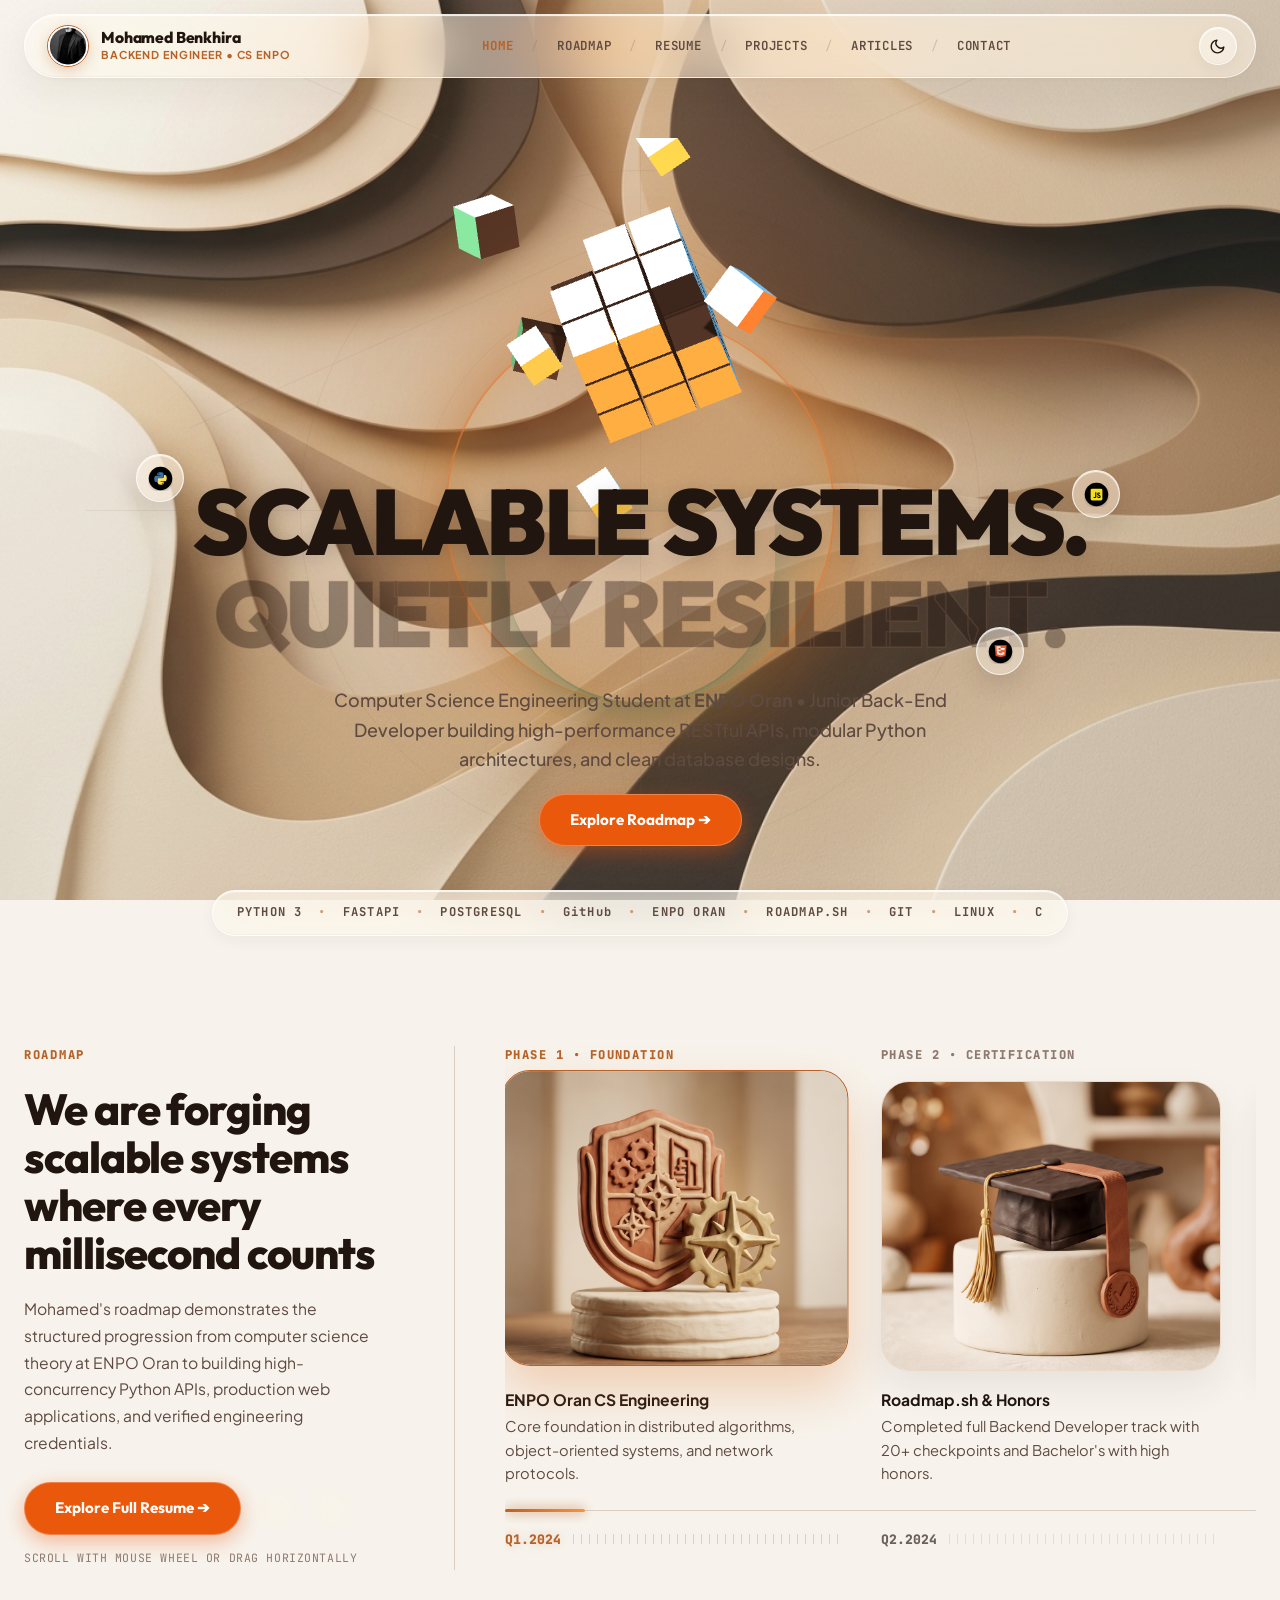
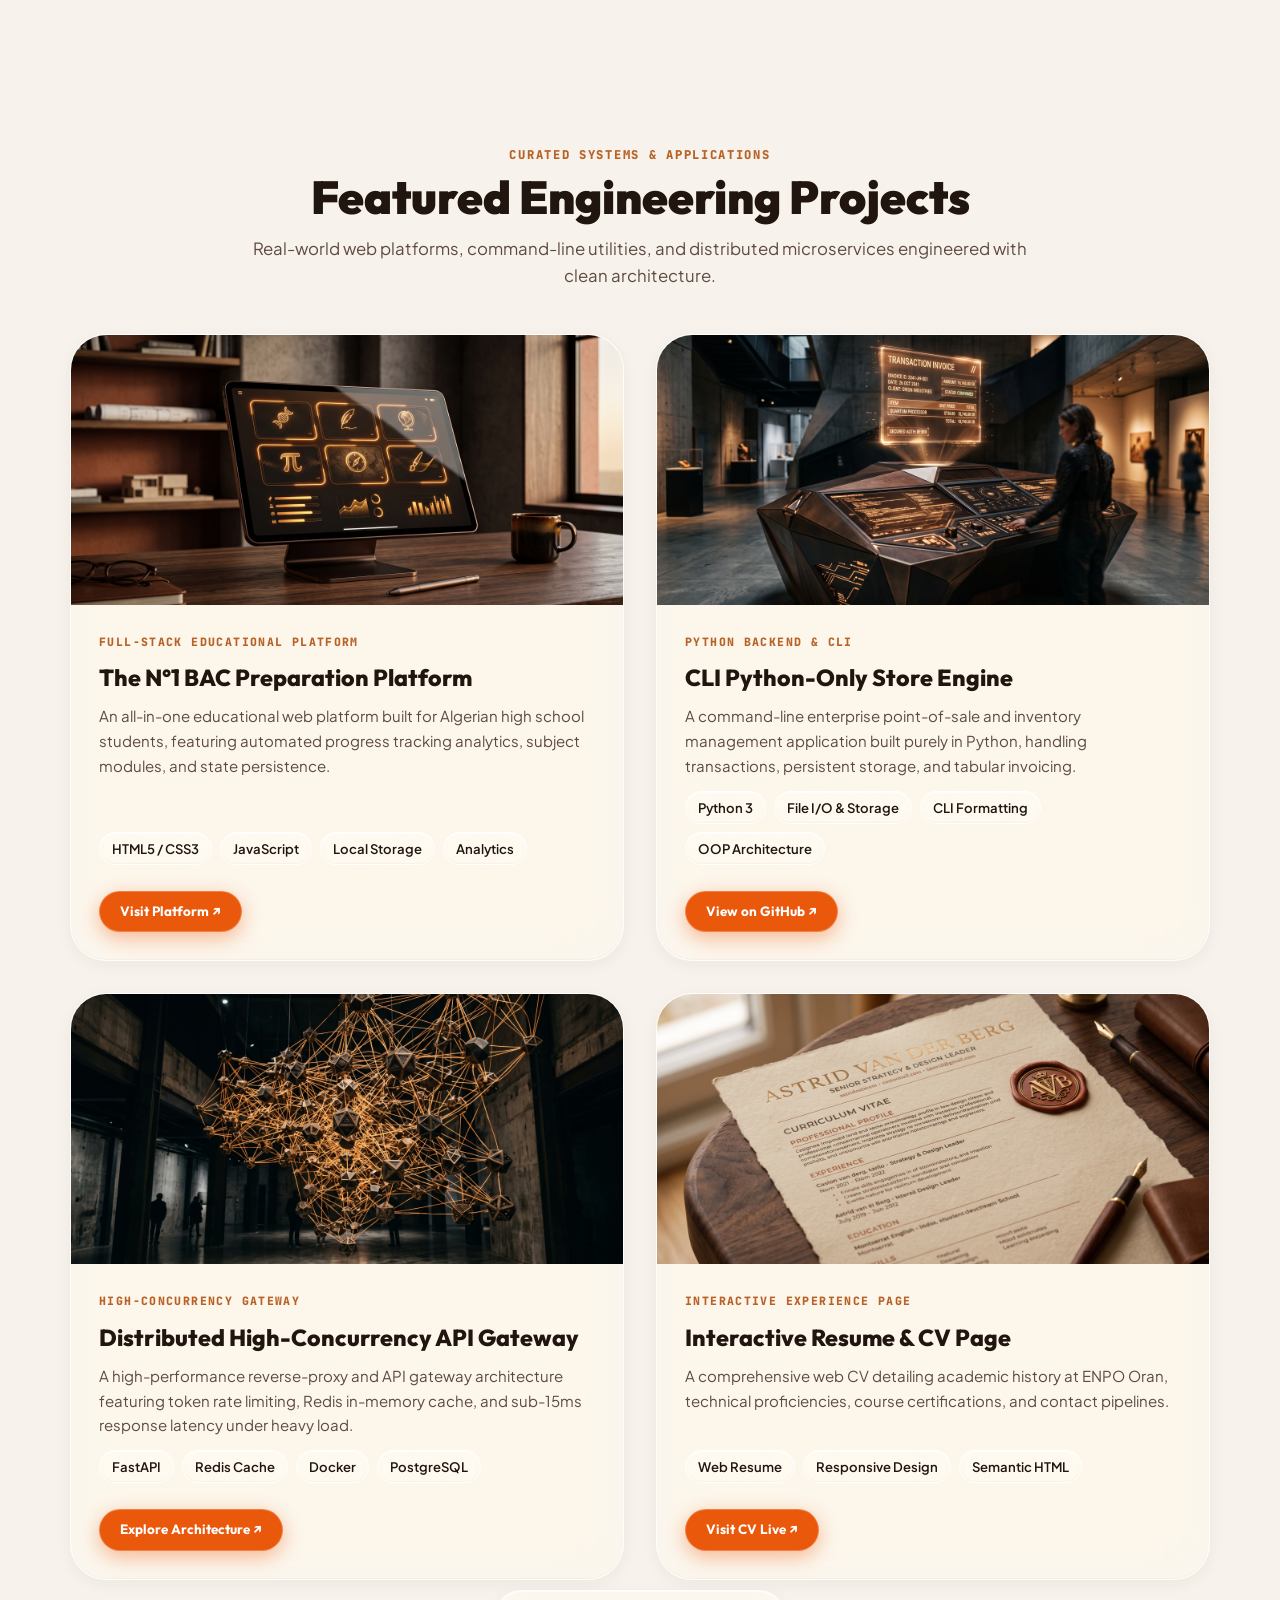
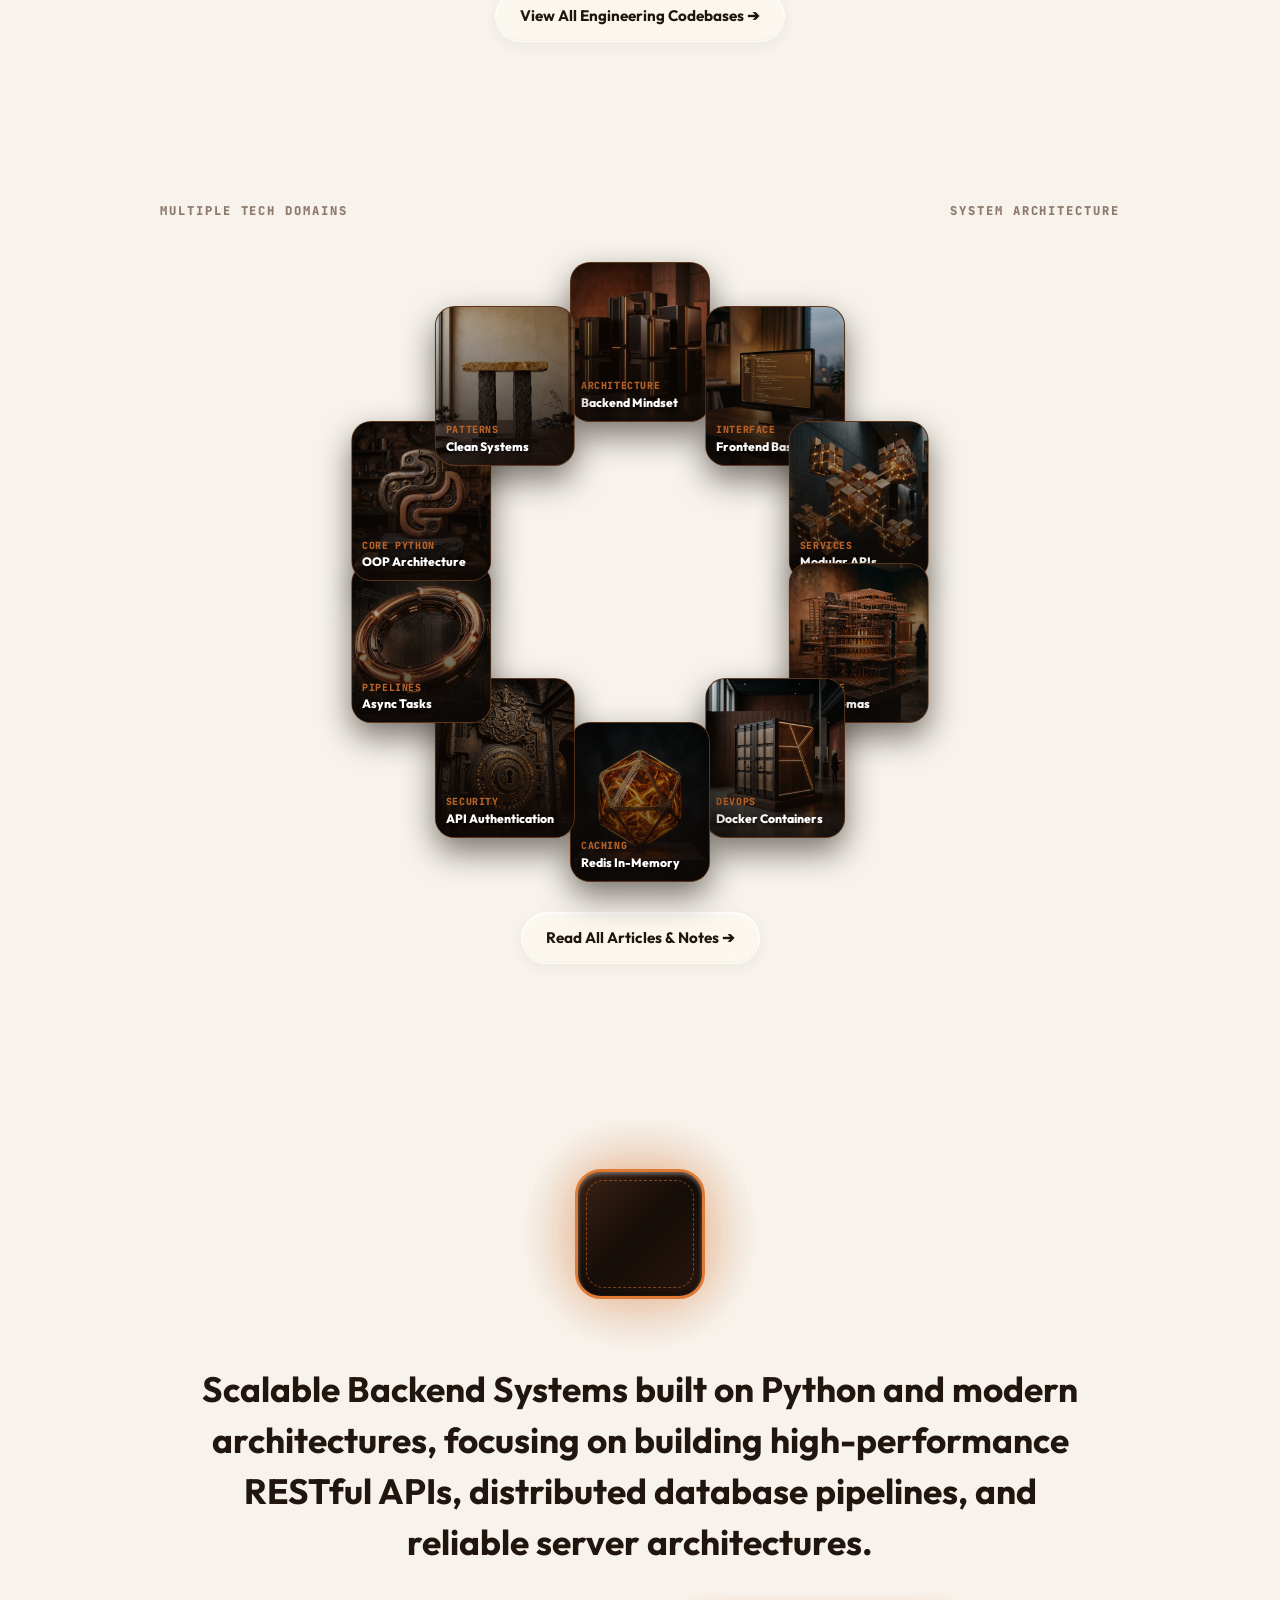
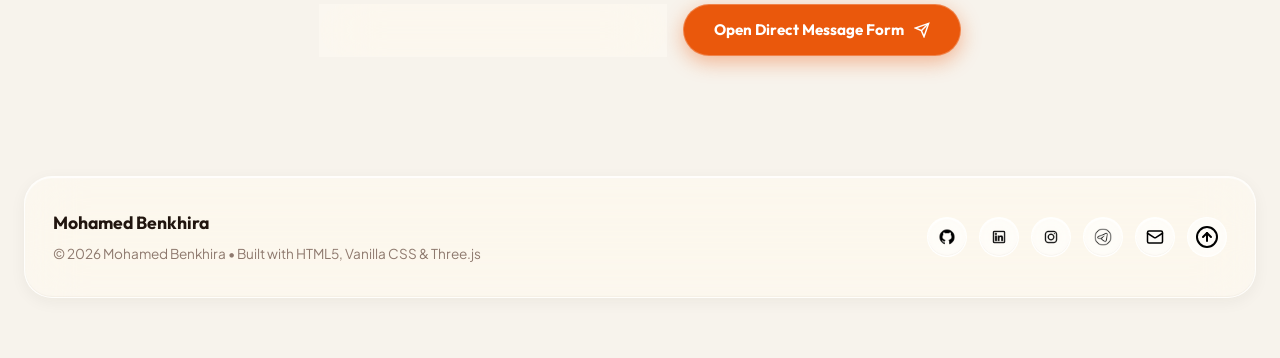
<file: index.html>
<!DOCTYPE html>
<html lang="en" data-theme="light">

<head>
  <meta charset="UTF-8">
  <meta name="viewport" content="width=device-width, initial-scale=1.0">
  <title>Mohamed Benkhira | Scalable Backend Systems & CS Engineering</title>
  <meta name="description"
    content="Portfolio of Mohamed Benkhira - Junior Backend Developer & CS Engineering Student at ENPO Oran. Specialized in Python, scalable web architectures, and RESTful APIs.">
  <meta property="og:title" content="Mohamed Benkhira - Scalable Backend Systems">
  <meta property="og:description" content="Junior Backend Developer & Software Engineering Portfolio">
  <meta property="og:image" content="res/portfolio.jpg">

  <link rel="icon" href="res/ico.svg" type="image/svg+xml">
  <link rel="stylesheet" href="style.css">

  <!-- Local Three.js 3D Engine -->
  <script src="res/three.min.js"></script>
</head>

<body id="top">
  <!-- Sculptural Background Canvas Layer -->
  <div class="background-canvas" aria-hidden="true"></div>
  <div class="ambient-glow" aria-hidden="true"></div>

  <!-- Floating Center-Bottom Dock Bar -->
  <aside class="floating-dock-bar" id="floating-center-dock" aria-label="Quick Navigation Dock">
    <a href="#top" class="dock-logo-btn" title="Back to Top" aria-label="Back to Top">
      <img src="res/portfolio.jpg" alt="Mohamed Benkhira" class="dock-avatar-img">
    </a>

    <div class="dock-divider"></div>

    <ul class="dock-nav-list">
      <li class="dock-item">
        <a href="#top" class="dock-link-btn active" aria-label="Home">
          <svg viewBox="0 0 24 24" fill="none" stroke-width="2" stroke-linecap="round" stroke-linejoin="round">
            <path d="M3 9l9-7 9 7v11a2 2 0 0 1-2 2H5a2 2 0 0 1-2-2z"></path>
            <polyline points="9 22 9 12 15 12 15 22"></polyline>
          </svg>
        </a>
        <span class="dock-tooltip">Home</span>
      </li>

      <li class="dock-item">
        <a href="#journey" class="dock-link-btn" aria-label="Roadmap">
          <svg viewBox="0 0 24 24" fill="none" stroke-width="2" stroke-linecap="round" stroke-linejoin="round">
            <path d="M20 21v-2a4 4 0 0 0-4-4H8a4 4 0 0 0-4 4v2"></path>
            <circle cx="12" cy="7" r="4"></circle>
          </svg>
        </a>
        <span class="dock-tooltip">Roadmap</span>
      </li>

      <li class="dock-item">
        <a href="resume.html" class="dock-link-btn" aria-label="Resume">
          <svg viewBox="0 0 24 24" fill="none" stroke-width="2" stroke-linecap="round" stroke-linejoin="round">
            <path d="M14 2H6a2 2 0 0 0-2 2v16a2 2 0 0 0 2 2h12a2 2 0 0 0 2-2V8z"></path>
            <polyline points="14 2 14 8 20 8"></polyline>
            <line x1="16" y1="13" x2="8" y2="13"></line>
            <line x1="16" y1="17" x2="8" y2="17"></line>
          </svg>
        </a>
        <span class="dock-tooltip">Resume</span>
      </li>

      <li class="dock-item">
        <a href="projects.html" class="dock-link-btn" aria-label="Projects">
          <svg viewBox="0 0 24 24" fill="none" stroke-width="2" stroke-linecap="round" stroke-linejoin="round">
            <rect x="2" y="7" width="20" height="14" rx="2" ry="2"></rect>
            <path d="M16 21V5a2 2 0 0 0-2-2h-4a2 2 0 0 0-2 2v16"></path>
          </svg>
        </a>
        <span class="dock-tooltip">Projects</span>
      </li>

      <li class="dock-item">
        <a href="#articles" class="dock-link-btn" aria-label="Articles">
          <svg viewBox="0 0 24 24" fill="none" stroke-width="2" stroke-linecap="round" stroke-linejoin="round">
            <circle cx="12" cy="12" r="10"></circle>
            <polygon points="12 8 8 12 12 16 16 12 12 8"></polygon>
          </svg>
        </a>
        <span class="dock-tooltip">Articles</span>
      </li>

      <li class="dock-item">
        <a href="#contact" class="dock-link-btn" aria-label="Contact">
          <svg viewBox="0 0 24 24" fill="none" stroke-width="2" stroke-linecap="round" stroke-linejoin="round">
            <path d="M4 4h16c1.1 0 2 .9 2 2v12c0 1.1-.9 2-2 2H4c-1.1 0-2-.9-2-2V6c0-1.1.9-2 2-2z"></path>
            <polyline points="22,6 12,13 2,6"></polyline>
          </svg>
        </a>
        <span class="dock-tooltip">Contact</span>
      </li>
    </ul>

    <div class="dock-divider"></div>

    <div class="dock-item">
      <button type="button" class="dock-link-btn theme-toggle-trigger" aria-label="Toggle Theme">
        <svg class="moon-icon" viewBox="0 0 24 24" fill="none" stroke-width="2" stroke-linecap="round"
          stroke-linejoin="round">
          <path d="M21 12.79A9 9 0 1 1 11.21 3 7 7 0 0 0 21 12.79z"></path>
        </svg>
        <svg class="sun-icon" viewBox="0 0 24 24" fill="none" stroke-width="2" stroke-linecap="round"
          stroke-linejoin="round">
          <circle cx="12" cy="12" r="5"></circle>
          <line x1="12" y1="1" x2="12" y2="3"></line>
          <line x1="12" y1="21" x2="12" y2="23"></line>
          <line x1="4.22" y1="4.22" x2="5.64" y2="5.64"></line>
          <line x1="18.36" y1="18.36" x2="19.78" y2="19.78"></line>
          <line x1="1" y1="12" x2="3" y2="12"></line>
          <line x1="21" y1="12" x2="23" y2="12"></line>
          <line x1="4.22" y1="19.78" x2="5.64" y2="18.36"></line>
          <line x1="18.36" y1="5.64" x2="19.78" y2="4.22"></line>
        </svg>
      </button>
      <span class="dock-tooltip">Toggle Theme</span>
    </div>
  </aside>

  <div class="app-container">
    <!-- Top Editorial Liquid Glass Header -->
    <header class="site-header editorial-header">
      <a href="#about" class="logo-btn" id="logo-btn" title="About Mohamed Benkhira" aria-label="Go to About Me">
        <div class="logo-circle">
          <img src="res/portfolio.jpg" alt="Mohamed Benkhira" class="logo-avatar-img">
        </div>
        <div class="logo-text">
          <span class="logo-name">Mohamed Benkhira</span>
          <span class="logo-role">Backend Engineer &bull; CS ENPO</span>
        </div>
      </a>

      <nav aria-label="Primary Navigation" class="editorial-nav">
        <a href="#top" class="editorial-nav-item active">HOME</a>
        <span class="slash-divider">/</span>
        <a href="#journey" class="editorial-nav-item">ROADMAP</a>
        <span class="slash-divider">/</span>
        <a href="resume.html" class="editorial-nav-item">RESUME</a>
        <span class="slash-divider">/</span>
        <a href="projects.html" class="editorial-nav-item">PROJECTS</a>
        <span class="slash-divider">/</span>
        <a href="articl.html" class="editorial-nav-item">ARTICLES</a>
        <span class="slash-divider">/</span>
        <a href="contact.html" class="editorial-nav-item">CONTACT</a>
      </nav>

      <div class="header-actions">
        <button type="button" class="theme-toggle-btn theme-toggle-trigger" id="theme-toggle-btn"
          aria-label="Toggle Theme (Light / Dark Mode)">
          <svg class="moon-icon" viewBox="0 0 24 24" fill="none" stroke-width="2" stroke-linecap="round"
            stroke-linejoin="round">
            <path d="M21 12.79A9 9 0 1 1 11.21 3 7 7 0 0 0 21 12.79z"></path>
          </svg>
          <svg class="sun-icon" viewBox="0 0 24 24" fill="none" stroke-width="2" stroke-linecap="round"
            stroke-linejoin="round">
            <circle cx="12" cy="12" r="5"></circle>
            <line x1="12" y1="1" x2="12" y2="3"></line>
            <line x1="12" y1="21" x2="12" y2="23"></line>
            <line x1="4.22" y1="4.22" x2="5.64" y2="5.64"></line>
            <line x1="18.36" y1="18.36" x2="19.78" y2="19.78"></line>
            <line x1="1" y1="12" x2="3" y2="12"></line>
            <line x1="21" y1="12" x2="23" y2="12"></line>
            <line x1="4.22" y1="19.78" x2="5.64" y2="18.36"></line>
            <line x1="18.36" y1="5.64" x2="19.78" y2="4.22"></line>
          </svg>
        </button>
      </div>
    </header>

    <!-- Main Hero Section -->
    <main>
      <section class="hero-section editorial-hero" id="hero">
        <div class="hero-reticle-grid" aria-hidden="true">
          <div class="reticle-line diagonal-1"></div>
          <div class="reticle-line diagonal-2"></div>
          <div class="reticle-line horizontal"></div>
          <div class="reticle-line vertical"></div>
          <div class="reticle-orbit orbit-outer"></div>
          <div class="reticle-orbit orbit-inner"></div>
        </div>

        <div class="hero-halo-ring" aria-hidden="true">
          <div class="halo-core-glow"></div>
        </div>

        <!-- Center Stage: 3D Rubik's Cube -->
        <div class="hero-center-visual">
          <div class="cube-visual-container">
            <div class="cube-canvas-wrapper" id="cube-canvas-container">
              <canvas id="cube-canvas"></canvas>
            </div>
          </div>
        </div>

        <!-- Giant Architectural Typography with Scrambled Badges -->
        <div class="hero-title-container editorial-title-container">
          <div class="floating-tech-icon icon-python" title="Python 3">
            <img src="res/badge-python.svg" alt="Python">
          </div>
          <div class="floating-tech-icon icon-js" title="JavaScript">
            <img src="res/badge-js.svg" alt="JavaScript">
          </div>
          <div class="floating-tech-icon icon-html" title="HTML5">
            <img src="res/badge-html.svg" alt="HTML5">
          </div>

          <h1 class="hero-giant-title">
            <span class="title-line-1">SCALABLE SYSTEMS.</span>
            <span class="title-line-2">QUIETLY RESILIENT.</span>
          </h1>
        </div>

        <!-- Narrative Block -->
        <div class="hero-narrative-block">
          <p class="hero-editorial-desc">
            Computer Science Engineering Student at <strong>ENPO Oran</strong> &bull; Junior Back-End Developer building
            high-performance RESTful APIs, modular Python architectures, and clean database designs.
          </p>

          <div class="hero-cta-group editorial-cta-group">
            <a href="#journey" class="btn-primary">
              <span>Explore Roadmap ➔</span>
            </a>
          </div>
        </div>

        <!-- Bottom Tech & Trust Ribbon Marquee -->
        <div class="hero-tech-strip" aria-label="Core Technologies & Affiliations">
          <div class="tech-strip-item"><span>PYTHON 3</span></div>
          <div class="tech-strip-dot">&bull;</div>
          <div class="tech-strip-item"><span>FASTAPI</span></div>
          <div class="tech-strip-dot">&bull;</div>
          <div class="tech-strip-item"><span>POSTGRESQL</span></div>
          <div class="tech-strip-dot">&bull;</div>
          <div class="tech-strip-item"><span>GitHub</span></div>
          <div class="tech-strip-dot">&bull;</div>
          <div class="tech-strip-item"><span>ENPO ORAN</span></div>
          <div class="tech-strip-dot">&bull;</div>
          <div class="tech-strip-item"><span>ROADMAP.SH</span></div>
          <div class="tech-strip-dot">&bull;</div>
          <div class="tech-strip-item"><span>GIT</span></div>
          <div class="tech-strip-dot">&bull;</div>
          <div class="tech-strip-item"><span>LINUX</span></div>
          <div class="tech-strip-dot">&bull;</div>
          <div class="tech-strip-item"><span> C </span></div>
        </div>
      </section>

      <!-- ====================================================================
           3. Merged Continuous Horizontal Roadmap Scroller (Exact Match to Images 3, 4, 5)
           ==================================================================== -->
      <section class="horizontal-journey-section" id="journey">
        <div class="journey-wrapper">
          <!-- Left Column (Sticky narrative matching EchoFi) -->
          <div class="journey-left-block">
            <div class="journey-badge-tag">ROADMAP</div>
            <h2 class="journey-giant-heading">We are forging scalable systems where every millisecond counts</h2>
            <p class="journey-desc-text">
              Mohamed's roadmap demonstrates the structured progression from computer science theory at ENPO Oran to
              building high-concurrency Python APIs, production web applications, and verified engineering credentials.
            </p>

            <div class="journey-controls-row">
              <a href="resume.html" class="btn-primary">
                <span>Explore Full Resume ➔</span>
              </a>
              <div class="journey-arrow-nav">
                <button type="button" class="journey-nav-btn" id="journey-prev-btn" aria-label="Previous Phase"
                  title="Previous Phase">
                  <svg width="18" height="18" viewBox="0 0 24 24" fill="none" stroke="currentColor" stroke-width="2.5">
                    <polyline points="15 18 9 12 15 6"></polyline>
                  </svg>
                </button>
                <button type="button" class="journey-nav-btn" id="journey-next-btn" aria-label="Next Phase"
                  title="Next Phase">
                  <svg width="18" height="18" viewBox="0 0 24 24" fill="none" stroke="currentColor" stroke-width="2.5">
                    <polyline points="9 18 15 12 9 6"></polyline>
                  </svg>
                </button>
              </div>
            </div>
            <span class="journey-scroll-hint">Scroll with mouse wheel or drag horizontally</span>
          </div>

          <!-- Vertical Split Line -->
          <div class="journey-vertical-divider"></div>

          <!-- Right Horizontal Conveyor (Phases 1 to 5) -->
          <div class="journey-track-viewport" id="journey-track-viewport">
            <div class="journey-cards-track" id="journey-cards-track">
              <!-- Phase 1 -->
              <div class="journey-phase-card is-active-phase" data-phase-index="0">
                <div class="phase-header-tag">PHASE 1 &bull; FOUNDATION</div>
                <div class="phase-visual-card">
                  <img src="res/phase1-shield.jpg" onerror="this.onerror=null; this.src='res/phase1-shield.svg';"
                    alt="Phase 1: Academic Foundation">
                </div>
                <div class="phase-caption-text">
                  <strong>ENPO Oran CS Engineering</strong>
                  Core foundation in distributed algorithms, object-oriented systems, and network protocols.
                </div>
              </div>

              <!-- Phase 2 -->
              <div class="journey-phase-card" data-phase-index="1">
                <div class="phase-header-tag">PHASE 2 &bull; CERTIFICATION</div>
                <div class="phase-visual-card">
                  <img src="res/phase2-cert.jpg" onerror="this.onerror=null; this.src='res/phase2-cert.svg';"
                    alt="Phase 2: Verified Track Certifications">
                </div>
                <div class="phase-caption-text">
                  <strong>Roadmap.sh & Honors</strong>
                  Completed full Backend Developer track with 20+ checkpoints and Bachelor's with high honors.
                </div>
              </div>

              <!-- Phase 3 -->
              <div class="journey-phase-card" data-phase-index="2">
                <div class="phase-header-tag">PHASE 3 &bull; CODEBASES</div>
                <div class="phase-visual-card">
                  <img src="res/phase3-milestones.jpg"
                    onerror="this.onerror=null; this.src='res/phase3-milestones.svg';"
                    alt="Phase 3: Milestones & Repositories">
                </div>
                <div class="phase-caption-text">
                  <strong>+20 Checkpoints & +50 Repos</strong>
                  Extensive open-source codebases, Docker containerization, and EPC CS department leadership.
                </div>
              </div>

              <!-- Phase 4 -->
              <div class="journey-phase-card" data-phase-index="3">
                <div class="phase-header-tag">PHASE 4 &bull; PRODUCTION</div>
                <div class="phase-visual-card">
                  <img src="res/phase4-platform.jpg" onerror="this.onerror=null; this.src='res/phase4-platform.svg';"
                    alt="Phase 4: Production Builds">
                </div>
                <div class="phase-caption-text">
                  <strong>BAC Platform & Store Engine</strong>
                  Live educational prep platform with analytics & Python CLI inventory transaction engine.
                </div>
              </div>

              <!-- Phase 5 -->
              <div class="journey-phase-card" data-phase-index="4">
                <div class="phase-header-tag">PHASE 5 &bull; DISTINCTION</div>
                <div class="phase-visual-card">
                  <img src="res/phase5-endorsements.jpg"
                    onerror="this.onerror=null; this.src='res/phase5-endorsements.svg';" alt="Phase 5: Endorsements">
                </div>
                <div class="phase-caption-text">
                  <strong>Academic Recommendations</strong>
                  Distinguished endorsements from Prof. Medjati Rafik, Prof. Nemchi, and Prof. Halima Salem.
                </div>
              </div>
            </div>

            <!-- Bottom Continuous Timeline Ruler Axis -->
            <div class="journey-timeline-ruler-wrap">
              <div class="ruler-progress-line" id="ruler-progress-line"></div>
              <div class="journey-timeline-ruler" id="journey-timeline-ruler">
                <div class="ruler-milestone is-active" data-phase="0">
                  <span class="ruler-date">Q1.2024</span>
                  <div class="ruler-ticks-bar"></div>
                </div>
                <div class="ruler-milestone" data-phase="1">
                  <span class="ruler-date">Q2.2024</span>
                  <div class="ruler-ticks-bar"></div>
                </div>
                <div class="ruler-milestone" data-phase="2">
                  <span class="ruler-date">Q3.2025</span>
                  <div class="ruler-ticks-bar"></div>
                </div>
                <div class="ruler-milestone" data-phase="3">
                  <span class="ruler-date">Q4.2025</span>
                  <div class="ruler-ticks-bar"></div>
                </div>
                <div class="ruler-milestone" data-phase="4">
                  <span class="ruler-date">Q1.2026</span>
                  <div class="ruler-ticks-bar"></div>
                </div>
              </div>
            </div>
          </div>
        </div>
      </section>

      <!-- ====================================================================
           4. Featured Engineering Projects Section
           ==================================================================== -->
      <section class="featured-projects-section" id="projects" style="padding: 90px 0 60px;">
        <div class="contact-hero-header" style="margin-bottom: 44px;">
          <span class="section-tag">Curated Systems & Applications</span>
          <h2 class="section-title" style="font-size: clamp(2.2rem, 3.6vw, 3.2rem);">Featured Engineering Projects</h2>
          <p class="section-subtitle">Real-world web platforms, command-line utilities, and distributed microservices
            engineered with clean architecture.</p>
        </div>

        <!-- Projects Grid -->
        <div class="projects-grid">
          <!-- Project 1: BAC Platform -->
          <div class="project-card">
            <div class="project-image-wrap">
              <img src="res/project-bac.jpg" onerror="this.onerror=null; this.src='res/project-bac-3d.svg';"
                alt="BAC Platform 3D Showcase" loading="lazy">
            </div>
            <div class="project-info">
              <span class="project-badge">Full-Stack Educational Platform</span>
              <h3 class="project-title">The N°1 BAC Preparation Platform</h3>
              <p class="project-desc">
                An all-in-one educational web platform built for Algerian high school students, featuring automated
                progress tracking analytics, subject modules, and state persistence.
              </p>
              <div class="skills-pill-group">
                <span class="skill-pill">HTML5 / CSS3</span>
                <span class="skill-pill">JavaScript</span>
                <span class="skill-pill">Local Storage</span>
                <span class="skill-pill">Analytics</span>
              </div>
              <div class="project-footer">
                <a href="https://benm07amed48-netizen.github.io/bac-site/" target="_blank" class="btn-primary"
                  style="padding: 9px 20px; font-size: 0.84rem;">
                  <span>Visit Platform ↗</span>
                </a>
              </div>
            </div>
          </div>

          <!-- Project 2: CLI Store -->
          <div class="project-card">
            <div class="project-image-wrap">
              <img src="res/project-store.jpg" onerror="this.onerror=null; this.src='res/project-store-3d.svg';"
                alt="CLI Python-Only Store Engine 3D" loading="lazy">
            </div>
            <div class="project-info">
              <span class="project-badge">Python Backend &amp; CLI</span>
              <h3 class="project-title">CLI Python-Only Store Engine</h3>
              <p class="project-desc">
                A command-line enterprise point-of-sale and inventory management application built purely in Python,
                handling transactions, persistent storage, and tabular invoicing.
              </p>
              <div class="skills-pill-group">
                <span class="skill-pill">Python 3</span>
                <span class="skill-pill">File I/O &amp; Storage</span>
                <span class="skill-pill">CLI Formatting</span>
                <span class="skill-pill">OOP Architecture</span>
              </div>
              <div class="project-footer">
                <a href="https://github.com/benm07amed48-netizen/Store-with-python-only" target="_blank"
                  class="btn-primary" style="padding: 9px 20px; font-size: 0.84rem;">
                  <span>View on GitHub ↗</span>
                </a>
              </div>
            </div>
          </div>

          <!-- Project 3: Distributed API Gateway -->
          <div class="project-card">
            <div class="project-image-wrap">
              <img src="res/project-gateway.jpg" onerror="this.onerror=null; this.src='res/project-gateway-3d.svg';"
                alt="Distributed API Gateway 3D" loading="lazy">
            </div>
            <div class="project-info">
              <span class="project-badge">High-Concurrency Gateway</span>
              <h3 class="project-title">Distributed High-Concurrency API Gateway</h3>
              <p class="project-desc">
                A high-performance reverse-proxy and API gateway architecture featuring token rate limiting, Redis
                in-memory cache, and sub-15ms response latency under heavy load.
              </p>
              <div class="skills-pill-group">
                <span class="skill-pill">FastAPI</span>
                <span class="skill-pill">Redis Cache</span>
                <span class="skill-pill">Docker</span>
                <span class="skill-pill">PostgreSQL</span>
              </div>
              <div class="project-footer">
                <a href="projects.html" class="btn-primary" style="padding: 9px 20px; font-size: 0.84rem;">
                  <span>Explore Architecture ↗</span>
                </a>
              </div>
            </div>
          </div>

          <!-- Project 4: Interactive CV -->
          <div class="project-card">
            <div class="project-image-wrap">
              <img src="res/project-cv.jpg" onerror="this.onerror=null; this.src='res/project-cv-3d.svg';"
                alt="Interactive Resume &amp; CV Page 3D" loading="lazy">
            </div>
            <div class="project-info">
              <span class="project-badge">Interactive Experience Page</span>
              <h3 class="project-title">Interactive Resume &amp; CV Page</h3>
              <p class="project-desc">
                A comprehensive web CV detailing academic history at ENPO Oran, technical proficiencies, course
                certifications, and contact pipelines.
              </p>
              <div class="skills-pill-group">
                <span class="skill-pill">Web Resume</span>
                <span class="skill-pill">Responsive Design</span>
                <span class="skill-pill">Semantic HTML</span>
              </div>
              <div class="project-footer">
                <a href="https://benm07amed48-netizen.github.io/CV-page/" target="_blank" class="btn-primary"
                  style="padding: 9px 20px; font-size: 0.84rem;">
                  <span>Visit CV Live ↗</span>
                </a>
              </div>
            </div>
          </div>
        </div>

        <div style="text-align: center; margin-top: 10px;">
          <a href="projects.html" class="btn-secondary">
            <span>View All Engineering Codebases ➔</span>
          </a>
        </div>
      </section>

      <!-- ====================================================================
           4. Spinning Revolving Article Dial (Exact Match to Dark Image 2)
           ==================================================================== -->
      <section class="article-dial-section" id="articles">
        <div class="dial-section-header">
          <div class="dial-side-caption left">MULTIPLE TECH DOMAINS</div>
          <div class="dial-side-caption right">SYSTEM ARCHITECTURE</div>
        </div>

        <div class="article-dial-stage-wrapper">
          <div class="dial-wheel-orbit" id="article-dial-wheel">
            <!-- 10 circular cards with photographic covers & counter-rotation -->
            <div class="dial-card-node" style="--i: 0;" data-article-id="1">
              <div class="dial-card-inner">
                <img src="res/art-backend.jpg" alt="Backend Mindset" class="dial-card-photo">
                <div class="dial-card-scrim"></div>
                <div class="dial-node-meta">
                  <span class="dial-node-tag">ARCHITECTURE</span>
                  <span class="dial-node-title">Backend Mindset</span>
                </div>
              </div>
            </div>

            <div class="dial-card-node" style="--i: 1;" data-article-id="2">
              <div class="dial-card-inner">
                <img src="res/art-frontend.jpg" alt="Frontend Basics" class="dial-card-photo">
                <div class="dial-card-scrim"></div>
                <div class="dial-node-meta">
                  <span class="dial-node-tag">INTERFACE</span>
                  <span class="dial-node-title">Frontend Basics</span>
                </div>
              </div>
            </div>

            <div class="dial-card-node" style="--i: 2;" data-article-id="3">
              <div class="dial-card-inner">
                <img src="res/art-apis.jpg" alt="Modular APIs" class="dial-card-photo">
                <div class="dial-card-scrim"></div>
                <div class="dial-node-meta">
                  <span class="dial-node-tag">SERVICES</span>
                  <span class="dial-node-title">Modular APIs</span>
                </div>
              </div>
            </div>

            <div class="dial-card-node" style="--i: 3;" data-article-id="1">
              <div class="dial-card-inner">
                <img src="res/art-db.jpg" onerror="this.onerror=null; this.src='res/art-db.svg';" alt="Database Schemas"
                  class="dial-card-photo">
                <div class="dial-card-scrim"></div>
                <div class="dial-node-meta">
                  <span class="dial-node-tag">STORAGE</span>
                  <span class="dial-node-title">DB Schemas</span>
                </div>
              </div>
            </div>

            <div class="dial-card-node" style="--i: 4;" data-article-id="2">
              <div class="dial-card-inner">
                <img src="res/art-docker.jpg" onerror="this.onerror=null; this.src='res/art-docker.svg';"
                  alt="Dockerization" class="dial-card-photo">
                <div class="dial-card-scrim"></div>
                <div class="dial-node-meta">
                  <span class="dial-node-tag">DEVOPS</span>
                  <span class="dial-node-title">Docker Containers</span>
                </div>
              </div>
            </div>

            <div class="dial-card-node" style="--i: 5;" data-article-id="3">
              <div class="dial-card-inner">
                <img src="res/art-redis.jpg" onerror="this.onerror=null; this.src='res/art-redis.svg';"
                  alt="Redis Cache" class="dial-card-photo">
                <div class="dial-card-scrim"></div>
                <div class="dial-node-meta">
                  <span class="dial-node-tag">CACHING</span>
                  <span class="dial-node-title">Redis In-Memory</span>
                </div>
              </div>
            </div>

            <div class="dial-card-node" style="--i: 6;" data-article-id="1">
              <div class="dial-card-inner">
                <img src="res/art-security.jpg" onerror="this.onerror=null; this.src='res/art-security.svg';"
                  alt="API Security" class="dial-card-photo">
                <div class="dial-card-scrim"></div>
                <div class="dial-node-meta">
                  <span class="dial-node-tag">SECURITY</span>
                  <span class="dial-node-title">API Authentication</span>
                </div>
              </div>
            </div>

            <div class="dial-card-node" style="--i: 7;" data-article-id="2">
              <div class="dial-card-inner">
                <img src="res/art-queues.jpg" onerror="this.onerror=null; this.src='res/art-queues.svg';"
                  alt="Async Queues" class="dial-card-photo">
                <div class="dial-card-scrim"></div>
                <div class="dial-node-meta">
                  <span class="dial-node-tag">PIPELINES</span>
                  <span class="dial-node-title">Async Tasks</span>
                </div>
              </div>
            </div>

            <div class="dial-card-node" style="--i: 8;" data-article-id="3">
              <div class="dial-card-inner">
                <img src="res/art-python.jpg" onerror="this.onerror=null; this.src='res/art-python.svg';"
                  alt="Python 3 OOP" class="dial-card-photo">
                <div class="dial-card-scrim"></div>
                <div class="dial-node-meta">
                  <span class="dial-node-tag">CORE PYTHON</span>
                  <span class="dial-node-title">OOP Architecture</span>
                </div>
              </div>
            </div>

            <div class="dial-card-node" style="--i: 9;" data-article-id="1">
              <div class="dial-card-inner">
                <img src="res/art-clean.jpg" onerror="this.onerror=null; this.src='res/art-clean.svg';"
                  alt="Clean Systems" class="dial-card-photo">
                <div class="dial-card-scrim"></div>
                <div class="dial-node-meta">
                  <span class="dial-node-tag">PATTERNS</span>
                  <span class="dial-node-title">Clean Systems</span>
                </div>
              </div>
            </div>
          </div>
        </div>

        <div style="margin-top: 20px;">
          <a href="articl.html" class="btn-secondary">
            <span>Read All Articles & Notes ➔</span>
          </a>
        </div>
      </section>

      <!-- ====================================================================
           5. 3D Embossed Metallic Coin Contact Stage (Exact Match to Dark Image 1)
           ==================================================================== -->
      <section class="contact-coin-section" id="contact">
        <div class="contact-coin-stage">
          <div class="coin-glow-orbit"></div>
          <div class="metallic-coin-3d" id="contact-coin-3d" title="Click to Connect">
            <span class="coin-symbol-text">$</span>
          </div>
        </div>

        <p class="contact-coin-giant-statement">
          Scalable Backend Systems built on Python and modern architectures, focusing on building high-performance
          RESTful APIs, distributed database pipelines, and reliable server architectures.
        </p>

        <div class="contact-coin-action-row">
          <div class="email-copy-box">
            <span class="email-display-text" id="email-address-text">ben.m07amed.48@gmail.com</span>
            <button type="button" class="copy-btn" id="copy-email-btn" aria-label="Copy Email Address">
              <svg width="14" height="14" viewBox="0 0 24 24" fill="none" stroke="currentColor" stroke-width="2.5">
                <rect x="9" y="9" width="13" height="13" rx="2" ry="2"></rect>
                <path d="M5 15H4a2 2 0 0 1-2-2V4a2 2 0 0 1 2-2h9a2 2 0 0 1 2 2v1"></path>
              </svg>
              <span id="copy-btn-label">Copy</span>
            </button>
          </div>

          <a href="contact.html" class="btn-primary">
            <span>Open Direct Message Form</span>
            <svg width="16" height="16" viewBox="0 0 24 24" fill="none" stroke="currentColor" stroke-width="2.2">
              <line x1="22" y1="2" x2="11" y2="13"></line>
              <polygon points="22 2 15 22 11 13 2 9 22 2"></polygon>
            </svg>
          </a>
        </div>
      </section>
    </main>

    <!-- Reader Modal for Article Dial Clicks -->
    <div class="article-modal-backdrop" id="article-reader-modal" aria-hidden="true">
      <div class="article-modal-card">
        <button type="button" class="modal-close-btn" id="modal-close-btn" aria-label="Close modal">&times;</button>
        <span class="article-badge-chip" id="modal-article-tag">Backend Mindset</span>
        <h2 id="modal-article-title" style="font-size: 1.6rem;">Why I Chose Backend Development: The Myth of Artistic
          Talent</h2>
        <div id="modal-article-body" style="font-size: 1rem; color: var(--text-muted); line-height: 1.8;">
          <p>
            When I started programming, I worried about lacking an artistic eye for visual aesthetics or color
            combinations. I soon realized building software doesn't require being a visual artist; companies rely on
            dedicated UI/UX designers for visual interfaces, while a backend developer builds the internal engine,
            scalable endpoints, and reliable data pipelines.
          </p>
          <p style="margin-top: 14px;">
            Focusing purely on logic, structured algorithms, database normalization, and system reliability was the best
            decision for my engineering foundation.
          </p>
        </div>
        <div style="margin-top: 10px;">
          <a href="articl.html" class="btn-secondary" style="font-size: 0.86rem;">Read Full Discussion in Articles ➔</a>
        </div>
      </div>
    </div>

    <!-- Footer -->
    <footer class="site-footer">
      <div style="display: flex; flex-direction: column; gap: 6px;">
        <span style="font-weight: 700; font-family: var(--font-display); font-size: 1.1rem;">Mohamed Benkhira</span>
        <span class="footer-copy">&copy; 2026 Mohamed Benkhira &bull; Built with HTML5, Vanilla CSS & Three.js</span>
      </div>

      <ul class="footer-social-list" aria-label="Social and Contact Links">
        <li>
          <a href="https://github.com/benm07amed48-netizen" target="_blank" class="footer-social-btn"
            title="GitHub Profile">
            <img src="res/icons8-github-96.png" alt="GitHub">
          </a>
        </li>
        <li>
          <a href="https://www.linkedin.com/in/mohamed-benkhira-571951284" target="_blank" class="footer-social-btn"
            title="LinkedIn Profile">
            <img src="res/icons8-linkedin-96.png" alt="LinkedIn">
          </a>
        </li>
        <li>
          <a href="https://instagram.com/m.hamed.ben.20840/" target="_blank" class="footer-social-btn"
            title="Instagram Profile">
            <img src="res/icons8-instagram-logo-96.png" alt="Instagram">
          </a>
        </li>
        <li>
          <a href="https://t.me/Mohamed_Algeria_2026" target="_blank" class="footer-social-btn" title="Telegram">
            <img src="res/icons8-telegram-logo-96.png" alt="Telegram">
          </a>
        </li>
        <li>
          <a href="contact.html" class="footer-social-btn" title="Direct Contact">
            <img src="res/mail.svg" alt="Contact Email">
          </a>
        </li>
        <li>
          <a href="#top" class="back-to-top-btn" title="Back to Top" aria-label="Back to Top">
            <img src="res/circle-arrow-up.svg" alt="Up Arrow">
          </a>
        </li>
      </ul>
    </footer>
  </div>

  <script src="app.js"></script>
</body>

</html>
</file>
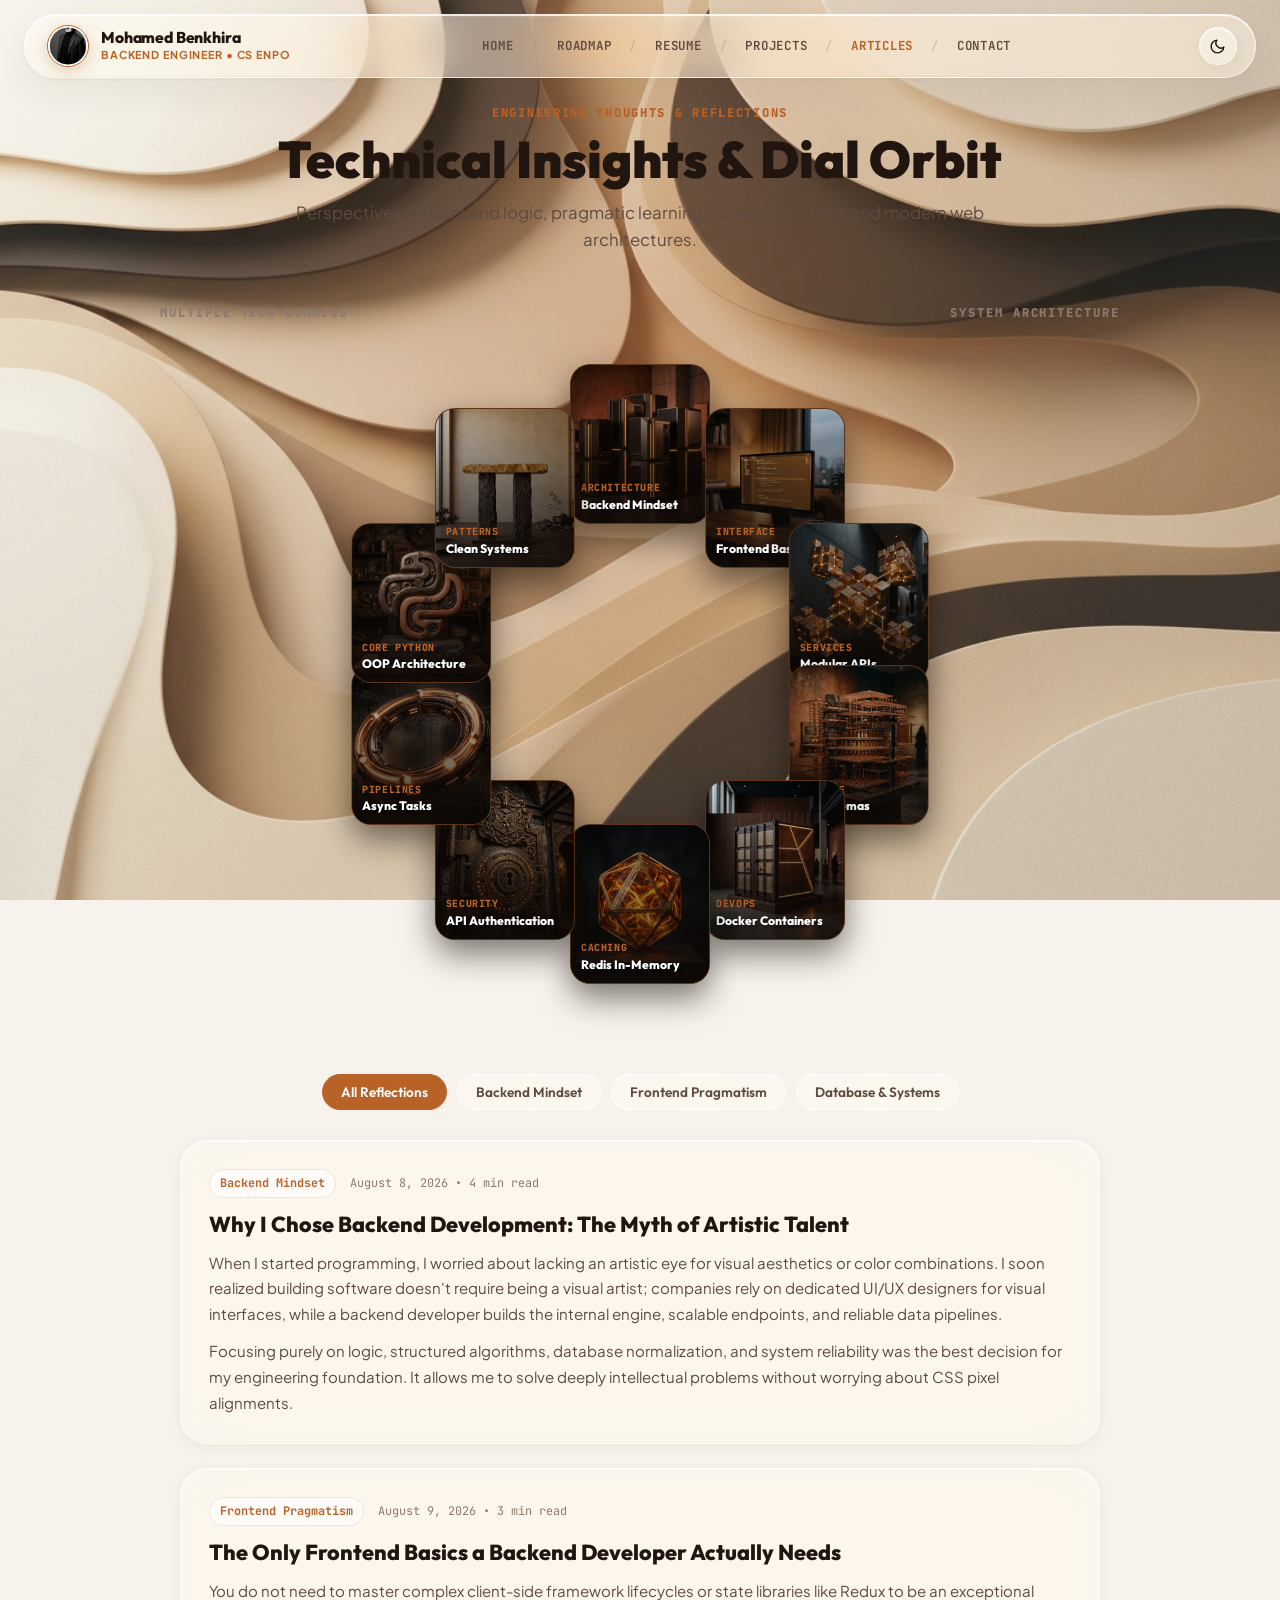
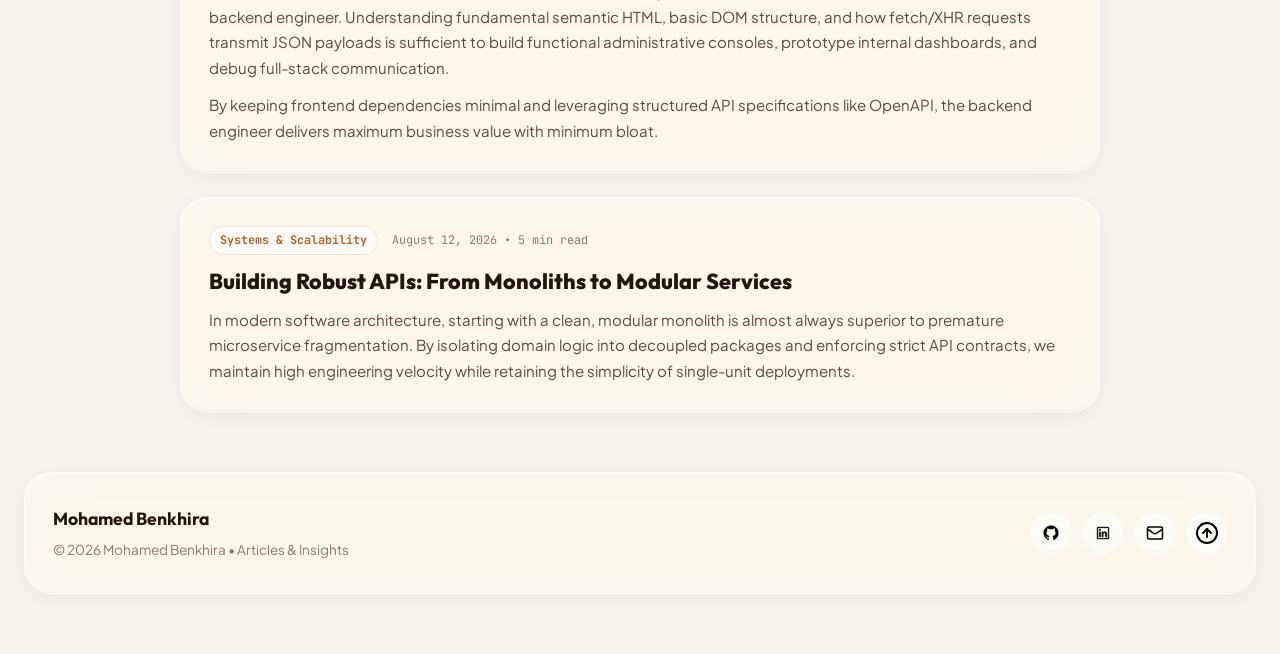
<file: articl.html>
<!DOCTYPE html>
<html lang="en" data-theme="light">

<head>
  <meta charset="UTF-8">
  <meta name="viewport" content="width=device-width, initial-scale=1.0">
  <title>Articles & Architectural Notes | Mohamed Benkhira</title>
  <meta name="description" content="Technical articles, reflections, and insights on backend architecture, Python engineering, and pragmatic software development by Mohamed Benkhira.">
  
  <link rel="icon" href="res/ico.svg" type="image/svg+xml">
  <link rel="stylesheet" href="style.css">
</head>

<body id="top">
  <!-- Background Canvas Layer -->
  <div class="background-canvas" aria-hidden="true"></div>
  <div class="ambient-glow" aria-hidden="true"></div>

  <!-- Floating Center-Bottom Dock Bar -->
  <aside class="floating-dock-bar" id="floating-center-dock" aria-label="Quick Navigation Dock">
    <a href="index.html#top" class="dock-logo-btn" title="Back to Home" aria-label="Back to Home">
      <img src="res/portfolio.jpg" alt="Mohamed Benkhira" class="dock-avatar-img">
    </a>

    <div class="dock-divider"></div>

    <ul class="dock-nav-list">
      <li class="dock-item">
        <a href="index.html#top" class="dock-link-btn" aria-label="Home">
          <svg viewBox="0 0 24 24" fill="none" stroke-width="2" stroke-linecap="round" stroke-linejoin="round">
            <path d="M3 9l9-7 9 7v11a2 2 0 0 1-2 2H5a2 2 0 0 1-2-2z"></path>
            <polyline points="9 22 9 12 15 12 15 22"></polyline>
          </svg>
        </a>
        <span class="dock-tooltip">Home</span>
      </li>

      <li class="dock-item">
        <a href="index.html#journey" class="dock-link-btn" aria-label="Roadmap">
          <svg viewBox="0 0 24 24" fill="none" stroke-width="2" stroke-linecap="round" stroke-linejoin="round">
            <path d="M20 21v-2a4 4 0 0 0-4-4H8a4 4 0 0 0-4 4v2"></path>
            <circle cx="12" cy="7" r="4"></circle>
          </svg>
        </a>
        <span class="dock-tooltip">Roadmap</span>
      </li>

      <li class="dock-item">
        <a href="resume.html" class="dock-link-btn" aria-label="Resume">
          <svg viewBox="0 0 24 24" fill="none" stroke-width="2" stroke-linecap="round" stroke-linejoin="round">
            <path d="M14 2H6a2 2 0 0 0-2 2v16a2 2 0 0 0 2 2h12a2 2 0 0 0 2-2V8z"></path>
            <polyline points="14 2 14 8 20 8"></polyline>
            <line x1="16" y1="13" x2="8" y2="13"></line>
            <line x1="16" y1="17" x2="8" y2="17"></line>
          </svg>
        </a>
        <span class="dock-tooltip">Resume</span>
      </li>

      <li class="dock-item">
        <a href="projects.html" class="dock-link-btn" aria-label="Projects">
          <svg viewBox="0 0 24 24" fill="none" stroke-width="2" stroke-linecap="round" stroke-linejoin="round">
            <rect x="2" y="7" width="20" height="14" rx="2" ry="2"></rect>
            <path d="M16 21V5a2 2 0 0 0-2-2h-4a2 2 0 0 0-2 2v16"></path>
          </svg>
        </a>
        <span class="dock-tooltip">Projects</span>
      </li>

      <li class="dock-item">
        <a href="articl.html" class="dock-link-btn active" aria-label="Articles">
          <svg viewBox="0 0 24 24" fill="none" stroke-width="2" stroke-linecap="round" stroke-linejoin="round">
            <circle cx="12" cy="12" r="10"></circle>
            <polygon points="12 8 8 12 12 16 16 12 12 8"></polygon>
          </svg>
        </a>
        <span class="dock-tooltip">Articles</span>
      </li>

      <li class="dock-item">
        <a href="contact.html" class="dock-link-btn" aria-label="Contact">
          <svg viewBox="0 0 24 24" fill="none" stroke-width="2" stroke-linecap="round" stroke-linejoin="round">
            <path d="M4 4h16c1.1 0 2 .9 2 2v12c0 1.1-.9 2-2 2H4c-1.1 0-2-.9-2-2V6c0-1.1.9-2 2-2z"></path>
            <polyline points="22,6 12,13 2,6"></polyline>
          </svg>
        </a>
        <span class="dock-tooltip">Contact</span>
      </li>
    </ul>

    <div class="dock-divider"></div>

    <div class="dock-item">
      <button type="button" class="dock-link-btn theme-toggle-trigger" aria-label="Toggle Theme">
        <svg class="moon-icon" viewBox="0 0 24 24" fill="none" stroke-width="2" stroke-linecap="round" stroke-linejoin="round">
          <path d="M21 12.79A9 9 0 1 1 11.21 3 7 7 0 0 0 21 12.79z"></path>
        </svg>
        <svg class="sun-icon" viewBox="0 0 24 24" fill="none" stroke-width="2" stroke-linecap="round" stroke-linejoin="round">
          <circle cx="12" cy="12" r="5"></circle>
          <line x1="12" y1="1" x2="12" y2="3"></line>
          <line x1="12" y1="21" x2="12" y2="23"></line>
          <line x1="4.22" y1="4.22" x2="5.64" y2="5.64"></line>
          <line x1="18.36" y1="18.36" x2="19.78" y2="19.78"></line>
          <line x1="1" y1="12" x2="3" y2="12"></line>
          <line x1="21" y1="12" x2="23" y2="12"></line>
          <line x1="4.22" y1="19.78" x2="5.64" y2="18.36"></line>
          <line x1="18.36" y1="5.64" x2="19.78" y2="4.22"></line>
        </svg>
      </button>
      <span class="dock-tooltip">Toggle Theme</span>
    </div>
  </aside>

  <div class="app-container">
    <!-- Top Editorial Liquid Glass Header -->
    <header class="site-header editorial-header">
      <a href="index.html#top" class="logo-btn" title="About Mohamed Benkhira" aria-label="Go to Home">
        <div class="logo-circle">
          <img src="res/portfolio.jpg" alt="Mohamed Benkhira" class="logo-avatar-img">
        </div>
        <div class="logo-text">
          <span class="logo-name">Mohamed Benkhira</span>
          <span class="logo-role">Backend Engineer &bull; CS ENPO</span>
        </div>
      </a>

      <nav aria-label="Primary Navigation" class="editorial-nav">
        <a href="index.html#top" class="editorial-nav-item">HOME</a>
        <span class="slash-divider">/</span>
        <a href="index.html#journey" class="editorial-nav-item">ROADMAP</a>
        <span class="slash-divider">/</span>
        <a href="resume.html" class="editorial-nav-item">RESUME</a>
        <span class="slash-divider">/</span>
        <a href="projects.html" class="editorial-nav-item">PROJECTS</a>
        <span class="slash-divider">/</span>
        <a href="articl.html" class="editorial-nav-item active">ARTICLES</a>
        <span class="slash-divider">/</span>
        <a href="contact.html" class="editorial-nav-item">CONTACT</a>
      </nav>

      <div class="header-actions">
        <button type="button" class="theme-toggle-btn theme-toggle-trigger" id="theme-toggle-btn" aria-label="Toggle Theme (Light / Dark Mode)">
          <svg class="moon-icon" viewBox="0 0 24 24" fill="none" stroke-width="2" stroke-linecap="round" stroke-linejoin="round">
            <path d="M21 12.79A9 9 0 1 1 11.21 3 7 7 0 0 0 21 12.79z"></path>
          </svg>
          <svg class="sun-icon" viewBox="0 0 24 24" fill="none" stroke-width="2" stroke-linecap="round" stroke-linejoin="round">
            <circle cx="12" cy="12" r="5"></circle>
            <line x1="12" y1="1" x2="12" y2="3"></line>
            <line x1="12" y1="21" x2="12" y2="23"></line>
            <line x1="4.22" y1="4.22" x2="5.64" y2="5.64"></line>
            <line x1="18.36" y1="18.36" x2="19.78" y2="19.78"></line>
            <line x1="1" y1="12" x2="3" y2="12"></line>
            <line x1="21" y1="12" x2="23" y2="12"></line>
            <line x1="4.22" y1="19.78" x2="5.64" y2="18.36"></line>
            <line x1="18.36" y1="5.64" x2="19.78" y2="4.22"></line>
          </svg>
        </button>
      </div>
    </header>

    <!-- Main Content -->
    <main>
      <section class="contact-hero-header">
        <span class="section-tag">Engineering Thoughts & Reflections</span>
        <h1 class="section-title">Technical Insights & Dial Orbit</h1>
        <p class="section-subtitle">Perspectives on backend logic, pragmatic learning curves, data flow, and modern web architectures.</p>
      </section>

      <!-- Revolving Dial Wheel Section -->
      <section class="article-dial-section" style="padding-top: 10px; padding-bottom: 50px;">
        <div class="dial-section-header">
          <div class="dial-side-caption left">MULTIPLE TECH DOMAINS</div>
          <div class="dial-side-caption right">SYSTEM ARCHITECTURE</div>
        </div>

        <div class="article-dial-stage-wrapper">
          <div class="dial-wheel-orbit" id="article-dial-wheel">
            <!-- 10 circular cards with photographic covers & counter-rotation -->
            <div class="dial-card-node" style="--i: 0;" data-article-id="1">
              <div class="dial-card-inner">
                <img src="res/art-backend.jpg" alt="Backend Mindset" class="dial-card-photo">
                <div class="dial-card-scrim"></div>
                <div class="dial-node-meta">
                  <span class="dial-node-tag">ARCHITECTURE</span>
                  <span class="dial-node-title">Backend Mindset</span>
                </div>
              </div>
            </div>

            <div class="dial-card-node" style="--i: 1;" data-article-id="2">
              <div class="dial-card-inner">
                <img src="res/art-frontend.jpg" alt="Frontend Basics" class="dial-card-photo">
                <div class="dial-card-scrim"></div>
                <div class="dial-node-meta">
                  <span class="dial-node-tag">INTERFACE</span>
                  <span class="dial-node-title">Frontend Basics</span>
                </div>
              </div>
            </div>

            <div class="dial-card-node" style="--i: 2;" data-article-id="3">
              <div class="dial-card-inner">
                <img src="res/art-apis.jpg" alt="Modular APIs" class="dial-card-photo">
                <div class="dial-card-scrim"></div>
                <div class="dial-node-meta">
                  <span class="dial-node-tag">SERVICES</span>
                  <span class="dial-node-title">Modular APIs</span>
                </div>
              </div>
            </div>

            <div class="dial-card-node" style="--i: 3;" data-article-id="1">
              <div class="dial-card-inner">
                <img src="res/art-db.jpg" onerror="this.onerror=null; this.src='res/art-db.svg';" alt="Database Schemas" class="dial-card-photo">
                <div class="dial-card-scrim"></div>
                <div class="dial-node-meta">
                  <span class="dial-node-tag">STORAGE</span>
                  <span class="dial-node-title">DB Schemas</span>
                </div>
              </div>
            </div>

            <div class="dial-card-node" style="--i: 4;" data-article-id="2">
              <div class="dial-card-inner">
                <img src="res/art-docker.jpg" onerror="this.onerror=null; this.src='res/art-docker.svg';" alt="Dockerization" class="dial-card-photo">
                <div class="dial-card-scrim"></div>
                <div class="dial-node-meta">
                  <span class="dial-node-tag">DEVOPS</span>
                  <span class="dial-node-title">Docker Containers</span>
                </div>
              </div>
            </div>

            <div class="dial-card-node" style="--i: 5;" data-article-id="3">
              <div class="dial-card-inner">
                <img src="res/art-redis.jpg" onerror="this.onerror=null; this.src='res/art-redis.svg';" alt="Redis Cache" class="dial-card-photo">
                <div class="dial-card-scrim"></div>
                <div class="dial-node-meta">
                  <span class="dial-node-tag">CACHING</span>
                  <span class="dial-node-title">Redis In-Memory</span>
                </div>
              </div>
            </div>

            <div class="dial-card-node" style="--i: 6;" data-article-id="1">
              <div class="dial-card-inner">
                <img src="res/art-security.jpg" onerror="this.onerror=null; this.src='res/art-security.svg';" alt="API Security" class="dial-card-photo">
                <div class="dial-card-scrim"></div>
                <div class="dial-node-meta">
                  <span class="dial-node-tag">SECURITY</span>
                  <span class="dial-node-title">API Authentication</span>
                </div>
              </div>
            </div>

            <div class="dial-card-node" style="--i: 7;" data-article-id="2">
              <div class="dial-card-inner">
                <img src="res/art-queues.jpg" onerror="this.onerror=null; this.src='res/art-queues.svg';" alt="Async Queues" class="dial-card-photo">
                <div class="dial-card-scrim"></div>
                <div class="dial-node-meta">
                  <span class="dial-node-tag">PIPELINES</span>
                  <span class="dial-node-title">Async Tasks</span>
                </div>
              </div>
            </div>

            <div class="dial-card-node" style="--i: 8;" data-article-id="3">
              <div class="dial-card-inner">
                <img src="res/art-python.jpg" onerror="this.onerror=null; this.src='res/art-python.svg';" alt="Python 3 OOP" class="dial-card-photo">
                <div class="dial-card-scrim"></div>
                <div class="dial-node-meta">
                  <span class="dial-node-tag">CORE PYTHON</span>
                  <span class="dial-node-title">OOP Architecture</span>
                </div>
              </div>
            </div>

            <div class="dial-card-node" style="--i: 9;" data-article-id="1">
              <div class="dial-card-inner">
                <img src="res/art-clean.jpg" onerror="this.onerror=null; this.src='res/art-clean.svg';" alt="Clean Systems" class="dial-card-photo">
                <div class="dial-card-scrim"></div>
                <div class="dial-node-meta">
                  <span class="dial-node-tag">PATTERNS</span>
                  <span class="dial-node-title">Clean Systems</span>
                </div>
              </div>
            </div>
          </div>
        </div>
      </section>

      <!-- Filter Bar -->
      <div class="article-filter-bar" aria-label="Filter articles by category">
        <button type="button" class="filter-chip active">All Reflections</button>
        <button type="button" class="filter-chip">Backend Mindset</button>
        <button type="button" class="filter-chip">Frontend Pragmatism</button>
        <button type="button" class="filter-chip">Database & Systems</button>
      </div>

      <!-- Articles Grid -->
      <div style="display: flex; flex-direction: column; gap: 24px; max-width: 920px; margin: 0 auto;">
        <!-- Article 1 -->
        <article class="article-card-enhanced" id="article-item-1">
          <div class="article-header-meta">
            <span class="article-badge-chip">Backend Mindset</span>
            <span class="article-read-time">August 8, 2026 &bull; 4 min read</span>
          </div>

          <h2 class="article-title-heading">Why I Chose Backend Development: The Myth of Artistic Talent</h2>

          <p class="article-body-p">
            When I started programming, I worried about lacking an artistic eye for visual aesthetics or color combinations. I soon realized building software doesn't require being a visual artist; companies rely on dedicated UI/UX designers for visual interfaces, while a backend developer builds the internal engine, scalable endpoints, and reliable data pipelines.
          </p>
          <p class="article-body-p">
            Focusing purely on logic, structured algorithms, database normalization, and system reliability was the best decision for my engineering foundation. It allows me to solve deeply intellectual problems without worrying about CSS pixel alignments.
          </p>
        </article>

        <!-- Article 2 -->
        <article class="article-card-enhanced" id="article-item-2">
          <div class="article-header-meta">
            <span class="article-badge-chip">Frontend Pragmatism</span>
            <span class="article-read-time">August 9, 2026 &bull; 3 min read</span>
          </div>

          <h2 class="article-title-heading">The Only Frontend Basics a Backend Developer Actually Needs</h2>

          <p class="article-body-p">
            You do not need to master complex client-side framework lifecycles or state libraries like Redux to be an exceptional backend engineer. Understanding fundamental semantic HTML, basic DOM structure, and how fetch/XHR requests transmit JSON payloads is sufficient to build functional administrative consoles, prototype internal dashboards, and debug full-stack communication.
          </p>
          <p class="article-body-p">
            By keeping frontend dependencies minimal and leveraging structured API specifications like OpenAPI, the backend engineer delivers maximum business value with minimum bloat.
          </p>
        </article>

        <!-- Article 3 -->
        <article class="article-card-enhanced" id="article-item-3">
          <div class="article-header-meta">
            <span class="article-badge-chip">Systems & Scalability</span>
            <span class="article-read-time">August 12, 2026 &bull; 5 min read</span>
          </div>

          <h2 class="article-title-heading">Building Robust APIs: From Monoliths to Modular Services</h2>

          <p class="article-body-p">
            In modern software architecture, starting with a clean, modular monolith is almost always superior to premature microservice fragmentation. By isolating domain logic into decoupled packages and enforcing strict API contracts, we maintain high engineering velocity while retaining the simplicity of single-unit deployments.
          </p>
        </article>
      </div>
    </main>

    <!-- Modal Reader -->
    <div class="article-modal-backdrop" id="article-reader-modal" aria-hidden="true">
      <div class="article-modal-card">
        <button type="button" class="modal-close-btn" id="modal-close-btn" aria-label="Close modal">&times;</button>
        <span class="article-badge-chip" id="modal-article-tag">Backend Mindset</span>
        <h2 id="modal-article-title" style="font-size: 1.6rem;">Why I Chose Backend Development: The Myth of Artistic Talent</h2>
        <div id="modal-article-body" style="font-size: 1rem; color: var(--text-muted); line-height: 1.8;">
          <p>
            When I started programming, I worried about lacking an artistic eye for visual aesthetics or color combinations. I soon realized building software doesn't require being a visual artist; companies rely on dedicated UI/UX designers for visual interfaces, while a backend developer builds the internal engine, scalable endpoints, and reliable data pipelines.
          </p>
        </div>
      </div>
    </div>

    <!-- Footer -->
    <footer class="site-footer">
      <div style="display: flex; flex-direction: column; gap: 6px;">
        <span style="font-weight: 700; font-family: var(--font-display); font-size: 1.1rem;">Mohamed Benkhira</span>
        <span class="footer-copy">&copy; 2026 Mohamed Benkhira &bull; Articles & Insights</span>
      </div>

      <ul class="footer-social-list" aria-label="Social Links">
        <li>
          <a href="https://github.com/benm07amed48-netizen" target="_blank" class="footer-social-btn" title="GitHub">
            <img src="res/icons8-github-96.png" alt="GitHub">
          </a>
        </li>
        <li>
          <a href="https://www.linkedin.com/in/mohamed-benkhira-571951284" target="_blank" class="footer-social-btn" title="LinkedIn">
            <img src="res/icons8-linkedin-96.png" alt="LinkedIn">
          </a>
        </li>
        <li>
          <a href="contact.html" class="footer-social-btn" title="Contact">
            <img src="res/mail.svg" alt="Email">
          </a>
        </li>
        <li>
          <a href="#top" class="back-to-top-btn" title="Back to Top" aria-label="Back to Top">
            <img src="res/circle-arrow-up.svg" alt="Up Arrow">
          </a>
        </li>
      </ul>
    </footer>
  </div>

  <script src="app.js"></script>
</body>

</html>
</file>
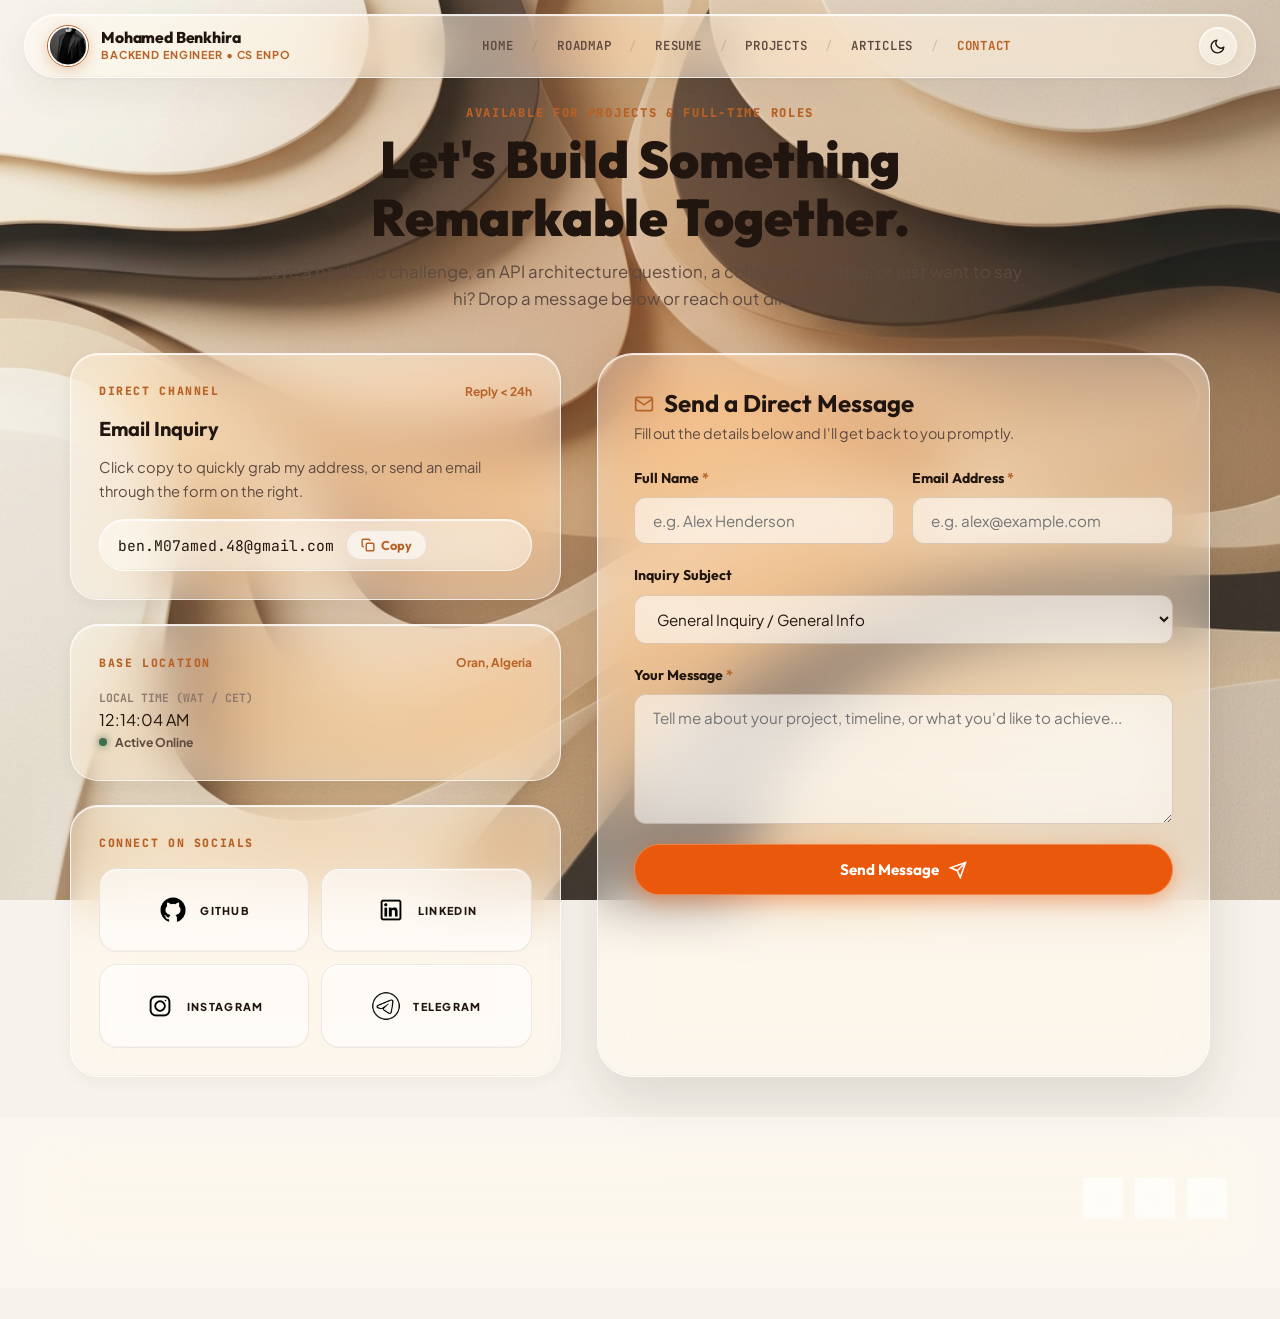
<file: contact.html>
<!DOCTYPE html>
<html lang="en" data-theme="light">

<head>
  <meta charset="UTF-8">
  <meta name="viewport" content="width=device-width, initial-scale=1.0">
  <title>Contact Mohamed Benkhira | Backend Engineer & CS Student</title>
  <meta name="description" content="Get in touch with Mohamed Benkhira for backend engineering opportunities, RESTful API projects, Python development, or academic collaborations.">
  
  <link rel="icon" href="res/ico.svg" type="image/svg+xml">
  <link rel="stylesheet" href="style.css">
</head>

<body id="top">
  <!-- Background Canvas Layer -->
  <div class="background-canvas" aria-hidden="true"></div>
  <div class="ambient-glow" aria-hidden="true"></div>

  <!-- Floating Center-Bottom Dock Bar -->
  <aside class="floating-dock-bar" id="floating-center-dock" aria-label="Quick Navigation Dock">
    <a href="index.html#top" class="dock-logo-btn" title="Back to Home" aria-label="Back to Home">
      <img src="res/portfolio.jpg" alt="Mohamed Benkhira" class="dock-avatar-img">
    </a>

    <div class="dock-divider"></div>

    <ul class="dock-nav-list">
      <li class="dock-item">
        <a href="index.html#top" class="dock-link-btn" aria-label="Home">
          <svg viewBox="0 0 24 24" fill="none" stroke-width="2" stroke-linecap="round" stroke-linejoin="round">
            <path d="M3 9l9-7 9 7v11a2 2 0 0 1-2 2H5a2 2 0 0 1-2-2z"></path>
            <polyline points="9 22 9 12 15 12 15 22"></polyline>
          </svg>
        </a>
        <span class="dock-tooltip">Home</span>
      </li>

      <li class="dock-item">
        <a href="index.html#journey" class="dock-link-btn" aria-label="Roadmap">
          <svg viewBox="0 0 24 24" fill="none" stroke-width="2" stroke-linecap="round" stroke-linejoin="round">
            <path d="M20 21v-2a4 4 0 0 0-4-4H8a4 4 0 0 0-4 4v2"></path>
            <circle cx="12" cy="7" r="4"></circle>
          </svg>
        </a>
        <span class="dock-tooltip">Roadmap</span>
      </li>

      <li class="dock-item">
        <a href="resume.html" class="dock-link-btn" aria-label="Resume">
          <svg viewBox="0 0 24 24" fill="none" stroke-width="2" stroke-linecap="round" stroke-linejoin="round">
            <path d="M14 2H6a2 2 0 0 0-2 2v16a2 2 0 0 0 2 2h12a2 2 0 0 0 2-2V8z"></path>
            <polyline points="14 2 14 8 20 8"></polyline>
            <line x1="16" y1="13" x2="8" y2="13"></line>
            <line x1="16" y1="17" x2="8" y2="17"></line>
          </svg>
        </a>
        <span class="dock-tooltip">Resume</span>
      </li>

      <li class="dock-item">
        <a href="projects.html" class="dock-link-btn" aria-label="Projects">
          <svg viewBox="0 0 24 24" fill="none" stroke-width="2" stroke-linecap="round" stroke-linejoin="round">
            <rect x="2" y="7" width="20" height="14" rx="2" ry="2"></rect>
            <path d="M16 21V5a2 2 0 0 0-2-2h-4a2 2 0 0 0-2 2v16"></path>
          </svg>
        </a>
        <span class="dock-tooltip">Projects</span>
      </li>

      <li class="dock-item">
        <a href="articl.html" class="dock-link-btn" aria-label="Articles">
          <svg viewBox="0 0 24 24" fill="none" stroke-width="2" stroke-linecap="round" stroke-linejoin="round">
            <circle cx="12" cy="12" r="10"></circle>
            <polygon points="12 8 8 12 12 16 16 12 12 8"></polygon>
          </svg>
        </a>
        <span class="dock-tooltip">Articles</span>
      </li>

      <li class="dock-item">
        <a href="contact.html" class="dock-link-btn active" aria-label="Contact">
          <svg viewBox="0 0 24 24" fill="none" stroke-width="2" stroke-linecap="round" stroke-linejoin="round">
            <path d="M4 4h16c1.1 0 2 .9 2 2v12c0 1.1-.9 2-2 2H4c-1.1 0-2-.9-2-2V6c0-1.1.9-2 2-2z"></path>
            <polyline points="22,6 12,13 2,6"></polyline>
          </svg>
        </a>
        <span class="dock-tooltip">Contact</span>
      </li>
    </ul>

    <div class="dock-divider"></div>

    <div class="dock-item">
      <button type="button" class="dock-link-btn theme-toggle-trigger" aria-label="Toggle Theme">
        <svg class="moon-icon" viewBox="0 0 24 24" fill="none" stroke-width="2" stroke-linecap="round" stroke-linejoin="round">
          <path d="M21 12.79A9 9 0 1 1 11.21 3 7 7 0 0 0 21 12.79z"></path>
        </svg>
        <svg class="sun-icon" viewBox="0 0 24 24" fill="none" stroke-width="2" stroke-linecap="round" stroke-linejoin="round">
          <circle cx="12" cy="12" r="5"></circle>
          <line x1="12" y1="1" x2="12" y2="3"></line>
          <line x1="12" y1="21" x2="12" y2="23"></line>
          <line x1="4.22" y1="4.22" x2="5.64" y2="5.64"></line>
          <line x1="18.36" y1="18.36" x2="19.78" y2="19.78"></line>
          <line x1="1" y1="12" x2="3" y2="12"></line>
          <line x1="21" y1="12" x2="23" y2="12"></line>
          <line x1="4.22" y1="19.78" x2="5.64" y2="18.36"></line>
          <line x1="18.36" y1="5.64" x2="19.78" y2="4.22"></line>
        </svg>
      </button>
      <span class="dock-tooltip">Toggle Theme</span>
    </div>
  </aside>

  <div class="app-container">
    <!-- Top Editorial Liquid Glass Header -->
    <header class="site-header editorial-header">
      <a href="index.html#top" class="logo-btn" title="About Mohamed Benkhira" aria-label="Go to Home">
        <div class="logo-circle">
          <img src="res/portfolio.jpg" alt="Mohamed Benkhira" class="logo-avatar-img">
        </div>
        <div class="logo-text">
          <span class="logo-name">Mohamed Benkhira</span>
          <span class="logo-role">Backend Engineer &bull; CS ENPO</span>
        </div>
      </a>

      <nav aria-label="Primary Navigation" class="editorial-nav">
        <a href="index.html#top" class="editorial-nav-item">HOME</a>
        <span class="slash-divider">/</span>
        <a href="index.html#journey" class="editorial-nav-item">ROADMAP</a>
        <span class="slash-divider">/</span>
        <a href="resume.html" class="editorial-nav-item">RESUME</a>
        <span class="slash-divider">/</span>
        <a href="projects.html" class="editorial-nav-item">PROJECTS</a>
        <span class="slash-divider">/</span>
        <a href="articl.html" class="editorial-nav-item">ARTICLES</a>
        <span class="slash-divider">/</span>
        <a href="contact.html" class="editorial-nav-item active">CONTACT</a>
      </nav>

      <div class="header-actions">
        <button type="button" class="theme-toggle-btn theme-toggle-trigger" id="theme-toggle-btn" aria-label="Toggle Theme (Light / Dark Mode)">
          <svg class="moon-icon" viewBox="0 0 24 24" fill="none" stroke-width="2" stroke-linecap="round" stroke-linejoin="round">
            <path d="M21 12.79A9 9 0 1 1 11.21 3 7 7 0 0 0 21 12.79z"></path>
          </svg>
          <svg class="sun-icon" viewBox="0 0 24 24" fill="none" stroke-width="2" stroke-linecap="round" stroke-linejoin="round">
            <circle cx="12" cy="12" r="5"></circle>
            <line x1="12" y1="1" x2="12" y2="3"></line>
            <line x1="12" y1="21" x2="12" y2="23"></line>
            <line x1="4.22" y1="4.22" x2="5.64" y2="5.64"></line>
            <line x1="18.36" y1="18.36" x2="19.78" y2="19.78"></line>
            <line x1="1" y1="12" x2="3" y2="12"></line>
            <line x1="21" y1="12" x2="23" y2="12"></line>
            <line x1="4.22" y1="19.78" x2="5.64" y2="18.36"></line>
            <line x1="18.36" y1="5.64" x2="19.78" y2="4.22"></line>
          </svg>
        </button>
      </div>
    </header>

    <!-- Main Content -->
    <main>
      <section class="contact-hero-header">
        <span class="section-tag">Available for Projects & Full-Time Roles</span>
        <h1 class="section-title" style="font-size: clamp(2.2rem, 4vw, 3.2rem);">Let's Build Something Remarkable Together.</h1>
        <p class="section-subtitle">Have a backend challenge, an API architecture question, a collaborative idea, or just want to say hi? Drop a message below or reach out directly.</p>
      </section>

      <div class="contact-layout-grid">
        <!-- Left Side: Channels & Metadata -->
        <div class="contact-info-panel">
          <div class="contact-highlight-card">
            <div style="display: flex; justify-content: space-between; align-items: center;">
              <span class="section-tag" style="font-size: 0.72rem;">DIRECT CHANNEL</span>
              <span style="font-size: 0.75rem; color: var(--accent-primary); font-weight: 700;">Reply &lt; 24h</span>
            </div>
            
            <h3 style="font-size: 1.25rem;">Email Inquiry</h3>
            <p style="font-size: 0.92rem; color: var(--text-muted); line-height: 1.6;">
              Click copy to quickly grab my address, or send an email through the form on the right.
            </p>

            <div class="email-copy-box">
              <span class="email-display-text" id="email-address-text">ben.M07amed.48@gmail.com</span>
              <button type="button" class="copy-btn" id="copy-email-btn" aria-label="Copy Email Address">
                <svg width="14" height="14" viewBox="0 0 24 24" fill="none" stroke="currentColor" stroke-width="2.5"><rect x="9" y="9" width="13" height="13" rx="2" ry="2"></rect><path d="M5 15H4a2 2 0 0 1-2-2V4a2 2 0 0 1 2-2h9a2 2 0 0 1 2 2v1"></path></svg>
                <span id="copy-btn-label">Copy</span>
              </button>
            </div>
          </div>

          <div class="contact-highlight-card">
            <div style="display: flex; justify-content: space-between; align-items: center;">
              <span class="section-tag" style="font-size: 0.72rem;">BASE LOCATION</span>
              <span style="font-size: 0.75rem; color: var(--accent-primary); font-weight: 700;">Oran, Algeria</span>
            </div>

            <div class="live-time-card">
              <div style="display: flex; flex-direction: column;">
                <span style="font-size: 0.72rem; color: var(--text-dim); text-transform: uppercase; font-family: var(--font-mono); font-weight: 700;">Local Time (WAT / CET)</span>
                <span class="time-clock" id="algeria-clock">--:--:--</span>
              </div>
              <div style="display: flex; align-items: center; gap: 8px;">
                <span style="width: 8px; height: 8px; border-radius: 50%; background: #3f6e4d; box-shadow: 0 0 8px #3f6e4d;"></span>
                <span style="font-size: 0.76rem; font-weight: 700; color: var(--text-muted);">Active Online</span>
              </div>
            </div>
          </div>

          <div class="contact-highlight-card">
            <span class="section-tag" style="font-size: 0.72rem;">CONNECT ON SOCIALS</span>
            <div class="contact-social-grid">
              <a href="https://github.com/benm07amed48-netizen" target="_blank" class="contact-social-card">
                <img src="res/icons8-github-96.png" alt="GitHub">
                <span class="social-name">GitHub</span>
              </a>
              <a href="https://www.linkedin.com/in/mohamed-benkhira-571951284" target="_blank" class="contact-social-card">
                <img src="res/icons8-linkedin-96.png" alt="LinkedIn">
                <span class="social-name">LinkedIn</span>
              </a>
              <a href="https://instagram.com/m.hamed.ben.20840/" target="_blank" class="contact-social-card">
                <img src="res/icons8-instagram-logo-96.png" alt="Instagram">
                <span class="social-name">Instagram</span>
              </a>
              <a href="https://t.me/Mohamed_Algeria_2026" target="_blank" class="contact-social-card">
                <img src="res/icons8-telegram-logo-96.png" alt="Telegram">
                <span class="social-name">Telegram</span>
              </a>
            </div>
          </div>
        </div>

        <!-- Right Side: Liquid Glass Contact Form -->
        <div class="contact-form-panel">
          <div style="margin-bottom: 22px;">
            <h2 style="font-size: 1.5rem; display: flex; align-items: center; gap: 10px;">
              <svg width="20" height="20" viewBox="0 0 24 24" fill="none" stroke="var(--accent-primary)" stroke-width="2"><path d="M4 4h16c1.1 0 2 .9 2 2v12c0 1.1-.9 2-2 2H4c-1.1 0-2-.9-2-2V6c0-1.1.9-2 2-2z"></path><polyline points="22,6 12,13 2,6"></polyline></svg>
              <span>Send a Direct Message</span>
            </h2>
            <p style="font-size: 0.9rem; color: var(--text-muted); margin-top: 4px;">Fill out the details below and I'll get back to you promptly.</p>
          </div>

          <form class="modern-form" action="https://formsubmit.co/e666bbbabc2035aaf01509efc9a55366 " method="POST" enctype="multipart/form-data" id="portfolio-contact-form">
            <div class="form-group-row">
              <div class="form-group">
                <label for="contact-name" class="form-label">Full Name <span class="required-star">*</span></label>
                <input type="text" id="contact-name" name="name" class="form-input" placeholder="e.g. Alex Henderson" required>
              </div>

              <div class="form-group">
                <label for="contact-email" class="form-label">Email Address <span class="required-star">*</span></label>
                <input type="email" id="contact-email" name="email" class="form-input" placeholder="e.g. alex@example.com" required>
              </div>
            </div>

            <div class="form-group">
              <label for="contact-subject" class="form-label">Inquiry Subject</label>
              <select id="contact-subject" name="subject" class="form-select">
                <option value="general">General Inquiry / General Info</option>
                <option value="collaboration">Collaboration /Project Ideas</option>
                <option value="hiring">Job Recruitement</option>
                <option value="bug">Problem / bug Report </option>
              </select>
            </div>

            <div class="form-group">
              <label for="contact-message" class="form-label">Your Message <span class="required-star">*</span></label>
              <textarea id="contact-message" name="message" class="form-textarea" placeholder="Tell me about your project, timeline, or what you'd like to achieve..." required></textarea>
            </div>

            <button type="submit" class="btn-primary" style="justify-content: center; width: 100%; padding: 15px;">
              <span>Send Message</span>
              <svg width="18" height="18" viewBox="0 0 24 24" fill="none" stroke="currentColor" stroke-width="2.2"><line x1="22" y1="2" x2="11" y2="13"></line><polygon points="22 2 15 22 11 13 2 9 22 2"></polygon></svg>
            </button>
          </form>
        </div>
      </div>
    </main>

    <!-- Footer -->
    <footer class="site-footer">
      <div style="display: flex; flex-direction: column; gap: 6px;">
        <span style="font-weight: 700; font-family: var(--font-display); font-size: 1.1rem;">Mohamed Benkhira</span>
        <span class="footer-copy">&copy; 2026 Mohamed Benkhira &bull; Built with HTML5 & Vanilla CSS</span>
      </div>

      <ul class="footer-social-list" aria-label="Social and Contact Links">
        <li>
          <a href="https://github.com/benm07amed48-netizen" target="_blank" class="footer-social-btn" title="GitHub Profile">
            <img src="res/icons8-github-96.png" alt="GitHub">
          </a>
        </li>
        <li>
          <a href="https://www.linkedin.com/in/mohamed-benkhira-571951284" target="_blank" class="footer-social-btn" title="LinkedIn Profile">
            <img src="res/icons8-linkedin-96.png" alt="LinkedIn">
          </a>
        </li>
        <li>
          <a href="#top" class="back-to-top-btn" title="Back to Top" aria-label="Back to Top">
            <img src="res/circle-arrow-up.svg" alt="Up Arrow">
          </a>
        </li>
      </ul>
    </footer>
  </div>

  <script src="app.js"></script>
</body>

</html>
</file>
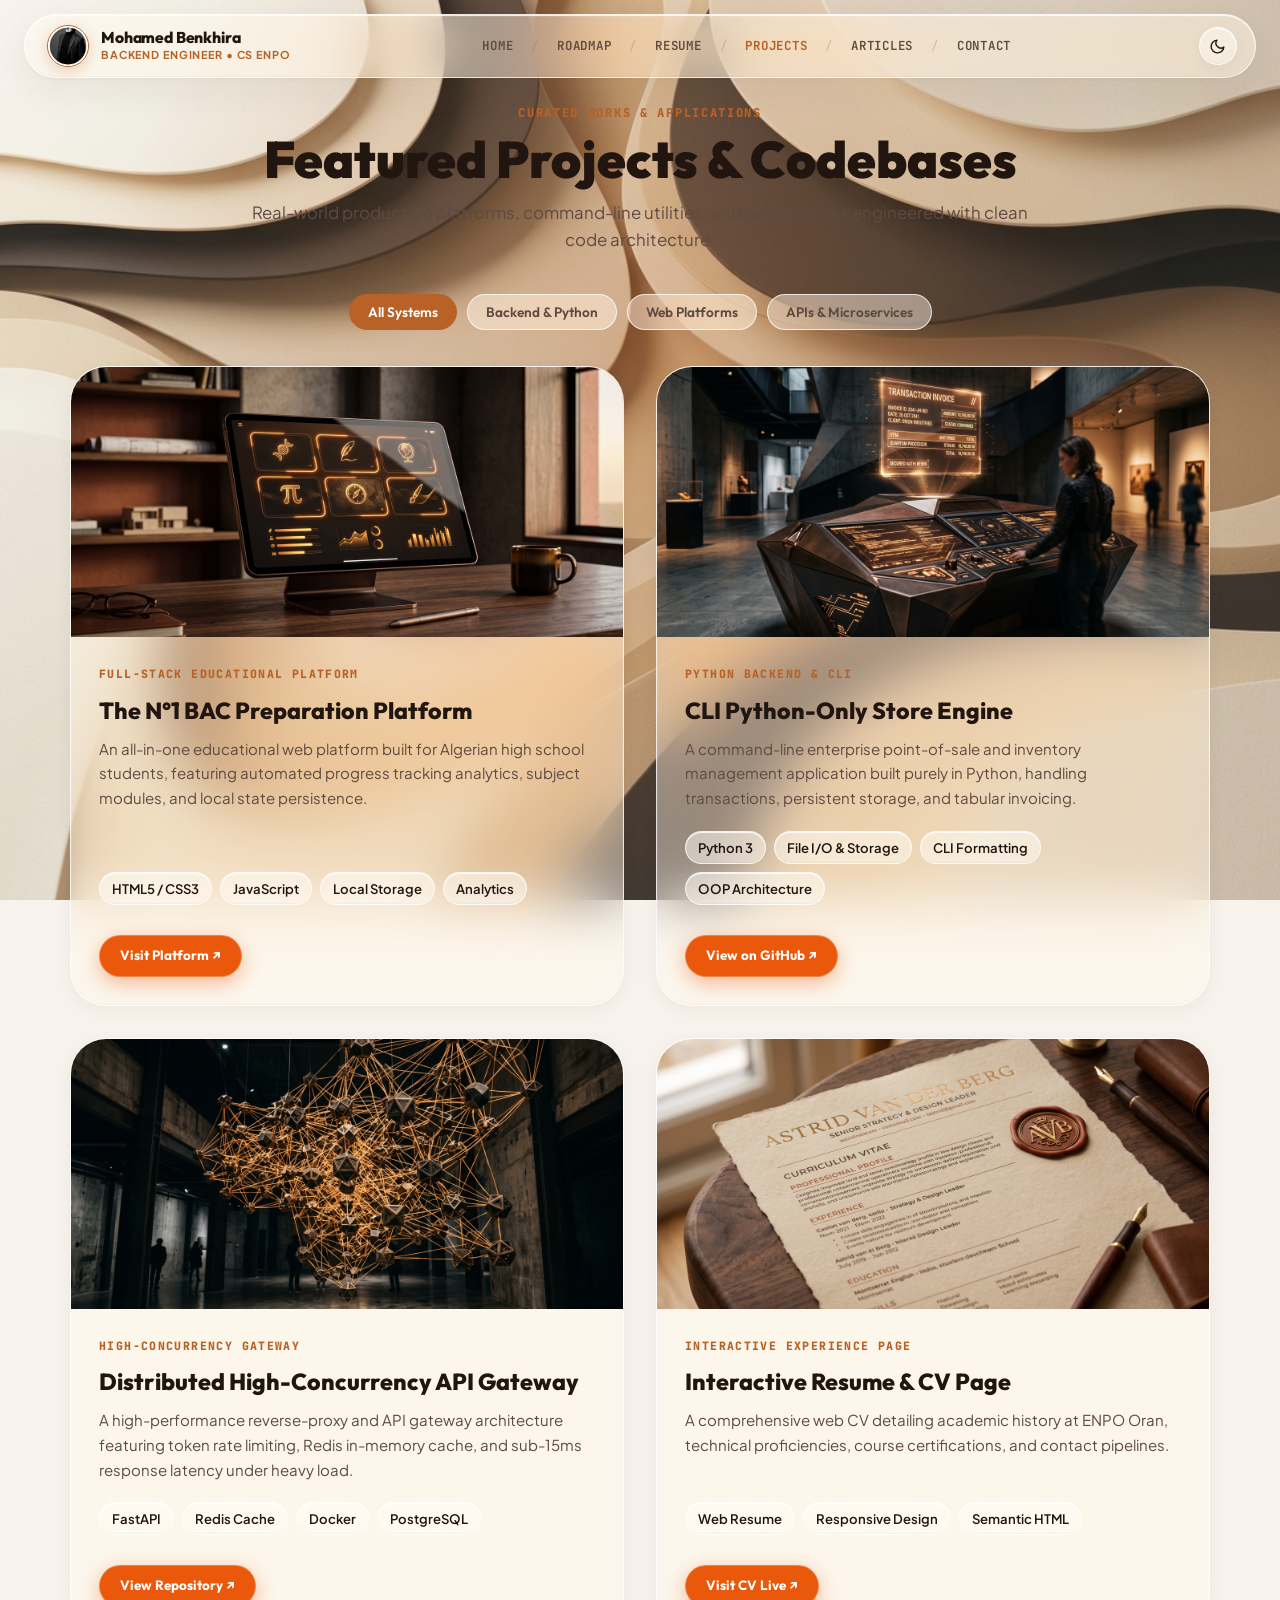
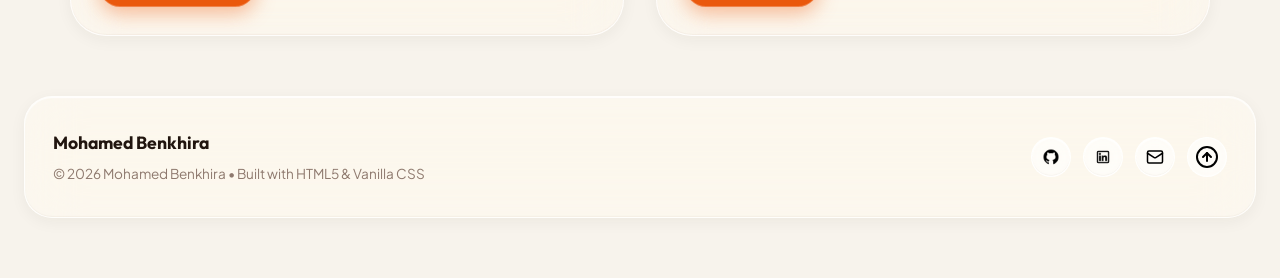
<file: projects.html>
<!DOCTYPE html>
<html lang="en" data-theme="light">

<head>
  <meta charset="UTF-8">
  <meta name="viewport" content="width=device-width, initial-scale=1.0">
  <title>Projects & Production Builds | Mohamed Benkhira</title>
  <meta name="description" content="Explore backend systems, REST APIs, Python applications, and full-stack platforms developed by Mohamed Benkhira.">
  
  <link rel="icon" href="res/ico.svg" type="image/svg+xml">
  <link rel="stylesheet" href="style.css">
</head>

<body id="top">
  <!-- Background Canvas Layer -->
  <div class="background-canvas" aria-hidden="true"></div>
  <div class="ambient-glow" aria-hidden="true"></div>

  <!-- Floating Center-Bottom Dock Bar -->
  <aside class="floating-dock-bar" id="floating-center-dock" aria-label="Quick Navigation Dock">
    <a href="index.html#top" class="dock-logo-btn" title="Back to Home" aria-label="Back to Home">
      <img src="res/portfolio.jpg" alt="Mohamed Benkhira" class="dock-avatar-img">
    </a>

    <div class="dock-divider"></div>

    <ul class="dock-nav-list">
      <li class="dock-item">
        <a href="index.html#top" class="dock-link-btn" aria-label="Home">
          <svg viewBox="0 0 24 24" fill="none" stroke-width="2" stroke-linecap="round" stroke-linejoin="round">
            <path d="M3 9l9-7 9 7v11a2 2 0 0 1-2 2H5a2 2 0 0 1-2-2z"></path>
            <polyline points="9 22 9 12 15 12 15 22"></polyline>
          </svg>
        </a>
        <span class="dock-tooltip">Home</span>
      </li>

      <li class="dock-item">
        <a href="index.html#journey" class="dock-link-btn" aria-label="Roadmap">
          <svg viewBox="0 0 24 24" fill="none" stroke-width="2" stroke-linecap="round" stroke-linejoin="round">
            <path d="M20 21v-2a4 4 0 0 0-4-4H8a4 4 0 0 0-4 4v2"></path>
            <circle cx="12" cy="7" r="4"></circle>
          </svg>
        </a>
        <span class="dock-tooltip">Roadmap</span>
      </li>

      <li class="dock-item">
        <a href="resume.html" class="dock-link-btn" aria-label="Resume">
          <svg viewBox="0 0 24 24" fill="none" stroke-width="2" stroke-linecap="round" stroke-linejoin="round">
            <path d="M14 2H6a2 2 0 0 0-2 2v16a2 2 0 0 0 2 2h12a2 2 0 0 0 2-2V8z"></path>
            <polyline points="14 2 14 8 20 8"></polyline>
            <line x1="16" y1="13" x2="8" y2="13"></line>
            <line x1="16" y1="17" x2="8" y2="17"></line>
          </svg>
        </a>
        <span class="dock-tooltip">Resume</span>
      </li>

      <li class="dock-item">
        <a href="projects.html" class="dock-link-btn active" aria-label="Projects">
          <svg viewBox="0 0 24 24" fill="none" stroke-width="2" stroke-linecap="round" stroke-linejoin="round">
            <rect x="2" y="7" width="20" height="14" rx="2" ry="2"></rect>
            <path d="M16 21V5a2 2 0 0 0-2-2h-4a2 2 0 0 0-2 2v16"></path>
          </svg>
        </a>
        <span class="dock-tooltip">Projects</span>
      </li>

      <li class="dock-item">
        <a href="articl.html" class="dock-link-btn" aria-label="Articles">
          <svg viewBox="0 0 24 24" fill="none" stroke-width="2" stroke-linecap="round" stroke-linejoin="round">
            <circle cx="12" cy="12" r="10"></circle>
            <polygon points="12 8 8 12 12 16 16 12 12 8"></polygon>
          </svg>
        </a>
        <span class="dock-tooltip">Articles</span>
      </li>

      <li class="dock-item">
        <a href="contact.html" class="dock-link-btn" aria-label="Contact">
          <svg viewBox="0 0 24 24" fill="none" stroke-width="2" stroke-linecap="round" stroke-linejoin="round">
            <path d="M4 4h16c1.1 0 2 .9 2 2v12c0 1.1-.9 2-2 2H4c-1.1 0-2-.9-2-2V6c0-1.1.9-2 2-2z"></path>
            <polyline points="22,6 12,13 2,6"></polyline>
          </svg>
        </a>
        <span class="dock-tooltip">Contact</span>
      </li>
    </ul>

    <div class="dock-divider"></div>

    <div class="dock-item">
      <button type="button" class="dock-link-btn theme-toggle-trigger" aria-label="Toggle Theme">
        <svg class="moon-icon" viewBox="0 0 24 24" fill="none" stroke-width="2" stroke-linecap="round" stroke-linejoin="round">
          <path d="M21 12.79A9 9 0 1 1 11.21 3 7 7 0 0 0 21 12.79z"></path>
        </svg>
        <svg class="sun-icon" viewBox="0 0 24 24" fill="none" stroke-width="2" stroke-linecap="round" stroke-linejoin="round">
          <circle cx="12" cy="12" r="5"></circle>
          <line x1="12" y1="1" x2="12" y2="3"></line>
          <line x1="12" y1="21" x2="12" y2="23"></line>
          <line x1="4.22" y1="4.22" x2="5.64" y2="5.64"></line>
          <line x1="18.36" y1="18.36" x2="19.78" y2="19.78"></line>
          <line x1="1" y1="12" x2="3" y2="12"></line>
          <line x1="21" y1="12" x2="23" y2="12"></line>
          <line x1="4.22" y1="19.78" x2="5.64" y2="18.36"></line>
          <line x1="18.36" y1="5.64" x2="19.78" y2="4.22"></line>
        </svg>
      </button>
      <span class="dock-tooltip">Toggle Theme</span>
    </div>
  </aside>

  <div class="app-container">
    <!-- Top Editorial Liquid Glass Header -->
    <header class="site-header editorial-header">
      <a href="index.html#top" class="logo-btn" title="About Mohamed Benkhira" aria-label="Go to Home">
        <div class="logo-circle">
          <img src="res/portfolio.jpg" alt="Mohamed Benkhira" class="logo-avatar-img">
        </div>
        <div class="logo-text">
          <span class="logo-name">Mohamed Benkhira</span>
          <span class="logo-role">Backend Engineer &bull; CS ENPO</span>
        </div>
      </a>

      <nav aria-label="Primary Navigation" class="editorial-nav">
        <a href="index.html#top" class="editorial-nav-item">HOME</a>
        <span class="slash-divider">/</span>
        <a href="index.html#journey" class="editorial-nav-item">ROADMAP</a>
        <span class="slash-divider">/</span>
        <a href="resume.html" class="editorial-nav-item">RESUME</a>
        <span class="slash-divider">/</span>
        <a href="projects.html" class="editorial-nav-item active">PROJECTS</a>
        <span class="slash-divider">/</span>
        <a href="articl.html" class="editorial-nav-item">ARTICLES</a>
        <span class="slash-divider">/</span>
        <a href="contact.html" class="editorial-nav-item">CONTACT</a>
      </nav>

      <div class="header-actions">
        <button type="button" class="theme-toggle-btn theme-toggle-trigger" id="theme-toggle-btn" aria-label="Toggle Theme (Light / Dark Mode)">
          <svg class="moon-icon" viewBox="0 0 24 24" fill="none" stroke-width="2" stroke-linecap="round" stroke-linejoin="round">
            <path d="M21 12.79A9 9 0 1 1 11.21 3 7 7 0 0 0 21 12.79z"></path>
          </svg>
          <svg class="sun-icon" viewBox="0 0 24 24" fill="none" stroke-width="2" stroke-linecap="round" stroke-linejoin="round">
            <circle cx="12" cy="12" r="5"></circle>
            <line x1="12" y1="1" x2="12" y2="3"></line>
            <line x1="12" y1="21" x2="12" y2="23"></line>
            <line x1="4.22" y1="4.22" x2="5.64" y2="5.64"></line>
            <line x1="18.36" y1="18.36" x2="19.78" y2="19.78"></line>
            <line x1="1" y1="12" x2="3" y2="12"></line>
            <line x1="21" y1="12" x2="23" y2="12"></line>
            <line x1="4.22" y1="19.78" x2="5.64" y2="18.36"></line>
            <line x1="18.36" y1="5.64" x2="19.78" y2="4.22"></line>
          </svg>
        </button>
      </div>
    </header>

    <!-- Projects Content -->
    <main>
      <section class="contact-hero-header">
        <span class="section-tag">Curated Works & Applications</span>
        <h1 class="section-title" style="font-size: clamp(2.2rem, 4vw, 3.2rem);">Featured Projects & Codebases</h1>
        <p class="section-subtitle">Real-world production platforms, command-line utilities, and web services engineered with clean code architecture.</p>
      </section>

      <!-- Filter Bar -->
      <div class="article-filter-bar" id="projects-filter-bar" aria-label="Filter projects by domain" style="margin-bottom: 36px;">
        <button type="button" class="filter-chip active" data-category="all">All Systems</button>
        <button type="button" class="filter-chip" data-category="backend">Backend &amp; Python</button>
        <button type="button" class="filter-chip" data-category="platform">Web Platforms</button>
        <button type="button" class="filter-chip" data-category="distributed">APIs &amp; Microservices</button>
      </div>

      <!-- Projects Grid -->
      <div class="projects-grid" id="projects-container">
        <!-- Project 1: BAC Platform -->
        <div class="project-card" data-category="platform">
          <div class="project-image-wrap">
            <img src="res/project-bac.jpg" onerror="this.onerror=null; this.src='res/project-bac-3d.svg';" alt="BAC Platform 3D Showcase" loading="lazy" style="width: 100%; height: 100%; object-fit: cover;">
          </div>
          <div class="project-info">
            <span class="project-badge">Full-Stack Educational Platform</span>
            <h2 class="project-title">The N°1 BAC Preparation Platform</h2>
            <p class="project-desc">
              An all-in-one educational web platform built for Algerian high school students, featuring automated progress tracking analytics, subject modules, and local state persistence.
            </p>
            <div class="skills-pill-group" style="margin-top: 8px;">
              <span class="skill-pill">HTML5 / CSS3</span>
              <span class="skill-pill">JavaScript</span>
              <span class="skill-pill">Local Storage</span>
              <span class="skill-pill">Analytics</span>
            </div>
            <div class="project-footer" style="margin-top: 18px;">
              <a href="https://benm07amed48-netizen.github.io/bac-site/" target="_blank" class="btn-primary" style="padding: 9px 20px; font-size: 0.84rem;">
                <span>Visit Platform ↗</span>
              </a>
            </div>
          </div>
        </div>

        <!-- Project 2: CLI Store -->
        <div class="project-card" data-category="backend">
          <div class="project-image-wrap">
            <img src="res/project-store.jpg" onerror="this.onerror=null; this.src='res/project-store-3d.svg';" alt="CLI Python-Only Store Engine 3D" loading="lazy" style="width: 100%; height: 100%; object-fit: cover;">
          </div>
          <div class="project-info">
            <span class="project-badge">Python Backend &amp; CLI</span>
            <h2 class="project-title">CLI Python-Only Store Engine</h2>
            <p class="project-desc">
              A command-line enterprise point-of-sale and inventory management application built purely in Python, handling transactions, persistent storage, and tabular invoicing.
            </p>
            <div class="skills-pill-group" style="margin-top: 8px;">
              <span class="skill-pill">Python 3</span>
              <span class="skill-pill">File I/O &amp; Storage</span>
              <span class="skill-pill">CLI Formatting</span>
              <span class="skill-pill">OOP Architecture</span>
            </div>
            <div class="project-footer" style="margin-top: 18px;">
              <a href="https://github.com/benm07amed48-netizen/Store-with-python-only" target="_blank" class="btn-primary" style="padding: 9px 20px; font-size: 0.84rem;">
                <span>View on GitHub ↗</span>
              </a>
            </div>
          </div>
        </div>

        <!-- Project 3: Distributed API Gateway -->
        <div class="project-card" data-category="distributed">
          <div class="project-image-wrap">
            <img src="res/project-gateway.jpg" onerror="this.onerror=null; this.src='res/project-gateway-3d.svg';" alt="Distributed API Gateway 3D" loading="lazy" style="width: 100%; height: 100%; object-fit: cover;">
          </div>
          <div class="project-info">
            <span class="project-badge">High-Concurrency Gateway</span>
            <h2 class="project-title">Distributed High-Concurrency API Gateway</h2>
            <p class="project-desc">
              A high-performance reverse-proxy and API gateway architecture featuring token rate limiting, Redis in-memory cache, and sub-15ms response latency under heavy load.
            </p>
            <div class="skills-pill-group" style="margin-top: 8px;">
              <span class="skill-pill">FastAPI</span>
              <span class="skill-pill">Redis Cache</span>
              <span class="skill-pill">Docker</span>
              <span class="skill-pill">PostgreSQL</span>
            </div>
            <div class="project-footer" style="margin-top: 18px;">
              <a href="https://github.com/benm07amed48-netizen" target="_blank" class="btn-primary" style="padding: 9px 20px; font-size: 0.84rem;">
                <span>View Repository ↗</span>
              </a>
            </div>
          </div>
        </div>

        <!-- Project 4: Interactive CV -->
        <div class="project-card" data-category="platform">
          <div class="project-image-wrap">
            <img src="res/project-cv.jpg" onerror="this.onerror=null; this.src='res/project-cv-3d.svg';" alt="Interactive Resume &amp; CV Page 3D" loading="lazy" style="width: 100%; height: 100%; object-fit: cover;">
          </div>
          <div class="project-info">
            <span class="project-badge">Interactive Experience Page</span>
            <h2 class="project-title">Interactive Resume &amp; CV Page</h2>
            <p class="project-desc">
              A comprehensive web CV detailing academic history at ENPO Oran, technical proficiencies, course certifications, and contact pipelines.
            </p>
            <div class="skills-pill-group" style="margin-top: 8px;">
              <span class="skill-pill">Web Resume</span>
              <span class="skill-pill">Responsive Design</span>
              <span class="skill-pill">Semantic HTML</span>
            </div>
            <div class="project-footer" style="margin-top: 18px;">
              <a href="https://benm07amed48-netizen.github.io/CV-page/" target="_blank" class="btn-primary" style="padding: 9px 20px; font-size: 0.84rem;">
                <span>Visit CV Live ↗</span>
              </a>
            </div>
          </div>
        </div>
      </div>
    </main>

    <!-- Footer -->
    <footer class="site-footer">
      <div style="display: flex; flex-direction: column; gap: 6px;">
        <span style="font-weight: 700; font-family: var(--font-display); font-size: 1.1rem;">Mohamed Benkhira</span>
        <span class="footer-copy">&copy; 2026 Mohamed Benkhira &bull; Built with HTML5 & Vanilla CSS</span>
      </div>

      <ul class="footer-social-list" aria-label="Social and Contact Links">
        <li>
          <a href="https://github.com/benm07amed48-netizen" target="_blank" class="footer-social-btn" title="GitHub Profile">
            <img src="res/icons8-github-96.png" alt="GitHub">
          </a>
        </li>
        <li>
          <a href="https://www.linkedin.com/in/mohamed-benkhira-571951284" target="_blank" class="footer-social-btn" title="LinkedIn Profile">
            <img src="res/icons8-linkedin-96.png" alt="LinkedIn">
          </a>
        </li>
        <li>
          <a href="contact.html" class="footer-social-btn" title="Direct Contact">
            <img src="res/mail.svg" alt="Contact Email">
          </a>
        </li>
        <li>
          <a href="#top" class="back-to-top-btn" title="Back to Top" aria-label="Back to Top">
            <img src="res/circle-arrow-up.svg" alt="Up Arrow">
          </a>
        </li>
      </ul>
    </footer>
  </div>

  <script src="app.js"></script>
</body>

</html>
</file>
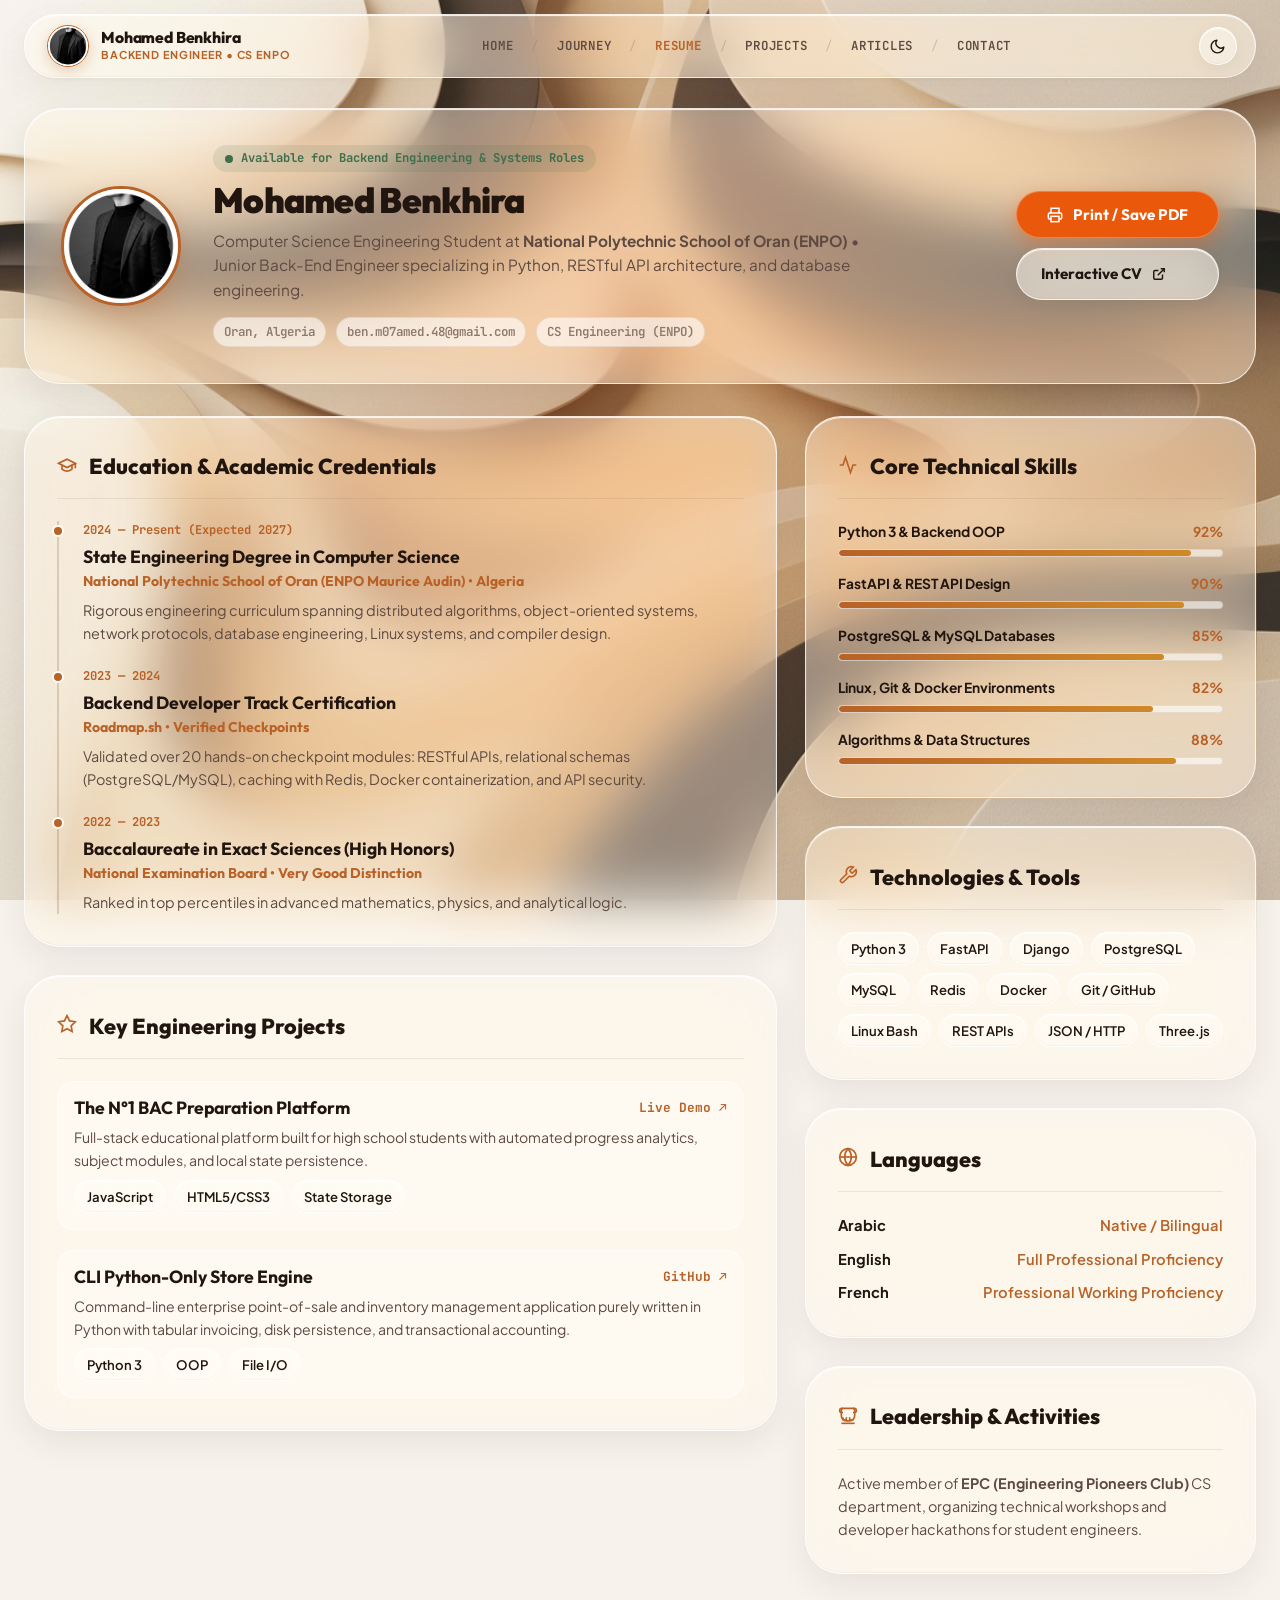
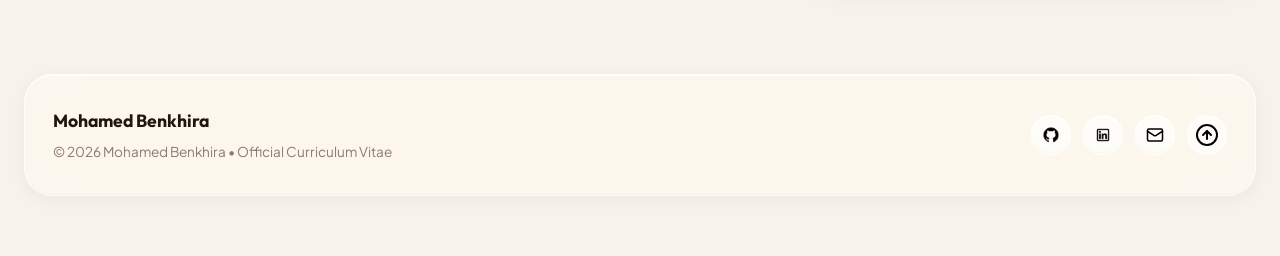
<file: resume.html>
<!DOCTYPE html>
<html lang="en" data-theme="light">

<head>
  <meta charset="UTF-8">
  <meta name="viewport" content="width=device-width, initial-scale=1.0">
  <title>Resume & Curriculum Vitae | Mohamed Benkhira - Backend Engineer</title>
  <meta name="description"
    content="Official Curriculum Vitae of Mohamed Benkhira - Computer Science Engineering Student at ENPO Oran & Junior Backend Developer. Specialized in Python, REST APIs, and scalable architectures.">

  <link rel="icon" href="res/ico.svg" type="image/svg+xml">
  <link rel="stylesheet" href="style.css">
</head>

<body id="top">
  <!-- Background Canvas Layer -->
  <div class="background-canvas" aria-hidden="true"></div>
  <div class="ambient-glow" aria-hidden="true"></div>

  <!-- Floating Center-Bottom Dock Bar -->
  <aside class="floating-dock-bar" id="floating-center-dock" aria-label="Quick Navigation Dock">
    <a href="index.html#top" class="dock-logo-btn" title="Back to Home" aria-label="Back to Home">
      <img src="res/portfolio.jpg" alt="Mohamed Benkhira" class="dock-avatar-img">
    </a>

    <div class="dock-divider"></div>

    <ul class="dock-nav-list">
      <li class="dock-item">
        <a href="index.html#top" class="dock-link-btn" aria-label="Home">
          <svg viewBox="0 0 24 24" fill="none" stroke-width="2" stroke-linecap="round" stroke-linejoin="round">
            <path d="M3 9l9-7 9 7v11a2 2 0 0 1-2 2H5a2 2 0 0 1-2-2z"></path>
            <polyline points="9 22 9 12 15 12 15 22"></polyline>
          </svg>
        </a>
        <span class="dock-tooltip">Home</span>
      </li>

      <li class="dock-item">
        <a href="index.html#journey" class="dock-link-btn" aria-label="About & Journey">
          <svg viewBox="0 0 24 24" fill="none" stroke-width="2" stroke-linecap="round" stroke-linejoin="round">
            <path d="M20 21v-2a4 4 0 0 0-4-4H8a4 4 0 0 0-4 4v2"></path>
            <circle cx="12" cy="7" r="4"></circle>
          </svg>
        </a>
        <span class="dock-tooltip">About</span>
      </li>

      <li class="dock-item">
        <a href="resume.html" class="dock-link-btn active" aria-label="Resume">
          <svg viewBox="0 0 24 24" fill="none" stroke-width="2" stroke-linecap="round" stroke-linejoin="round">
            <path d="M14 2H6a2 2 0 0 0-2 2v16a2 2 0 0 0 2 2h12a2 2 0 0 0 2-2V8z"></path>
            <polyline points="14 2 14 8 20 8"></polyline>
            <line x1="16" y1="13" x2="8" y2="13"></line>
            <line x1="16" y1="17" x2="8" y2="17"></line>
          </svg>
        </a>
        <span class="dock-tooltip">Resume</span>
      </li>

      <li class="dock-item">
        <a href="projects.html" class="dock-link-btn" aria-label="Projects">
          <svg viewBox="0 0 24 24" fill="none" stroke-width="2" stroke-linecap="round" stroke-linejoin="round">
            <rect x="2" y="7" width="20" height="14" rx="2" ry="2"></rect>
            <path d="M16 21V5a2 2 0 0 0-2-2h-4a2 2 0 0 0-2 2v16"></path>
          </svg>
        </a>
        <span class="dock-tooltip">Projects</span>
      </li>

      <li class="dock-item">
        <a href="articl.html" class="dock-link-btn" aria-label="Articles">
          <svg viewBox="0 0 24 24" fill="none" stroke-width="2" stroke-linecap="round" stroke-linejoin="round">
            <path d="M14 2H6a2 2 0 0 0-2 2v16a2 2 0 0 0 2 2h12a2 2 0 0 0 2-2V8z"></path>
            <polyline points="14 2 14 8 20 8"></polyline>
            <line x1="16" y1="13" x2="8" y2="13"></line>
            <line x1="16" y1="17" x2="8" y2="17"></line>
          </svg>
        </a>
        <span class="dock-tooltip">Articles</span>
      </li>

      <li class="dock-item">
        <a href="contact.html" class="dock-link-btn" aria-label="Contact">
          <svg viewBox="0 0 24 24" fill="none" stroke-width="2" stroke-linecap="round" stroke-linejoin="round">
            <path d="M4 4h16c1.1 0 2 .9 2 2v12c0 1.1-.9 2-2 2H4c-1.1 0-2-.9-2-2V6c0-1.1.9-2 2-2z"></path>
            <polyline points="22,6 12,13 2,6"></polyline>
          </svg>
        </a>
        <span class="dock-tooltip">Contact</span>
      </li>
    </ul>

    <div class="dock-divider"></div>

    <div class="dock-item">
      <button type="button" class="dock-link-btn theme-toggle-trigger" aria-label="Toggle Theme">
        <svg class="moon-icon" viewBox="0 0 24 24" fill="none" stroke-width="2" stroke-linecap="round"
          stroke-linejoin="round">
          <path d="M21 12.79A9 9 0 1 1 11.21 3 7 7 0 0 0 21 12.79z"></path>
        </svg>
        <svg class="sun-icon" viewBox="0 0 24 24" fill="none" stroke-width="2" stroke-linecap="round"
          stroke-linejoin="round">
          <circle cx="12" cy="12" r="5"></circle>
          <line x1="12" y1="1" x2="12" y2="3"></line>
          <line x1="12" y1="21" x2="12" y2="23"></line>
          <line x1="4.22" y1="4.22" x2="5.64" y2="5.64"></line>
          <line x1="18.36" y1="18.36" x2="19.78" y2="19.78"></line>
          <line x1="1" y1="12" x2="3" y2="12"></line>
          <line x1="21" y1="12" x2="23" y2="12"></line>
          <line x1="4.22" y1="19.78" x2="5.64" y2="18.36"></line>
          <line x1="18.36" y1="5.64" x2="19.78" y2="4.22"></line>
        </svg>
      </button>
      <span class="dock-tooltip">Toggle Theme</span>
    </div>
  </aside>

  <div class="app-container">
    <!-- Top Editorial Liquid Glass Header -->
    <header class="site-header editorial-header">
      <a href="index.html#top" class="logo-btn" title="About Mohamed Benkhira" aria-label="Go to Home">
        <div class="logo-circle">
          <img src="res/portfolio.jpg" alt="Mohamed Benkhira" class="logo-avatar-img">
        </div>
        <div class="logo-text">
          <span class="logo-name">Mohamed Benkhira</span>
          <span class="logo-role">Backend Engineer &bull; CS ENPO</span>
        </div>
      </a>

      <nav aria-label="Primary Navigation" class="editorial-nav">
        <a href="index.html#top" class="editorial-nav-item">HOME</a>
        <span class="slash-divider">/</span>
        <a href="index.html#journey" class="editorial-nav-item">JOURNEY</a>
        <span class="slash-divider">/</span>
        <a href="resume.html" class="editorial-nav-item active">RESUME</a>
        <span class="slash-divider">/</span>
        <a href="projects.html" class="editorial-nav-item">PROJECTS</a>
        <span class="slash-divider">/</span>
        <a href="articl.html" class="editorial-nav-item">ARTICLES</a>
        <span class="slash-divider">/</span>
        <a href="contact.html" class="editorial-nav-item">CONTACT</a>
      </nav>

      <div class="header-actions">
        <button type="button" class="theme-toggle-btn theme-toggle-trigger" id="theme-toggle-btn"
          aria-label="Toggle Theme (Light / Dark Mode)">
          <svg class="moon-icon" viewBox="0 0 24 24" fill="none" stroke-width="2" stroke-linecap="round"
            stroke-linejoin="round">
            <path d="M21 12.79A9 9 0 1 1 11.21 3 7 7 0 0 0 21 12.79z"></path>
          </svg>
          <svg class="sun-icon" viewBox="0 0 24 24" fill="none" stroke-width="2" stroke-linecap="round"
            stroke-linejoin="round">
            <circle cx="12" cy="12" r="5"></circle>
            <line x1="12" y1="1" x2="12" y2="3"></line>
            <line x1="12" y1="21" x2="12" y2="23"></line>
            <line x1="4.22" y1="4.22" x2="5.64" y2="5.64"></line>
            <line x1="18.36" y1="18.36" x2="19.78" y2="19.78"></line>
            <line x1="1" y1="12" x2="3" y2="12"></line>
            <line x1="21" y1="12" x2="23" y2="12"></line>
            <line x1="4.22" y1="19.78" x2="5.64" y2="18.36"></line>
            <line x1="18.36" y1="5.64" x2="19.78" y2="4.22"></line>
          </svg>
        </button>
      </div>
    </header>

    <!-- Main Resume Container -->
    <main class="resume-page-wrapper">
      <!-- Resume Top Action Banner -->
      <section class="resume-hero-card glass-card">
        <div class="resume-profile-header">
          <div class="resume-avatar-large">
            <img src="res/portfolio.jpg" alt="Mohamed Benkhira">
          </div>
          <div class="resume-profile-info">
            <div class="resume-badge-status">
              <span class="pulse-dot"></span>
              <span>Available for Backend Engineering & Systems Roles</span>
            </div>
            <h1 class="resume-name-title">Mohamed Benkhira</h1>
            <p class="resume-subtitle-text">
              Computer Science Engineering Student at <strong>National Polytechnic School of Oran (ENPO)</strong> &bull;
              Junior Back-End Engineer specializing in Python, RESTful API architecture, and database engineering.
            </p>

            <div class="resume-meta-chips">
              <span class="meta-chip">Oran, Algeria</span>
              <span class="meta-chip">ben.m07amed.48@gmail.com</span>
              <span class="meta-chip">CS Engineering (ENPO)</span>
            </div>
          </div>

          <div class="resume-action-buttons">
            <button type="button" class="btn-primary print-cv-btn" onclick="window.print()"
              title="Print or Save as PDF">
              <svg width="16" height="16" viewBox="0 0 24 24" fill="none" stroke="currentColor" stroke-width="2.2">
                <polyline points="6 9 6 2 18 2 18 9"></polyline>
                <path d="M6 18H4a2 2 0 0 1-2-2v-5a2 2 0 0 1 2-2h16a2 2 0 0 1 2 2v5a2 2 0 0 1-2 2h-2"></path>
                <rect x="6" y="14" width="12" height="8"></rect>
              </svg>
              <span>Print / Save PDF</span>
            </button>
            <a href="https://benm07amed48-netizen.github.io/CV-page/" target="_blank" class="btn-secondary"
              title="View Web CV">
              <span>Interactive CV</span>
              <svg width="14" height="14" viewBox="0 0 24 24" fill="none" stroke="currentColor" stroke-width="2.5">
                <path d="M18 13v6a2 2 0 0 1-2 2H5a2 2 0 0 1-2-2V8a2 2 0 0 1 2-2h6"></path>
                <polyline points="15 3 21 3 21 9"></polyline>
                <line x1="10" y1="14" x2="21" y2="3"></line>
              </svg>
            </a>
          </div>
        </div>
      </section>

      <!-- Resume Grid: 2 Columns Layout -->
      <div class="resume-layout-grid">
        <!-- Left Column: Education & Experience -->
        <div class="resume-column-main">
          <!-- Education & Training Section -->
          <section class="glass-card resume-section-card">
            <div class="section-card-header">
              <div class="section-card-icon">
                <svg width="20" height="20" viewBox="0 0 24 24" fill="none" stroke="var(--accent-primary)"
                  stroke-width="2">
                  <path d="M22 10v6M2 10l10-5 10 5-10 5z"></path>
                  <path d="M6 12v5c3 3 9 3 12 0v-5"></path>
                </svg>
              </div>
              <h2>Education & Academic Credentials</h2>
            </div>

            <div class="timeline-list">
              <div class="timeline-item">
                <span class="timeline-period">2024 &mdash; Present (Expected 2027)</span>
                <h3 class="timeline-title">State Engineering Degree in Computer Science</h3>
                <h4 class="timeline-institution">National Polytechnic School of Oran (ENPO Maurice Audin) &bull; Algeria
                </h4>
                <p class="timeline-desc">
                  Rigorous engineering curriculum spanning distributed algorithms, object-oriented systems, network
                  protocols, database engineering, Linux systems, and compiler design.
                </p>
              </div>

              <div class="timeline-item">
                <span class="timeline-period">2023 &mdash; 2024</span>
                <h3 class="timeline-title">Backend Developer Track Certification</h3>
                <h4 class="timeline-institution">Roadmap.sh &bull; Verified Checkpoints</h4>
                <p class="timeline-desc">
                  Validated over 20 hands-on checkpoint modules: RESTful APIs, relational schemas (PostgreSQL/MySQL),
                  caching with Redis, Docker containerization, and API security.
                </p>
              </div>

              <div class="timeline-item">
                <span class="timeline-period">2022 &mdash; 2023</span>
                <h3 class="timeline-title">Baccalaureate in Exact Sciences (High Honors)</h3>
                <h4 class="timeline-institution">National Examination Board &bull; Very Good Distinction</h4>
                <p class="timeline-desc">
                  Ranked in top percentiles in advanced mathematics, physics, and analytical logic.
                </p>
              </div>
            </div>
          </section>

          <!-- Selected Projects Section -->
          <section class="glass-card resume-section-card">
            <div class="section-card-header">
              <div class="section-card-icon">
                <svg width="20" height="20" viewBox="0 0 24 24" fill="none" stroke="var(--accent-primary)"
                  stroke-width="2">
                  <polygon
                    points="12 2 15.09 8.26 22 9.27 17 14.14 18.18 21.02 12 17.77 5.82 21.02 7 14.14 2 9.27 8.91 8.26 12 2">
                  </polygon>
                </svg>
              </div>
              <h2>Key Engineering Projects</h2>
            </div>

            <div class="resume-projects-list">
              <div class="resume-project-item">
                <div class="project-header-row">
                  <h3 class="project-name">The N°1 BAC Preparation Platform</h3>
                  <a href="https://benm07amed48-netizen.github.io/bac-site/" target="_blank"
                    class="resume-proj-link">Live Demo ↗</a>
                </div>
                <p class="project-summary">
                  Full-stack educational platform built for high school students with automated progress analytics,
                  subject modules, and local state persistence.
                </p>
                <div class="skills-pill-group">
                  <span class="skill-pill">JavaScript</span>
                  <span class="skill-pill">HTML5/CSS3</span>
                  <span class="skill-pill">State Storage</span>
                </div>
              </div>

              <div class="resume-project-item">
                <div class="project-header-row">
                  <h3 class="project-name">CLI Python-Only Store Engine</h3>
                  <a href="https://github.com/benm07amed48-netizen/Store-with-python-only" target="_blank"
                    class="resume-proj-link">GitHub ↗</a>
                </div>
                <p class="project-summary">
                  Command-line enterprise point-of-sale and inventory management application purely written in Python
                  with tabular invoicing, disk persistence, and transactional accounting.
                </p>
                <div class="skills-pill-group">
                  <span class="skill-pill">Python 3</span>
                  <span class="skill-pill">OOP</span>
                  <span class="skill-pill">File I/O</span>
                </div>
              </div>
            </div>
          </section>
        </div>

        <!-- Right Column: Skills, Tools & Languages -->
        <div class="resume-column-side">
          <!-- Technical Competencies Matrix -->
          <section class="glass-card resume-section-card">
            <div class="section-card-header">
              <div class="section-card-icon">
                <svg width="20" height="20" viewBox="0 0 24 24" fill="none" stroke="var(--accent-primary)"
                  stroke-width="2">
                  <polyline points="22 12 18 12 15 21 9 3 6 12 2 12"></polyline>
                </svg>
              </div>
              <h2>Core Technical Skills</h2>
            </div>

            <div class="competency-bars">
              <div class="competency-item">
                <div class="competency-header">
                  <span>Python 3 & Backend OOP</span>
                  <span style="color: var(--accent-primary);">92%</span>
                </div>
                <div class="competency-bar-track">
                  <div class="competency-bar-fill" style="width: 92%;"></div>
                </div>
              </div>

              <div class="competency-item">
                <div class="competency-header">
                  <span>FastAPI & REST API Design</span>
                  <span style="color: var(--accent-primary);">90%</span>
                </div>
                <div class="competency-bar-track">
                  <div class="competency-bar-fill" style="width: 90%;"></div>
                </div>
              </div>

              <div class="competency-item">
                <div class="competency-header">
                  <span>PostgreSQL & MySQL Databases</span>
                  <span style="color: var(--accent-primary);">85%</span>
                </div>
                <div class="competency-bar-track">
                  <div class="competency-bar-fill" style="width: 85%;"></div>
                </div>
              </div>

              <div class="competency-item">
                <div class="competency-header">
                  <span>Linux, Git & Docker Environments</span>
                  <span style="color: var(--accent-primary);">82%</span>
                </div>
                <div class="competency-bar-track">
                  <div class="competency-bar-fill" style="width: 82%;"></div>
                </div>
              </div>

              <div class="competency-item">
                <div class="competency-header">
                  <span>Algorithms & Data Structures</span>
                  <span style="color: var(--accent-primary);">88%</span>
                </div>
                <div class="competency-bar-track">
                  <div class="competency-bar-fill" style="width: 88%;"></div>
                </div>
              </div>
            </div>
          </section>

          <!-- Stack & Tools Cloud -->
          <section class="glass-card resume-section-card">
            <div class="section-card-header">
              <div class="section-card-icon">
                <svg width="20" height="20" viewBox="0 0 24 24" fill="none" stroke="var(--accent-primary)"
                  stroke-width="2">
                  <path
                    d="M14.7 6.3a1 1 0 0 0 0 1.4l1.6 1.6a1 1 0 0 0 1.4 0l3.77-3.77a6 6 0 0 1-7.94 7.94l-6.91 6.91a2.12 2.12 0 0 1-3-3l6.91-6.91a6 6 0 0 1 7.94-7.94l-3.76 3.76z">
                  </path>
                </svg>
              </div>
              <h2>Technologies & Tools</h2>
            </div>

            <div class="skills-pill-group">
              <span class="skill-pill">Python 3</span>
              <span class="skill-pill">FastAPI</span>
              <span class="skill-pill">Django</span>
              <span class="skill-pill">PostgreSQL</span>
              <span class="skill-pill">MySQL</span>
              <span class="skill-pill">Redis</span>
              <span class="skill-pill">Docker</span>
              <span class="skill-pill">Git / GitHub</span>
              <span class="skill-pill">Linux Bash</span>
              <span class="skill-pill">REST APIs</span>
              <span class="skill-pill">JSON / HTTP</span>
              <span class="skill-pill">Three.js</span>
            </div>
          </section>

          <!-- Languages & Communication -->
          <section class="glass-card resume-section-card">
            <div class="section-card-header">
              <div class="section-card-icon">
                <svg width="20" height="20" viewBox="0 0 24 24" fill="none" stroke="var(--accent-primary)"
                  stroke-width="2">
                  <circle cx="12" cy="12" r="10"></circle>
                  <line x1="2" y1="12" x2="22" y2="12"></line>
                  <path d="M12 2a15.3 15.3 0 0 1 4 10 15.3 15.3 0 0 1-4 10 15.3 15.3 0 0 1-4-10 15.3 15.3 0 0 1 4-10z">
                  </path>
                </svg>
              </div>
              <h2>Languages</h2>
            </div>

            <ul style="list-style: none; display: flex; flex-direction: column; gap: 10px; font-size: 0.92rem;">
              <li style="display: flex; justify-content: space-between;">
                <strong>Arabic</strong>
                <span style="color: var(--accent-primary); font-weight: 600;">Native / Bilingual</span>
              </li>
              <li style="display: flex; justify-content: space-between;">
                <strong>English</strong>
                <span style="color: var(--accent-primary); font-weight: 600;">Full Professional Proficiency</span>
              </li>
              <li style="display: flex; justify-content: space-between;">
                <strong>French</strong>
                <span style="color: var(--accent-primary); font-weight: 600;">Professional Working Proficiency</span>
              </li>
            </ul>
          </section>

          <!-- Extracurricular Leadership -->
          <section class="glass-card resume-section-card">
            <div class="section-card-header">
              <div class="section-card-icon">
                <svg width="20" height="20" viewBox="0 0 24 24" fill="none" stroke="var(--accent-primary)"
                  stroke-width="2">
                  <path d="M6 9H4.5a2.5 2.5 0 0 1 0-5H6"></path>
                  <path d="M18 9h1.5a2.5 2.5 0 0 0 0-5H18"></path>
                  <path d="M4 22h16"></path>
                  <path d="M10 14.66V17c0 .55-.45 1-1 1H7c-.55 0-1-.45-1-1v-2.34"></path>
                  <path d="M18 17c0 .55-.45 1-1 1h-2c-.55 0-1-.45-1-1v-2.34"></path>
                  <path d="M6 4h12a2 2 0 0 1 2 2v7a6 6 0 0 1-6 6h-4a6 6 0 0 1-6-6V6a2 2 0 0 1 2-2z"></path>
                </svg>
              </div>
              <h2>Leadership & Activities</h2>
            </div>
            <p style="font-size: 0.9rem; color: var(--text-muted); line-height: 1.6;">
              Active member of <strong>EPC (Engineering Pioneers Club)</strong> CS department, organizing technical
              workshops and developer hackathons for student engineers.
            </p>
          </section>
        </div>
      </div>
    </main>

    <!-- Footer -->
    <footer class="site-footer">
      <div style="display: flex; flex-direction: column; gap: 6px;">
        <span style="font-weight: 700; font-family: var(--font-display); font-size: 1.1rem;">Mohamed Benkhira</span>
        <span class="footer-copy">&copy; 2026 Mohamed Benkhira &bull; Official Curriculum Vitae</span>
      </div>

      <ul class="footer-social-list" aria-label="Social Links">
        <li>
          <a href="https://github.com/benm07amed48-netizen" target="_blank" class="footer-social-btn" title="GitHub">
            <img src="res/icons8-github-96.png" alt="GitHub">
          </a>
        </li>
        <li>
          <a href="https://www.linkedin.com/in/mohamed-benkhira-571951284" target="_blank" class="footer-social-btn"
            title="LinkedIn">
            <img src="res/icons8-linkedin-96.png" alt="LinkedIn">
          </a>
        </li>
        <li>
          <a href="contact.html" class="footer-social-btn" title="Contact">
            <img src="res/mail.svg" alt="Email">
          </a>
        </li>
        <li>
          <a href="#top" class="back-to-top-btn" title="Back to Top" aria-label="Back to Top">
            <img src="res/circle-arrow-up.svg" alt="Up Arrow">
          </a>
        </li>
      </ul>
    </footer>
  </div>

  <script src="app.js"></script>
</body>

</html>
</file>
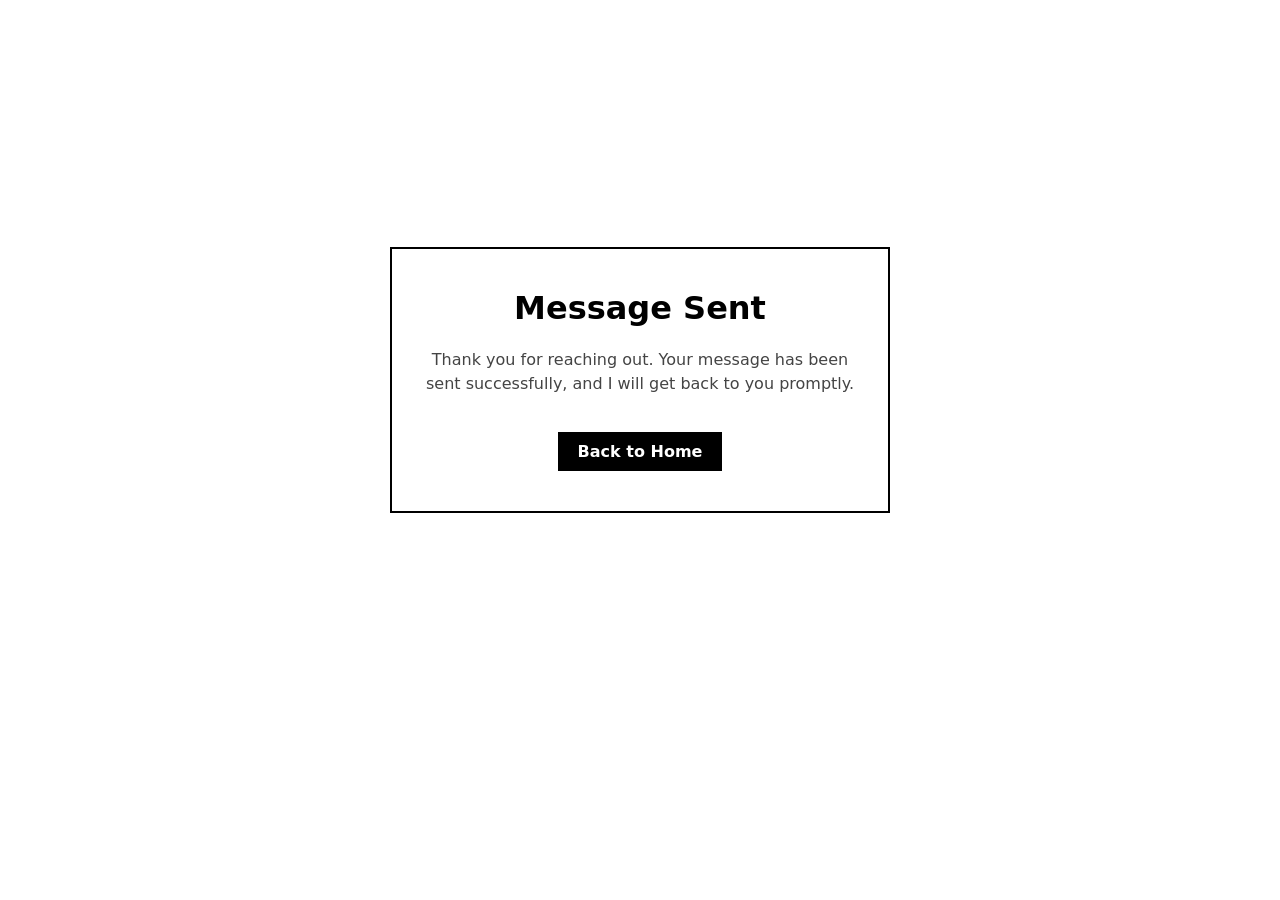
<file: thanks.html>
<!DOCTYPE html>
<html lang="en">

<head>
    <meta charset="UTF-8">
    <meta name="viewport" content="width=device-width, initial-scale=1.0">
    <title>Thank You!</title>
    <style>
        body {
            font-family: system-ui, -apple-system, sans-serif;
            display: flex;
            justify-content: center;
            align-items: center;
            min-height: 80vh;
            margin: 20px;
            text-align: center;
        }

        .thank-you-card {
            border: 2px solid #000;
            padding: 40px 20px;
            max-width: 500px;
            width: 100%;
            box-sizing: border-box;
        }

        h1 {
            margin-top: 0;
        }

        p {
            color: #444;
            line-height: 1.5;
        }

        .home-btn {
            display: inline-block;
            margin-top: 20px;
            padding: 10px 20px;
            background-color: #000;
            color: #fff;
            text-decoration: none;
            font-weight: bold;
        }

        .home-btn:hover {
            background-color: #333;
        }
    </style>
</head>

<body>

    <main class="thank-you-card">
        <h1>Message Sent</h1>
        <p>Thank you for reaching out. Your message has been sent successfully, and I will get back to you promptly.</p>
        <a href="index.html" class="home-btn">Back to Home</a>
    </main>

</body>

</html>
</file>
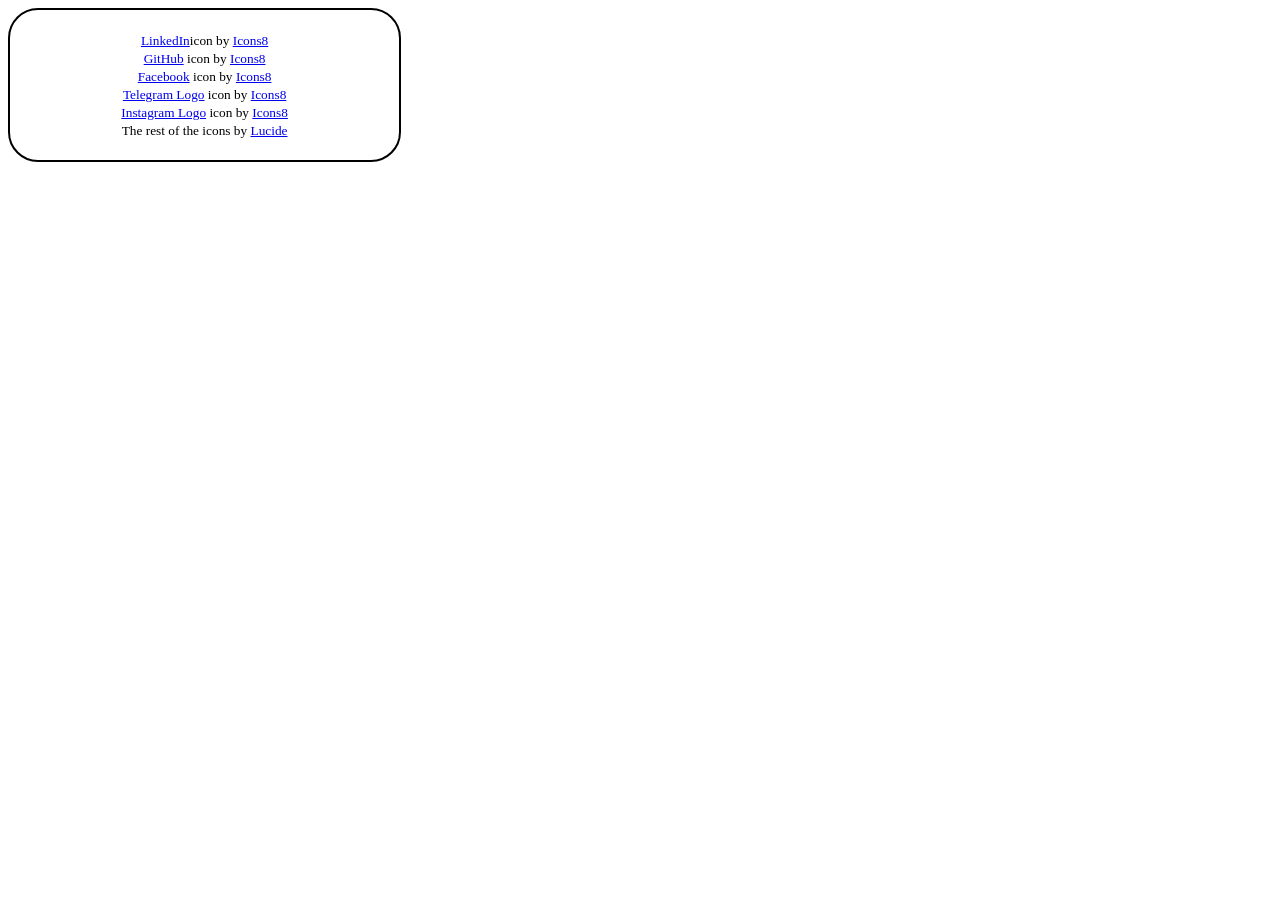
<file: res/z.html>
<!DOCTYPE html>
<html lang="en">

<head>
    <meta charset="UTF-8">
    <meta name="viewport" content="width=device-width initial-scale=1.0">
    <meta name="copyright" content="MOHAMED" />
    <link rel="icon" href="square-arrow-right-enter.svg" type="image/svg+xml">
    <title> Sources </title>
</head>
<body>
    <div style="flex: 1; border: 2px solid #000; padding: 5px; width: 30%; border-radius: 30px; justify-self: center;">
        <p style="text-align: center;"><small>
        <a target="_blank"  href="https://icons8.com/icon/16166/linkedin">LinkedIn</a>icon by <a target="_blank" 
                            href="https://icons8.com">Icons8</a><br><a target="_blank"
                            href="https://icons8.com/icon/106562/github">GitHub</a> icon by <a target="_blank"
                            href="https://icons8.com">Icons8</a><br><a target="_blank"
                            href="https://icons8.com/icon/118487/facebook">Facebook</a> icon by <a target="_blank"
                            href="https://icons8.com">Icons8</a><br><a target="_blank"
                            href="https://icons8.com/icon/9R1sV3QvY18K/telegram">Telegram Logo</a> icon by <a target="_blank"
                            href="https://icons8.com">Icons8</a><br><a target="_blank"
                            href="https://icons8.com/icon/32320/instagram">Instagram Logo</a> icon by <a target="_blank"
                            href="https://icons8.com">Icons8</a><br> The rest of the icons by <a 
                            href="https://lucide.dev/">Lucide</a></small></p>
    </div>
</body>
</html>
</file>
<file: style.css>
/* ==========================================================================
   MOHAMED BENKHIRA — MODERN EDITORIAL & LIQUID GLASS DESIGN SYSTEM
   Palette: Architectural Minimalist
   - Dark Mode: Deep Dark Brown & Soft Light Cream (#0d0806, #df7b35, #cf8928)
   - Light Mode: Crisp Tinted Off-White & Dark Espresso (#f7f3ec, #b86228, #21150f)
   - Ultra-Translucent Liquid Glass with Specular Refraction & Deep Saturation
   ========================================================================== */

@import url('https://fonts.googleapis.com/css2?family=Outfit:wght@300;400;500;600;700;800;900&family=Plus+Jakarta+Sans:wght@300;400;500;600;700;800&family=JetBrains+Mono:wght@400;500;600;700&display=swap');

:root {
  /* --- LIGHT MODE PALETTE (Ultra-Translucent Liquid Glass) --- */
  --bg-base: #f7f3ec;
  --bg-surface: rgba(255, 252, 247, 0.45);
  --bg-surface-elevated: rgba(255, 255, 255, 0.6);
  --bg-surface-solid: #fefbf7;
  --bg-card: rgba(255, 250, 243, 0.42);
  --bg-card-hover: rgba(255, 255, 255, 0.78);
  --bg-input: rgba(255, 255, 255, 0.5);

  --text-main: #21150f;
  --text-muted: #5e4a40;
  --text-dim: #8e796e;
  --text-editorial-ghost: rgba(33, 21, 15, 0.38);

  --border-subtle: rgba(140, 105, 80, 0.14);
  --border-strong: rgba(140, 105, 80, 0.26);
  --border-glow: rgba(190, 100, 45, 0.38);
  --reticle-line: rgba(140, 105, 80, 0.1);

  /* Liquid Glass Specular Reflections */
  --glass-blur: blur(28px) saturate(190%);
  --glass-border: 1px solid rgba(255, 255, 255, 0.75);
  --glass-border-subtle: 1px solid rgba(140, 105, 80, 0.12);
  --glass-specular: inset 0 1px 1px 0 rgba(255, 255, 255, 0.9), inset 0 -1px 1px 0 rgba(140, 105, 80, 0.06);

  --accent-primary: #b86228;
  --accent-primary-hover: #9c4f1c;
  --accent-primary-glow: rgba(184, 98, 40, 0.28);
  --halo-glow-1: rgba(184, 98, 40, 0.45);
  --halo-glow-2: rgba(207, 137, 40, 0.3);
  --halo-arc-teal: rgba(63, 110, 77, 0.4);

  --accent-secondary: #3f6e4d;
  --accent-amber: #cf8928;
  --accent-blue: #3b688c;

  --hero-bg-img: url('res/hero-bg-light.jpg');
  --shadow-sm: 0 4px 16px rgba(45, 30, 20, 0.05);
  --shadow-md: 0 12px 32px rgba(45, 30, 20, 0.08);
  --shadow-lg: 0 24px 54px rgba(45, 30, 20, 0.12);
  --shadow-nav: 0 14px 36px rgba(45, 30, 20, 0.06), 0 2px 6px rgba(45, 30, 20, 0.03);
  --shadow-dock: 0 18px 48px rgba(45, 30, 20, 0.12), 0 4px 12px rgba(45, 30, 20, 0.06);

  --font-display: 'Outfit', sans-serif;
  --font-body: 'Plus Jakarta Sans', sans-serif;
  --font-mono: 'JetBrains Mono', monospace;

  --radius-xs: 8px;
  --radius-sm: 12px;
  --radius-md: 18px;
  --radius-lg: 28px;
  --radius-xl: 36px;
  --radius-full: 9999px;

  --transition-fast: 0.18s cubic-bezier(0.16, 1, 0.3, 1);
  --transition-smooth: 0.35s cubic-bezier(0.16, 1, 0.3, 1);
  --transition-bounce: 0.5s cubic-bezier(0.34, 1.56, 0.64, 1);
}

[data-theme="dark"] {
  /* --- DARK MODE PALETTE (Ultra-Translucent Liquid Glass) --- */
  --bg-base: #0d0806;
  --bg-surface: rgba(22, 14, 10, 0.42);
  --bg-surface-elevated: rgba(34, 21, 15, 0.52);
  --bg-surface-solid: #1b120e;
  --bg-card: rgba(26, 16, 12, 0.42);
  --bg-card-hover: rgba(44, 28, 20, 0.65);
  --bg-input: rgba(20, 13, 9, 0.46);

  --text-main: #f8f1eb;
  --text-muted: #bfaca0;
  --text-dim: #8a7668;
  --text-editorial-ghost: rgba(248, 241, 235, 0.32);

  --border-subtle: rgba(225, 185, 155, 0.12);
  --border-strong: rgba(225, 185, 155, 0.22);
  --border-glow: rgba(225, 125, 55, 0.45);
  --reticle-line: rgba(225, 185, 155, 0.08);

  /* Liquid Glass Specular Reflections */
  --glass-blur: blur(28px) saturate(190%);
  --glass-border: 1px solid rgba(255, 225, 200, 0.18);
  --glass-border-subtle: 1px solid rgba(225, 185, 155, 0.12);
  --glass-specular: inset 0 1px 1px 0 rgba(255, 255, 255, 0.2), inset 0 -1px 1px 0 rgba(0, 0, 0, 0.35);

  --accent-primary: #df7b35;
  --accent-primary-hover: #f38f4a;
  --accent-primary-glow: rgba(223, 123, 53, 0.38);
  --halo-glow-1: rgba(223, 123, 53, 0.55);
  --halo-glow-2: rgba(230, 162, 60, 0.45);
  --halo-arc-teal: rgba(110, 159, 125, 0.55);

  --accent-secondary: #6e9f7d;
  --accent-amber: #e6a23c;
  --accent-blue: #5587b0;

  --hero-bg-img: url('res/hero-bg-dark.jpg');
  --shadow-sm: 0 4px 16px rgba(0, 0, 0, 0.35);
  --shadow-md: 0 14px 38px rgba(0, 0, 0, 0.5);
  --shadow-lg: 0 28px 64px rgba(0, 0, 0, 0.65);
  --shadow-nav: 0 18px 40px rgba(0, 0, 0, 0.5), 0 2px 8px rgba(0, 0, 0, 0.3);
  --shadow-dock: 0 22px 50px rgba(0, 0, 0, 0.65), 0 6px 16px rgba(0, 0, 0, 0.4);
}

/* Base Reset */
*, *::before, *::after {
  box-sizing: border-box;
  margin: 0;
  padding: 0;
}

html {
  scroll-behavior: smooth;
  font-size: 16px;
  background-color: var(--bg-base);
}

body {
  font-family: var(--font-body);
  color: var(--text-main);
  background-color: var(--bg-base);
  line-height: 1.6;
  overflow-x: hidden;
  position: relative;
  min-height: 100vh;
  transition: background-color var(--transition-smooth), color var(--transition-smooth);
}

/* Background Canvas Layer */
.background-canvas {
  position: fixed;
  top: 0;
  left: 0;
  width: 100vw;
  height: 100vh;
  background-image: var(--hero-bg-img);
  background-size: cover;
  background-position: center center;
  background-repeat: no-repeat;
  opacity: 0.88;
  pointer-events: none;
  z-index: 0;
  transition: background-image 0.5s ease, opacity 0.5s ease;
}

[data-theme="dark"] .background-canvas {
  opacity: 0.75;
}

.ambient-glow {
  position: fixed;
  top: 0;
  left: 0;
  width: 100vw;
  height: 100vh;
  background: radial-gradient(circle at 50% 40%, var(--accent-primary-glow) 0%, transparent 65%);
  pointer-events: none;
  z-index: 1;
}

/* App Container */
.app-container {
  position: relative;
  z-index: 2;
  max-width: 1440px;
  margin: 0 auto;
  padding: 14px 24px 60px;
}

h1, h2, h3, h4, h5, h6 {
  font-family: var(--font-display);
  font-weight: 700;
  color: var(--text-main);
  line-height: 1.15;
}

a {
  color: inherit;
  text-decoration: none;
  transition: color var(--transition-fast), transform var(--transition-fast);
}

/* ==========================================================================
   1. Editorial Top Header Navigation (Liquid Glass Across All Pages)
   ========================================================================== */
.site-header {
  display: flex;
  justify-content: space-between;
  align-items: center;
  padding: 8px 18px;
  background: var(--bg-surface);
  backdrop-filter: var(--glass-blur);
  -webkit-backdrop-filter: var(--glass-blur);
  border: var(--glass-border);
  border-radius: var(--radius-full);
  box-shadow: var(--shadow-nav), var(--glass-specular);
  margin-bottom: 20px;
  position: sticky;
  top: 14px;
  z-index: 100;
  transition: transform 0.45s cubic-bezier(0.16, 1, 0.3, 1),
              opacity 0.35s ease,
              border-color var(--transition-smooth),
              box-shadow var(--transition-smooth),
              background var(--transition-smooth);
}

.site-header:hover {
  border-color: var(--border-glow);
  box-shadow: var(--shadow-lg), var(--glass-specular);
}

.site-header.header-hidden {
  transform: translateY(-140%) !important;
  opacity: 0 !important;
  pointer-events: none !important;
}

.logo-btn {
  display: inline-flex;
  align-items: center;
  gap: 12px;
  background: transparent;
  border: none;
  cursor: pointer;
  padding: 2px 4px;
  border-radius: var(--radius-full);
  text-decoration: none;
  outline: none;
}

.logo-circle {
  width: 42px;
  height: 42px;
  border-radius: 50%;
  border: 1.5px solid var(--accent-primary);
  box-shadow: 0 4px 14px var(--accent-primary-glow), var(--glass-specular);
  transition: transform var(--transition-bounce), box-shadow var(--transition-fast);
  overflow: hidden;
  flex-shrink: 0;
  display: flex;
  align-items: center;
  justify-content: center;
  background: var(--bg-surface-elevated);
}

.logo-avatar-img {
  width: 100%;
  height: 100%;
  object-fit: cover;
  border-radius: 50%;
  display: block;
}

.logo-btn:hover .logo-circle {
  transform: scale(1.08) rotate(-3deg);
  border-color: var(--accent-amber);
}

.logo-text {
  display: flex;
  flex-direction: column;
  text-align: left;
}

.logo-name {
  font-family: var(--font-display);
  font-weight: 800;
  font-size: 0.98rem;
  color: var(--text-main);
  letter-spacing: -0.01em;
  line-height: 1.15;
}

.logo-role {
  font-size: 0.68rem;
  font-weight: 700;
  color: var(--accent-primary);
  text-transform: uppercase;
  letter-spacing: 0.08em;
}

.editorial-nav {
  display: flex;
  align-items: center;
  gap: 12px;
  font-family: var(--font-mono);
  font-size: 0.78rem;
  font-weight: 600;
  letter-spacing: 0.06em;
}

.editorial-nav-item {
  color: var(--text-muted);
  transition: color var(--transition-fast), transform var(--transition-fast);
  padding: 4px 6px;
}

.editorial-nav-item:hover,
.editorial-nav-item.active {
  color: var(--text-main);
  font-weight: 700;
}

.editorial-nav-item.active {
  color: var(--accent-primary);
}

.slash-divider {
  color: var(--text-dim);
  opacity: 0.35;
  font-weight: 400;
  user-select: none;
}

.header-actions {
  display: flex;
  align-items: center;
  gap: 10px;
}

.theme-toggle-btn {
  width: 38px;
  height: 38px;
  border-radius: 50%;
  background: var(--bg-surface);
  backdrop-filter: var(--glass-blur);
  -webkit-backdrop-filter: var(--glass-blur);
  border: var(--glass-border);
  color: var(--text-main);
  display: flex;
  align-items: center;
  justify-content: center;
  cursor: pointer;
  outline: none;
  transition: all var(--transition-fast);
  box-shadow: var(--shadow-sm), var(--glass-specular);
}

.theme-toggle-btn:hover {
  border-color: var(--accent-primary);
  transform: rotate(15deg) scale(1.06);
}

.theme-toggle-btn svg {
  width: 17px;
  height: 17px;
  stroke: currentColor;
}

.sun-icon { display: none; }
.moon-icon { display: block; }
[data-theme="dark"] .sun-icon { display: block; }
[data-theme="dark"] .moon-icon { display: none; }

/* ==========================================================================
   Floating Center-Bottom Dock Bar (Liquid Glass Capsule)
   ========================================================================== */
.floating-dock-bar {
  position: fixed;
  left: 50%;
  bottom: 24px;
  transform: translateX(-50%) translateY(140%) scale(0.9);
  z-index: 999;
  display: flex;
  align-items: center;
  gap: 6px;
  padding: 7px 14px;
  background: var(--bg-surface);
  backdrop-filter: var(--glass-blur);
  -webkit-backdrop-filter: var(--glass-blur);
  border: var(--glass-border);
  border-radius: var(--radius-full);
  box-shadow: var(--shadow-dock), var(--glass-specular);
  opacity: 0;
  pointer-events: none;
  transition: transform 0.45s cubic-bezier(0.34, 1.56, 0.64, 1),
              opacity 0.35s ease,
              border-color var(--transition-smooth),
              box-shadow var(--transition-smooth);
}

.floating-dock-bar.dock-visible {
  transform: translateX(-50%) translateY(0) scale(1);
  opacity: 1;
  pointer-events: auto;
}

.dock-logo-btn {
  width: 34px;
  height: 34px;
  border-radius: 50%;
  border: 1.5px solid var(--accent-primary);
  box-shadow: 0 2px 10px var(--accent-primary-glow), var(--glass-specular);
  transition: transform var(--transition-bounce);
  flex-shrink: 0;
  overflow: hidden;
  display: flex;
  align-items: center;
  justify-content: center;
  background: var(--bg-surface-elevated);
}

.dock-avatar-img {
  width: 100%;
  height: 100%;
  object-fit: cover;
  border-radius: 50%;
  display: block;
}

.dock-divider {
  width: 1px;
  height: 20px;
  background: var(--border-strong);
  margin: 0 2px;
}

.dock-nav-list {
  display: flex;
  align-items: center;
  gap: 4px;
  list-style: none;
}

.dock-item {
  position: relative;
}

.dock-link-btn {
  width: 34px;
  height: 34px;
  border-radius: 50%;
  display: flex;
  align-items: center;
  justify-content: center;
  color: var(--text-muted);
  background: transparent;
  border: none;
  cursor: pointer;
  transition: all var(--transition-fast);
  outline: none;
  text-decoration: none;
}

.dock-link-btn svg {
  width: 16px;
  height: 16px;
  stroke: currentColor;
}

.dock-link-btn:hover,
.dock-link-btn.active {
  color: var(--text-main);
  background: rgba(184, 98, 40, 0.14);
  transform: translateY(-2px);
}

.dock-link-btn.active {
  color: var(--accent-primary);
  background: rgba(184, 98, 40, 0.18);
}

.dock-item .dock-tooltip {
  position: absolute;
  bottom: calc(100% + 12px);
  left: 50%;
  transform: translateX(-50%) translateY(4px);
  background: var(--text-main);
  color: var(--bg-surface-solid);
  font-family: var(--font-display);
  font-size: 0.72rem;
  font-weight: 700;
  padding: 4px 10px;
  border-radius: var(--radius-sm);
  white-space: nowrap;
  pointer-events: none;
  opacity: 0;
  transition: all 0.2s cubic-bezier(0.16, 1, 0.3, 1);
  box-shadow: var(--shadow-sm);
  z-index: 1000;
}

.dock-item .dock-tooltip::after {
  content: '';
  position: absolute;
  top: 100%;
  left: 50%;
  transform: translateX(-50%);
  border-width: 4px;
  border-style: solid;
  border-color: var(--text-main) transparent transparent transparent;
}

.dock-item:hover .dock-tooltip {
  opacity: 1;
  transform: translateX(-50%) translateY(0);
}

/* ==========================================================================
   2. Centered Editorial Hero Section
   ========================================================================== */
.hero-section.editorial-hero {
  display: flex;
  flex-direction: column;
  align-items: center;
  justify-content: center;
  min-height: calc(92vh - 80px);
  position: relative;
  text-align: center;
  padding: 30px 10px 20px;
  overflow: visible;
}

.hero-reticle-grid {
  position: absolute;
  top: 0;
  left: 0;
  width: 100%;
  height: 100%;
  pointer-events: none;
  z-index: 1;
}

.reticle-line {
  position: absolute;
  background: var(--reticle-line);
}

.reticle-line.horizontal { top: 48%; left: 5%; right: 5%; height: 1px; }
.reticle-line.vertical { left: 50%; top: 6%; bottom: 12%; width: 1px; }
.reticle-line.diagonal-1 { top: 15%; left: 10%; width: 80%; height: 1px; transform: rotate(24deg); transform-origin: center center; }
.reticle-line.diagonal-2 { top: 15%; left: 10%; width: 80%; height: 1px; transform: rotate(-24deg); transform-origin: center center; }

.reticle-orbit {
  position: absolute;
  top: 48%;
  left: 50%;
  transform: translate(-50%, -50%);
  border-radius: 50%;
  border: 1px solid var(--reticle-line);
}

.reticle-orbit.orbit-outer { width: min(680px, 86vw); height: min(680px, 86vw); }
.reticle-orbit.orbit-inner { width: min(440px, 60vw); height: min(440px, 60vw); }

.hero-halo-ring {
  position: absolute;
  top: 48%;
  left: 50%;
  transform: translate(-50%, -50%);
  width: min(390px, 54vw);
  height: min(390px, 54vw);
  border-radius: 50%;
  border: 2px solid rgba(223, 123, 53, 0.7);
  box-shadow: 0 0 70px var(--halo-glow-1), 0 0 120px var(--halo-glow-2), inset 0 0 50px var(--halo-glow-2);
  pointer-events: none;
  z-index: 2;
  animation: haloPulse 6s ease-in-out infinite alternate;
}

.hero-halo-ring::after {
  content: '';
  position: absolute;
  bottom: -2px;
  left: 15%;
  width: 70%;
  height: 50%;
  border-radius: 0 0 200px 200px;
  border-bottom: 3px solid var(--halo-arc-teal);
  box-shadow: 0 12px 36px var(--halo-arc-teal);
}

@keyframes haloPulse {
  0% { transform: translate(-50%, -50%) scale(0.97); opacity: 0.85; }
  100% { transform: translate(-50%, -50%) scale(1.03); opacity: 1; }
}

.hero-center-visual {
  position: relative;
  z-index: 3;
  width: 100%;
  max-width: 600px;
  height: 380px;
  display: flex;
  align-items: center;
  justify-content: center;
  margin-top: 10px;
  margin-bottom: -40px;
}

.cube-visual-container {
  position: relative;
  width: 100%;
  height: 100%;
  display: flex;
  align-items: center;
  justify-content: center;
  overflow: visible;
  background: transparent !important;
  border: none !important;
}

.cube-canvas-wrapper {
  position: relative;
  width: 100%;
  height: 100%;
  min-height: 380px;
  background: transparent !important;
  border: none !important;
  box-shadow: none !important;
  display: flex;
  align-items: center;
  justify-content: center;
}

#cube-canvas {
  width: 100% !important;
  height: 100% !important;
  min-height: 380px;
  display: block;
  cursor: grab;
  outline: none;
  background: transparent !important;
}

#cube-canvas:active { cursor: grabbing; }

.editorial-title-container {
  position: relative;
  z-index: 10;
  width: 100%;
  max-width: 1200px;
  margin: 0 auto;
}

.hero-giant-title {
  font-family: var(--font-display);
  font-size: clamp(2.8rem, 7.2vw, 6.4rem);
  font-weight: 900;
  letter-spacing: -0.035em;
  line-height: 0.95;
  text-transform: uppercase;
  display: flex;
  flex-direction: column;
  align-items: center;
  user-select: none;
}

.hero-giant-title .title-line-1 { color: var(--text-main); text-shadow: 0 4px 20px rgba(0, 0, 0, 0.15); }
.hero-giant-title .title-line-2 { color: var(--text-editorial-ghost); -webkit-text-stroke: 1.5px var(--border-strong); margin-top: 4px; }
[data-theme="dark"] .hero-giant-title .title-line-2 { -webkit-text-stroke: 1.5px rgba(248, 241, 235, 0.28); }

.floating-tech-icon {
  position: absolute;
  width: 48px;
  height: 48px;
  border-radius: 50%;
  background: var(--bg-surface);
  backdrop-filter: var(--glass-blur);
  -webkit-backdrop-filter: var(--glass-blur);
  border: var(--glass-border);
  box-shadow: 0 10px 26px rgba(45, 30, 20, 0.14), var(--glass-specular);
  display: flex;
  align-items: center;
  justify-content: center;
  z-index: 12;
  cursor: pointer;
  transition: transform var(--transition-bounce), box-shadow var(--transition-fast), border-color var(--transition-fast);
}

.floating-tech-icon img { width: 25px; height: 25px; object-fit: contain; display: block; }
.floating-tech-icon:hover { transform: scale(1.25) translateY(-5px) !important; border-color: var(--accent-primary); }
.floating-tech-icon.icon-python { top: -24px; left: 8%; animation: floatScramble1 4.5s ease-in-out infinite alternate; }
.floating-tech-icon.icon-js { top: -8px; right: 10%; animation: floatScramble2 5.2s ease-in-out infinite alternate; }
.floating-tech-icon.icon-html { bottom: -18px; right: 18%; animation: floatScramble3 4.8s ease-in-out infinite alternate; }

@keyframes floatScramble1 { 0% { transform: translate(0, 0); } 100% { transform: translate(6px, -12px); } }
@keyframes floatScramble2 { 0% { transform: translate(0, 0); } 100% { transform: translate(-8px, -14px); } }
@keyframes floatScramble3 { 0% { transform: translate(0, 0); } 100% { transform: translate(8px, 10px); } }

.hero-narrative-block {
  position: relative;
  z-index: 10;
  max-width: 680px;
  margin: 28px auto 0;
  display: flex;
  flex-direction: column;
  align-items: center;
  gap: 20px;
}

.hero-editorial-desc {
  font-size: clamp(0.96rem, 1.4vw, 1.12rem);
  color: var(--text-muted);
  line-height: 1.65;
  font-weight: 500;
}

.btn-primary {
  display: inline-flex;
  align-items: center;
  gap: 10px;
  background: #ea580c;
  color: #ffffff;
  padding: 13px 30px;
  border-radius: var(--radius-full);
  font-family: var(--font-display);
  font-weight: 700;
  font-size: 0.95rem;
  box-shadow: 0 6px 20px rgba(234, 88, 12, 0.4);
  border: 1px solid rgba(255, 255, 255, 0.25);
  transition: all var(--transition-bounce);
  cursor: pointer;
  text-decoration: none;
}

.btn-primary:hover {
  transform: translateY(-3px) scale(1.03);
  box-shadow: 0 10px 28px rgba(234, 88, 12, 0.55);
  color: #ffffff;
}

.btn-secondary {
  display: inline-flex;
  align-items: center;
  gap: 10px;
  background: var(--bg-surface);
  backdrop-filter: var(--glass-blur);
  -webkit-backdrop-filter: var(--glass-blur);
  color: var(--text-main);
  padding: 13px 24px;
  border-radius: var(--radius-full);
  font-family: var(--font-display);
  font-weight: 700;
  font-size: 0.95rem;
  border: var(--glass-border);
  box-shadow: var(--shadow-sm), var(--glass-specular);
  transition: all var(--transition-fast);
  cursor: pointer;
  text-decoration: none;
}

.btn-secondary:hover {
  background: var(--bg-card-hover);
  border-color: var(--accent-primary);
  transform: translateY(-2px);
  box-shadow: 0 6px 20px var(--accent-primary-glow), var(--glass-specular);
}

.hero-tech-strip {
  position: relative;
  z-index: 10;
  display: flex;
  align-items: center;
  justify-content: center;
  flex-wrap: wrap;
  gap: 16px;
  margin-top: 44px;
  padding: 12px 24px;
  background: var(--bg-surface);
  backdrop-filter: var(--glass-blur);
  -webkit-backdrop-filter: var(--glass-blur);
  border: var(--glass-border);
  border-radius: var(--radius-full);
  font-family: var(--font-mono);
  font-size: 0.76rem;
  font-weight: 700;
  letter-spacing: 0.1em;
  color: var(--text-muted);
  box-shadow: var(--shadow-sm), var(--glass-specular);
  max-width: 1080px;
}

.tech-strip-dot { color: var(--accent-primary); opacity: 0.6; user-select: none; }

/* ==========================================================================
   3. Continuous Horizontal Roadmap Scroller (Exact Match to Images 3, 4, 5)
   ========================================================================== */
.horizontal-journey-section {
  padding: 90px 0 60px;
  position: relative;
}

.journey-wrapper {
  display: flex;
  align-items: stretch;
  gap: 40px;
  position: relative;
}

/* Left Column: Fixed/Sticky Roadmap Statement */
.journey-left-block {
  width: 380px;
  flex-shrink: 0;
  display: flex;
  flex-direction: column;
  justify-content: flex-start;
  gap: 20px;
  padding-right: 20px;
}

.journey-badge-tag {
  font-family: var(--font-mono);
  font-size: 0.76rem;
  font-weight: 800;
  letter-spacing: 0.14em;
  color: var(--accent-primary);
  text-transform: uppercase;
}

.journey-giant-heading {
  font-family: var(--font-display);
  font-size: clamp(2.2rem, 3.4vw, 3.2rem);
  font-weight: 800;
  line-height: 1.1;
  letter-spacing: -0.025em;
  color: var(--text-main);
}

.journey-desc-text {
  font-size: 0.98rem;
  color: var(--text-muted);
  line-height: 1.7;
}

.journey-controls-row {
  display: flex;
  align-items: center;
  gap: 16px;
  flex-wrap: wrap;
  margin-top: 6px;
}

.journey-arrow-nav {
  display: flex;
  align-items: center;
  gap: 8px;
}

.journey-nav-btn {
  width: 44px;
  height: 44px;
  border-radius: 50%;
  background: var(--bg-surface);
  border: var(--glass-border);
  backdrop-filter: var(--glass-blur);
  color: var(--text-main);
  display: flex;
  align-items: center;
  justify-content: center;
  cursor: pointer;
  box-shadow: var(--shadow-sm);
  transition: all var(--transition-fast);
}

.journey-nav-btn:hover {
  background: var(--accent-primary);
  color: #ffffff;
  border-color: var(--accent-primary);
  transform: translateY(-2px);
  box-shadow: 0 8px 20px var(--accent-primary-glow);
}

.journey-nav-btn:active {
  transform: translateY(0);
}

.journey-scroll-hint {
  font-family: var(--font-mono);
  font-size: 0.72rem;
  color: var(--text-dim);
  letter-spacing: 0.05em;
  text-transform: uppercase;
  margin-top: -6px;
}

/* Vertical Divider Line */
.journey-vertical-divider {
  width: 1px;
  background: var(--border-strong);
  flex-shrink: 0;
  margin: 0 10px;
}

/* Right Column: Horizontal Conveyor Track */
.journey-track-viewport {
  flex-grow: 1;
  overflow-x: scroll;
  overflow-y: hidden;
  padding-bottom: 20px;
  scroll-behavior: smooth;
  cursor: grab;
  display: flex;
  flex-direction: column;
  justify-content: space-between;
  scrollbar-width: none;
}

.journey-track-viewport::-webkit-scrollbar {
  display: none;
}

.journey-track-viewport:active { cursor: grabbing; }

.journey-cards-track {
  display: flex;
  gap: 36px;
  width: max-content;
  padding-bottom: 24px;
}

/* Phase Card: Spacious 3D Aesthetic Matching Reference */
.journey-phase-card {
  width: 340px;
  display: flex;
  flex-direction: column;
  gap: 16px;
  user-select: none;
  transition: transform 0.3s ease, opacity 0.3s ease;
}

.phase-header-tag {
  font-family: var(--font-mono);
  font-size: 0.76rem;
  font-weight: 800;
  letter-spacing: 0.12em;
  color: var(--text-dim);
  text-transform: uppercase;
  transition: color var(--transition-fast);
}

.journey-phase-card.is-active-phase .phase-header-tag {
  color: var(--accent-primary);
  font-weight: 900;
}

.phase-visual-card {
  width: 100%;
  height: 290px;
  border-radius: 28px;
  background: #f0eae1;
  display: flex;
  align-items: center;
  justify-content: center;
  box-shadow: 0 16px 36px rgba(45, 30, 20, 0.08);
  overflow: hidden;
  position: relative;
  border: 1.5px solid rgba(223, 123, 53, 0.15);
  transition: transform 0.4s cubic-bezier(0.34, 1.56, 0.64, 1), box-shadow 0.3s ease, border-color 0.3s ease;
}

[data-theme="dark"] .phase-visual-card {
  background: #18100b;
  border-color: rgba(223, 123, 53, 0.22);
  box-shadow: 0 18px 42px rgba(0, 0, 0, 0.6);
}

.journey-phase-card:hover .phase-visual-card,
.journey-phase-card.is-active-phase .phase-visual-card {
  transform: translateY(-8px) scale(1.02);
  border-color: var(--accent-primary);
  box-shadow: 0 24px 50px rgba(223, 123, 53, 0.32);
}

.phase-visual-card img {
  width: 100%;
  height: 100%;
  object-fit: cover;
  transition: transform 0.4s ease;
}

.journey-phase-card:hover .phase-visual-card img {
  transform: scale(1.05);
}

.phase-caption-text {
  font-size: 0.92rem;
  color: var(--text-muted);
  line-height: 1.6;
}

.phase-caption-text strong {
  color: var(--text-main);
  display: block;
  font-size: 0.98rem;
  margin-bottom: 3px;
}

/* Bottom Continuous Timeline Ruler Axis with Sliding Progress Tracer */
.journey-timeline-ruler-wrap {
  position: relative;
  width: max-content;
  padding-top: 18px;
  border-top: 1.5px solid var(--border-strong);
}

.ruler-progress-line {
  position: absolute;
  top: -2px;
  left: 0;
  height: 3px;
  width: 80px;
  background: linear-gradient(90deg, var(--accent-primary), #fb923c);
  box-shadow: 0 0 12px var(--accent-primary);
  border-radius: 4px;
  transition: transform 0.15s ease-out;
  pointer-events: none;
}

.journey-timeline-ruler {
  display: flex;
  align-items: center;
  gap: 36px;
}

.ruler-milestone {
  width: 340px;
  display: flex;
  align-items: center;
  gap: 12px;
  cursor: pointer;
  opacity: 0.65;
  transition: opacity var(--transition-fast), transform var(--transition-fast);
}

.ruler-milestone:hover,
.ruler-milestone.is-active {
  opacity: 1;
}

.ruler-milestone.is-active .ruler-date {
  color: var(--accent-primary);
  font-weight: 900;
  text-shadow: 0 0 12px var(--accent-primary-glow);
}

.ruler-date {
  font-family: var(--font-mono);
  font-size: 0.82rem;
  font-weight: 800;
  color: var(--text-main);
  white-space: nowrap;
  transition: color var(--transition-fast);
}

.ruler-ticks-bar {
  flex-grow: 1;
  height: 10px;
  background-image: repeating-linear-gradient(to right, var(--border-strong) 0, var(--border-strong) 1px, transparent 1px, transparent 8px);
}

/* ==========================================================================
   4. Spinning Revolving Article Dial Section (Exact Match to Dark Image 2)
   ========================================================================== */
.article-dial-section {
  padding: 100px 0 70px;
  position: relative;
  text-align: center;
  overflow: visible;
}

.dial-section-header {
  position: relative;
  max-width: 960px;
  margin: 0 auto 30px;
  display: flex;
  justify-content: space-between;
  align-items: center;
}

.dial-side-caption {
  font-family: var(--font-mono);
  font-size: 0.76rem;
  font-weight: 800;
  letter-spacing: 0.16em;
  text-transform: uppercase;
  color: var(--text-dim);
}

.article-dial-stage-wrapper {
  position: relative;
  width: 100%;
  max-width: 900px;
  height: 640px;
  margin: 0 auto;
  display: flex;
  align-items: center;
  justify-content: center;
}

.dial-wheel-orbit {
  position: relative;
  width: 540px;
  height: 540px;
  border-radius: 50%;
  animation: wheelRotate 50s linear infinite;
  cursor: grab;
}

.dial-wheel-orbit:hover { animation-play-state: paused; }
.dial-wheel-orbit:active { cursor: grabbing; }

@keyframes wheelRotate {
  from { transform: rotate(0deg); }
  to { transform: rotate(360deg); }
}

@keyframes wheelCounterRotate {
  from { transform: rotate(0deg); }
  to { transform: rotate(-360deg); }
}

.dial-card-node {
  position: absolute;
  top: 50%;
  left: 50%;
  width: 140px;
  height: 160px;
  border-radius: 20px;
  transform: translate(-50%, -50%) rotate(calc(var(--i) * 36deg)) translateY(-230px) rotate(calc(var(--i) * -36deg));
  cursor: pointer;
  transition: transform 0.3s cubic-bezier(0.34, 1.56, 0.64, 1);
  z-index: 10;
}

.dial-card-node:hover {
  transform: translate(-50%, -50%) rotate(calc(var(--i) * 36deg)) translateY(-230px) rotate(calc(var(--i) * -36deg)) scale(1.25);
  z-index: 50;
}

.dial-card-inner {
  width: 100%;
  height: 100%;
  border-radius: 20px;
  overflow: hidden;
  position: relative;
  display: flex;
  flex-direction: column;
  justify-content: flex-end;
  padding: 10px;
  box-shadow: 0 14px 32px rgba(20, 12, 8, 0.55);
  border: 1.5px solid rgba(223, 123, 53, 0.35);
  animation: wheelCounterRotate 50s linear infinite;
  background: #18100b;
}

.dial-wheel-orbit:hover .dial-card-inner {
  animation-play-state: paused;
}

.dial-card-photo {
  position: absolute;
  top: 0;
  left: 0;
  width: 100%;
  height: 100%;
  object-fit: cover;
  z-index: 1;
  transition: transform 0.4s ease;
}

.dial-card-node:hover .dial-card-photo {
  transform: scale(1.1);
}

.dial-card-scrim {
  position: absolute;
  inset: 0;
  background: linear-gradient(to bottom, rgba(15, 9, 6, 0.15) 0%, rgba(15, 9, 6, 0.85) 100%);
  z-index: 2;
}

.dial-node-meta {
  position: relative;
  z-index: 3;
  display: flex;
  flex-direction: column;
  gap: 2px;
  text-align: left;
}

.dial-node-tag {
  font-family: var(--font-mono);
  font-size: 0.62rem;
  font-weight: 800;
  color: var(--accent-primary);
  letter-spacing: 0.06em;
  text-transform: uppercase;
}

.dial-node-title {
  font-family: var(--font-display);
  font-size: 0.76rem;
  font-weight: 800;
  color: #ffffff;
  line-height: 1.2;
  text-shadow: 0 2px 4px rgba(0, 0, 0, 0.8);
}

/* Article Reader Modal */
.article-modal-backdrop {
  position: fixed;
  top: 0;
  left: 0;
  width: 100vw;
  height: 100vh;
  background: rgba(0, 0, 0, 0.65);
  backdrop-filter: blur(14px);
  z-index: 9999;
  display: flex;
  align-items: center;
  justify-content: center;
  padding: 20px;
  opacity: 0;
  pointer-events: none;
  transition: opacity 0.3s ease;
}

.article-modal-backdrop.is-open { opacity: 1; pointer-events: auto; }

.article-modal-card {
  max-width: 720px;
  width: 100%;
  max-height: 85vh;
  overflow-y: auto;
  background: var(--bg-surface-solid);
  border: var(--glass-border);
  border-radius: var(--radius-xl);
  padding: 40px;
  box-shadow: var(--shadow-lg), var(--glass-specular);
  position: relative;
  display: flex;
  flex-direction: column;
  gap: 20px;
  transform: translateY(20px) scale(0.96);
  transition: transform 0.35s cubic-bezier(0.34, 1.56, 0.64, 1);
}

.article-modal-backdrop.is-open .article-modal-card { transform: translateY(0) scale(1); }

.modal-close-btn {
  position: absolute;
  top: 20px;
  right: 20px;
  width: 38px;
  height: 38px;
  border-radius: 50%;
  background: var(--bg-surface);
  border: var(--glass-border);
  color: var(--text-main);
  cursor: pointer;
  display: flex;
  align-items: center;
  justify-content: center;
  font-size: 1.2rem;
}

.modal-close-btn:hover { background: var(--accent-primary); color: #ffffff; }

/* ==========================================================================
   5. 3D Embossed Metallic Coin Contact Stage (Exact Match to Dark Image 1)
   ========================================================================== */
.contact-coin-section {
  padding: 100px 0 60px;
  position: relative;
  text-align: center;
}

.contact-coin-stage {
  position: relative;
  width: 100%;
  max-width: 480px;
  height: 200px;
  margin: 0 auto 30px;
  display: flex;
  align-items: center;
  justify-content: center;
}

.coin-glow-orbit {
  position: absolute;
  width: 240px;
  height: 240px;
  border-radius: 50%;
  background: radial-gradient(circle, var(--accent-primary-glow) 0%, transparent 70%);
}

.metallic-coin-3d {
  width: 130px;
  height: 130px;
  border-radius: 26px;
  background: linear-gradient(135deg, #3d2315 0%, #150d08 50%, #29160d 100%);
  border: 3px solid #df7b35;
  box-shadow: 0 0 50px rgba(223, 123, 53, 0.45),
              inset 0 2px 4px rgba(255, 255, 255, 0.4),
              inset 0 -2px 6px rgba(0, 0, 0, 0.6);
  display: flex;
  align-items: center;
  justify-content: center;
  position: relative;
  transform-style: preserve-3d;
  animation: coinFloat 5s ease-in-out infinite alternate;
  cursor: pointer;
}

.metallic-coin-3d::after {
  content: '';
  position: absolute;
  inset: 8px;
  border-radius: 18px;
  border: 1.5px dashed rgba(223, 123, 53, 0.5);
}

.coin-symbol-text {
  font-family: var(--font-display);
  font-size: 3.4rem;
  font-weight: 900;
  color: #df7b35;
  text-shadow: 0 3px 12px rgba(0, 0, 0, 0.8), 0 0 20px rgba(223, 123, 53, 0.6);
  user-select: none;
}

@keyframes coinFloat {
  0% { transform: translateY(0px) rotateY(-12deg) rotateX(8deg); }
  100% { transform: translateY(-12px) rotateY(16deg) rotateX(-6deg); }
}

.contact-coin-giant-statement {
  font-family: var(--font-display);
  font-size: clamp(1.4rem, 2.8vw, 2.2rem);
  font-weight: 700;
  max-width: 900px;
  margin: 0 auto 36px;
  line-height: 1.45;
  color: var(--text-main);
}

.contact-coin-action-row {
  display: flex;
  justify-content: center;
  align-items: center;
  gap: 16px;
  flex-wrap: wrap;
}

.email-copy-box {
  display: flex;
  align-items: center;
  gap: 12px;
  padding: 10px 18px;
  background: var(--bg-surface);
  backdrop-filter: var(--glass-blur);
  border: var(--glass-border);
  border-radius: var(--radius-full);
  box-shadow: var(--glass-specular);
}

.email-display-text {
  font-family: var(--font-mono);
  font-size: 0.92rem;
  color: var(--text-main);
}

.copy-btn {
  display: inline-flex;
  align-items: center;
  gap: 6px;
  padding: 6px 14px;
  border-radius: var(--radius-full);
  background: var(--bg-surface-elevated);
  color: var(--accent-primary);
  border: 1px solid var(--border-subtle);
  font-family: var(--font-display);
  font-size: 0.8rem;
  font-weight: 700;
  cursor: pointer;
  transition: all var(--transition-fast);
}

.copy-btn:hover { background: var(--accent-primary); color: #ffffff; }

/* ==========================================================================
   6. Dedicated Resume Page (resume.html)
   ========================================================================== */
.resume-page-wrapper {
  display: flex;
  flex-direction: column;
  gap: 32px;
  padding: 10px 0 40px;
}

.resume-hero-card { padding: 36px; }

.resume-profile-header {
  display: flex;
  align-items: center;
  gap: 32px;
  flex-wrap: wrap;
}

.resume-avatar-large {
  width: 120px;
  height: 120px;
  border-radius: 50%;
  border: 3px solid var(--accent-primary);
  box-shadow: 0 8px 24px var(--accent-primary-glow), var(--glass-specular);
  overflow: hidden;
  flex-shrink: 0;
}

.resume-avatar-large img { width: 100%; height: 100%; object-fit: cover; }

.resume-profile-info {
  flex-grow: 1;
  display: flex;
  flex-direction: column;
  gap: 8px;
}

.resume-badge-status {
  display: inline-flex;
  align-items: center;
  gap: 8px;
  font-family: var(--font-mono);
  font-size: 0.76rem;
  font-weight: 700;
  color: var(--accent-secondary);
  background: rgba(63, 110, 77, 0.12);
  padding: 4px 12px;
  border-radius: var(--radius-full);
  width: fit-content;
}

.pulse-dot {
  width: 8px;
  height: 8px;
  border-radius: 50%;
  background: var(--accent-secondary);
  animation: pulseDot 2s infinite;
}

@keyframes pulseDot { 0%, 100% { opacity: 1; } 50% { opacity: 0.4; } }

.resume-name-title { font-size: 2.2rem; font-weight: 900; letter-spacing: -0.02em; }
.resume-subtitle-text { font-size: 0.96rem; color: var(--text-muted); max-width: 680px; line-height: 1.6; }
.resume-meta-chips { display: flex; flex-wrap: wrap; gap: 10px; margin-top: 6px; }

.meta-chip {
  font-family: var(--font-mono);
  font-size: 0.78rem;
  font-weight: 600;
  color: var(--text-dim);
  background: var(--bg-surface-elevated);
  padding: 4px 10px;
  border-radius: var(--radius-full);
  border: 1px solid var(--border-subtle);
}

.resume-action-buttons {
  display: flex;
  flex-direction: column;
  gap: 10px;
  flex-shrink: 0;
}

.resume-layout-grid {
  display: grid;
  grid-template-columns: 1.25fr 0.75fr;
  gap: 28px;
}

.resume-column-main, .resume-column-side {
  display: flex;
  flex-direction: column;
  gap: 28px;
}

.resume-section-card { padding: 32px; }

.section-card-header {
  display: flex;
  align-items: center;
  gap: 12px;
  margin-bottom: 22px;
  padding-bottom: 14px;
  border-bottom: 1px solid var(--border-subtle);
}

.section-card-header h2 { font-size: 1.35rem; font-weight: 800; }
.section-card-icon { font-size: 1.4rem; }

.timeline-institution { font-size: 0.88rem; font-weight: 700; color: var(--accent-primary); margin-bottom: 4px; }
.resume-projects-list { display: flex; flex-direction: column; gap: 20px; }

.resume-project-item {
  display: flex;
  flex-direction: column;
  gap: 8px;
  padding: 16px;
  background: var(--bg-surface);
  border: var(--glass-border);
  border-radius: var(--radius-md);
}

.project-header-row { display: flex; align-items: center; justify-content: space-between; }
.project-name { font-size: 1.1rem; font-weight: 700; }
.resume-proj-link { font-family: var(--font-mono); font-size: 0.8rem; font-weight: 700; color: var(--accent-primary); }
.project-summary { font-size: 0.88rem; color: var(--text-muted); line-height: 1.6; }

@media print {
  body { background: #ffffff !important; color: #000000 !important; }
  .site-header, .floating-dock-bar, .resume-action-buttons, .site-footer, .ambient-glow, .background-canvas { display: none !important; }
  .app-container { padding: 0 !important; max-width: 100% !important; }
  .glass-card { background: #ffffff !important; border: 1px solid #ddd !important; box-shadow: none !important; backdrop-filter: none !important; }
}

.skills-pill-group { display: flex; flex-wrap: wrap; gap: 8px; }

.skill-pill {
  padding: 5px 12px;
  border-radius: var(--radius-full);
  background: var(--bg-surface);
  backdrop-filter: var(--glass-blur);
  border: var(--glass-border);
  font-size: 0.82rem;
  font-weight: 600;
  color: var(--text-main);
  box-shadow: var(--glass-specular);
  transition: all var(--transition-fast);
}

.competency-bars { display: flex; flex-direction: column; gap: 16px; }
.competency-item { display: flex; flex-direction: column; gap: 6px; }
.competency-header { display: flex; justify-content: space-between; font-size: 0.86rem; font-weight: 700; }

.competency-bar-track {
  width: 100%;
  height: 8px;
  background: var(--bg-surface-elevated);
  border-radius: var(--radius-full);
  overflow: hidden;
  border: 1px solid var(--border-subtle);
}

.competency-bar-fill {
  height: 100%;
  border-radius: var(--radius-full);
  background: linear-gradient(90deg, var(--accent-primary) 0%, var(--accent-amber) 100%);
}

.timeline-list {
  display: flex;
  flex-direction: column;
  gap: 22px;
  position: relative;
  padding-left: 24px;
  border-left: 2px solid var(--border-strong);
  margin-top: 14px;
}

.timeline-item {
  position: relative;
  display: flex;
  flex-direction: column;
  gap: 6px;
}

.timeline-item::before {
  content: '';
  position: absolute;
  left: -31px;
  top: 4px;
  width: 12px;
  height: 12px;
  border-radius: 50%;
  background: var(--accent-primary);
  border: 2px solid var(--bg-surface-solid);
}

.timeline-period { font-family: var(--font-mono); font-size: 0.76rem; font-weight: 700; color: var(--accent-primary); }
.timeline-title { font-size: 1.1rem; font-weight: 700; color: var(--text-main); }
.timeline-desc { font-size: 0.9rem; color: var(--text-muted); line-height: 1.6; }

/* Filter Bar for Articles */
.article-filter-bar {
  display: flex;
  align-items: center;
  justify-content: center;
  flex-wrap: wrap;
  gap: 10px;
  margin: 30px 0;
}

.filter-chip {
  padding: 8px 18px;
  border-radius: var(--radius-full);
  background: var(--bg-surface);
  backdrop-filter: var(--glass-blur);
  border: var(--glass-border);
  font-family: var(--font-display);
  font-size: 0.85rem;
  font-weight: 600;
  color: var(--text-muted);
  cursor: pointer;
  transition: all var(--transition-fast);
}

.filter-chip.active, .filter-chip:hover {
  background: var(--accent-primary);
  color: #ffffff;
  border-color: var(--accent-primary);
}

.article-card-enhanced {
  padding: 28px;
  background: var(--bg-card);
  backdrop-filter: var(--glass-blur);
  border: var(--glass-border);
  border-radius: var(--radius-lg);
  box-shadow: var(--shadow-sm), var(--glass-specular);
  display: flex;
  flex-direction: column;
  gap: 12px;
  transition: all var(--transition-fast);
}

.article-card-enhanced:hover {
  transform: translateY(-3px);
  border-color: var(--accent-primary);
  box-shadow: var(--shadow-md), var(--glass-specular);
}

.article-header-meta {
  display: flex;
  align-items: center;
  gap: 14px;
}

.article-badge-chip {
  font-family: var(--font-mono);
  font-size: 0.74rem;
  font-weight: 700;
  padding: 4px 10px;
  border-radius: var(--radius-full);
  background: var(--bg-surface-elevated);
  border: 1px solid var(--border-subtle);
  color: var(--accent-primary);
}

.article-read-time {
  font-family: var(--font-mono);
  font-size: 0.74rem;
  color: var(--text-dim);
}

.article-title-heading {
  font-size: 1.35rem;
  font-weight: 800;
  line-height: 1.3;
}

.article-body-p {
  font-size: 0.94rem;
  color: var(--text-muted);
  line-height: 1.7;
}

/* Glass Card */
.glass-card {
  background: var(--bg-card);
  backdrop-filter: var(--glass-blur);
  -webkit-backdrop-filter: var(--glass-blur);
  border: var(--glass-border);
  border-radius: var(--radius-xl);
  box-shadow: var(--shadow-md), var(--glass-specular);
}

/* Contact Page Layout */
.contact-hero-header {
  text-align: center;
  max-width: 780px;
  margin: 20px auto 40px;
}

.section-tag {
  font-family: var(--font-mono);
  font-size: 0.76rem;
  font-weight: 800;
  letter-spacing: 0.14em;
  color: var(--accent-primary);
  text-transform: uppercase;
}

.section-title {
  font-size: clamp(2.2rem, 4vw, 3.4rem);
  font-weight: 900;
  margin: 6px 0 12px;
}

.section-subtitle {
  font-size: 1.05rem;
  color: var(--text-muted);
  line-height: 1.6;
}

.contact-layout-grid {
  display: grid;
  grid-template-columns: 1fr 1.25fr;
  gap: 36px;
  max-width: 1140px;
  margin: 0 auto;
}

.contact-info-panel {
  display: flex;
  flex-direction: column;
  gap: 24px;
}

.contact-social-grid {
  display: grid;
  grid-template-columns: repeat(2, minmax(0, 1fr));
  gap: 12px;
}

.contact-social-card {
  display: flex;
  align-items: center;
  justify-content: center;
  gap: 12px;
  min-height: 84px;
  padding: 14px 16px;
  border-radius: var(--radius-md);
  background: var(--bg-surface-elevated);
  border: 1px solid var(--border-subtle);
  box-shadow: var(--glass-specular);
  color: var(--text-main);
  text-decoration: none;
  transition: transform var(--transition-fast), border-color var(--transition-fast), box-shadow var(--transition-fast), background var(--transition-fast);
}

.contact-social-card:hover {
  transform: translateY(-2px);
  border-color: var(--accent-primary);
  box-shadow: 0 10px 24px var(--accent-primary-glow), var(--glass-specular);
  background: var(--bg-card-hover);
}

.contact-social-card img {
  width: 30px;
  height: 30px;
  object-fit: contain;
  flex-shrink: 0;
}

.social-name {
  font-size: 0.68rem;
  font-weight: 800;
  letter-spacing: 0.12em;
  text-transform: uppercase;
  color: var(--text-main);
  line-height: 1.2;
}

.contact-highlight-card {
  padding: 28px;
  background: var(--bg-card);
  backdrop-filter: var(--glass-blur);
  border: var(--glass-border);
  border-radius: var(--radius-lg);
  box-shadow: var(--shadow-sm), var(--glass-specular);
  display: flex;
  flex-direction: column;
  gap: 16px;
}

.contact-form-panel {
  padding: 36px;
  background: var(--bg-card);
  backdrop-filter: var(--glass-blur);
  border: var(--glass-border);
  border-radius: var(--radius-xl);
  box-shadow: var(--shadow-lg), var(--glass-specular);
}

.modern-form { display: flex; flex-direction: column; gap: 20px; }
.form-group-row { display: grid; grid-template-columns: 1fr 1fr; gap: 18px; }
.form-group { display: flex; flex-direction: column; gap: 8px; }
.form-label { font-family: var(--font-display); font-size: 0.88rem; font-weight: 700; color: var(--text-main); }
.form-label .required-star { color: var(--accent-primary); }

.form-input, .form-select, .form-textarea {
  width: 100%;
  padding: 13px 18px;
  border-radius: var(--radius-sm);
  background: var(--bg-input);
  backdrop-filter: var(--glass-blur);
  border: 1.5px solid var(--border-strong);
  color: var(--text-main);
  font-family: var(--font-body);
  font-size: 0.95rem;
  outline: none;
  transition: all var(--transition-fast);
}

.form-input:focus, .form-select:focus, .form-textarea:focus {
  border-color: var(--accent-primary);
  box-shadow: 0 0 0 4px var(--accent-primary-glow);
}

.form-textarea { resize: vertical; min-height: 130px; }

/* ==========================================================================
   6. Featured Projects Section & Page Grid (projects.html & index.html)
   ========================================================================== */
.projects-grid {
  display: grid;
  grid-template-columns: repeat(auto-fill, minmax(460px, 1fr));
  gap: 32px;
  max-width: 1140px;
  margin: 0 auto;
}

@media (max-width: 768px) {
  .projects-grid {
    grid-template-columns: 1fr;
  }
}

.project-card {
  display: flex;
  flex-direction: column;
  background: var(--bg-card);
  backdrop-filter: var(--glass-blur);
  border: var(--glass-border);
  border-radius: var(--radius-xl);
  overflow: hidden;
  box-shadow: var(--shadow-sm), var(--glass-specular);
  transition: transform 0.35s cubic-bezier(0.34, 1.56, 0.64, 1), box-shadow 0.35s ease, border-color 0.3s ease, opacity 0.25s ease;
}

.project-card:hover {
  transform: translateY(-8px);
  border-color: var(--accent-primary);
  box-shadow: 0 20px 48px var(--accent-primary-glow), var(--glass-specular);
}

.project-image-wrap {
  width: 100%;
  height: 270px;
  overflow: hidden;
  position: relative;
  background: #18100b;
}

.project-image-wrap img {
  width: 100%;
  height: 100%;
  object-fit: cover;
  transition: transform 0.5s ease;
}

.project-card:hover .project-image-wrap img {
  transform: scale(1.04);
}

.project-info {
  padding: 28px;
  display: flex;
  flex-direction: column;
  flex-grow: 1;
  gap: 12px;
}

.project-badge {
  font-family: var(--font-mono);
  font-size: 0.72rem;
  font-weight: 800;
  letter-spacing: 0.12em;
  color: var(--accent-primary);
  text-transform: uppercase;
}

.project-title {
  font-family: var(--font-display);
  font-size: 1.45rem;
  font-weight: 800;
  color: var(--text-main);
  line-height: 1.25;
}

.project-desc {
  font-size: 0.94rem;
  color: var(--text-muted);
  line-height: 1.65;
  flex-grow: 1;
}

.project-footer {
  margin-top: 14px;
  display: flex;
  align-items: center;
  justify-content: space-between;
}

/* Site Footer */
.site-footer {
  margin-top: 60px;
  padding: 32px 28px;
  background: var(--bg-surface);
  backdrop-filter: var(--glass-blur);
  border: var(--glass-border);
  border-radius: var(--radius-lg);
  box-shadow: var(--shadow-sm), var(--glass-specular);
  display: flex;
  align-items: center;
  justify-content: space-between;
  flex-wrap: wrap;
  gap: 20px;
}

.footer-social-list {
  display: flex;
  align-items: center;
  gap: 12px;
  list-style: none;
}

.footer-social-btn {
  width: 40px;
  height: 40px;
  border-radius: 50%;
  background: var(--bg-surface-elevated);
  backdrop-filter: var(--glass-blur);
  border: var(--glass-border);
  box-shadow: var(--glass-specular);
  display: flex;
  align-items: center;
  justify-content: center;
  transition: all var(--transition-fast);
}

.footer-social-btn:hover {
  background: var(--bg-card-hover);
  border-color: var(--accent-primary);
  transform: translateY(-3px);
}

.footer-social-btn img { width: 18px; height: 18px; }
.footer-copy { font-size: 0.85rem; color: var(--text-dim); }

.back-to-top-btn {
  width: 40px;
  height: 40px;
  border-radius: 50%;
  background: var(--bg-surface-elevated);
  backdrop-filter: var(--glass-blur);
  border: var(--glass-border);
  display: flex;
  align-items: center;
  justify-content: center;
  color: var(--text-main);
  cursor: pointer;
  transition: all var(--transition-fast);
}

.back-to-top-btn:hover {
  border-color: var(--accent-primary);
  transform: translateY(-3px);
}

/* ==========================================================================
   Responsive Design
   ========================================================================== */
@media (max-width: 1024px) {
  .hero-giant-title { font-size: clamp(2.4rem, 6.5vw, 4.8rem); }
  .editorial-nav { display: none; }
  .journey-wrapper { flex-direction: column; }
  .journey-left-block { width: 100%; padding-right: 0; }
  .journey-vertical-divider { display: none; }
  .resume-layout-grid { grid-template-columns: 1fr; }
  .contact-layout-grid { grid-template-columns: 1fr; }
  .article-dial-stage-wrapper { height: 480px; }
  .dial-wheel-orbit { width: 400px; height: 400px; }
  .dial-card-node { width: 105px; height: 120px; }
}

@media (max-width: 640px) {
  .app-container { padding: 10px 14px 40px; }
  .site-header { padding: 8px 12px; }
  .hero-giant-title { font-size: 2.2rem; }
  .floating-dock-bar { bottom: 16px; padding: 6px 10px; }
  .journey-phase-card { width: 280px; }
  .dial-side-caption { display: none; }
  .article-dial-stage-wrapper { height: 380px; }
  .dial-wheel-orbit { width: 300px; height: 300px; }
  .dial-card-node { width: 85px; height: 95px; }
  .dial-node-icon { font-size: 1.6rem; }
  .contact-social-grid { grid-template-columns: 1fr; }
  .resume-profile-header { flex-direction: column; text-align: center; }
  .resume-action-buttons { width: 100%; }
  .site-footer { flex-direction: column; text-align: center; }
}
</file>
